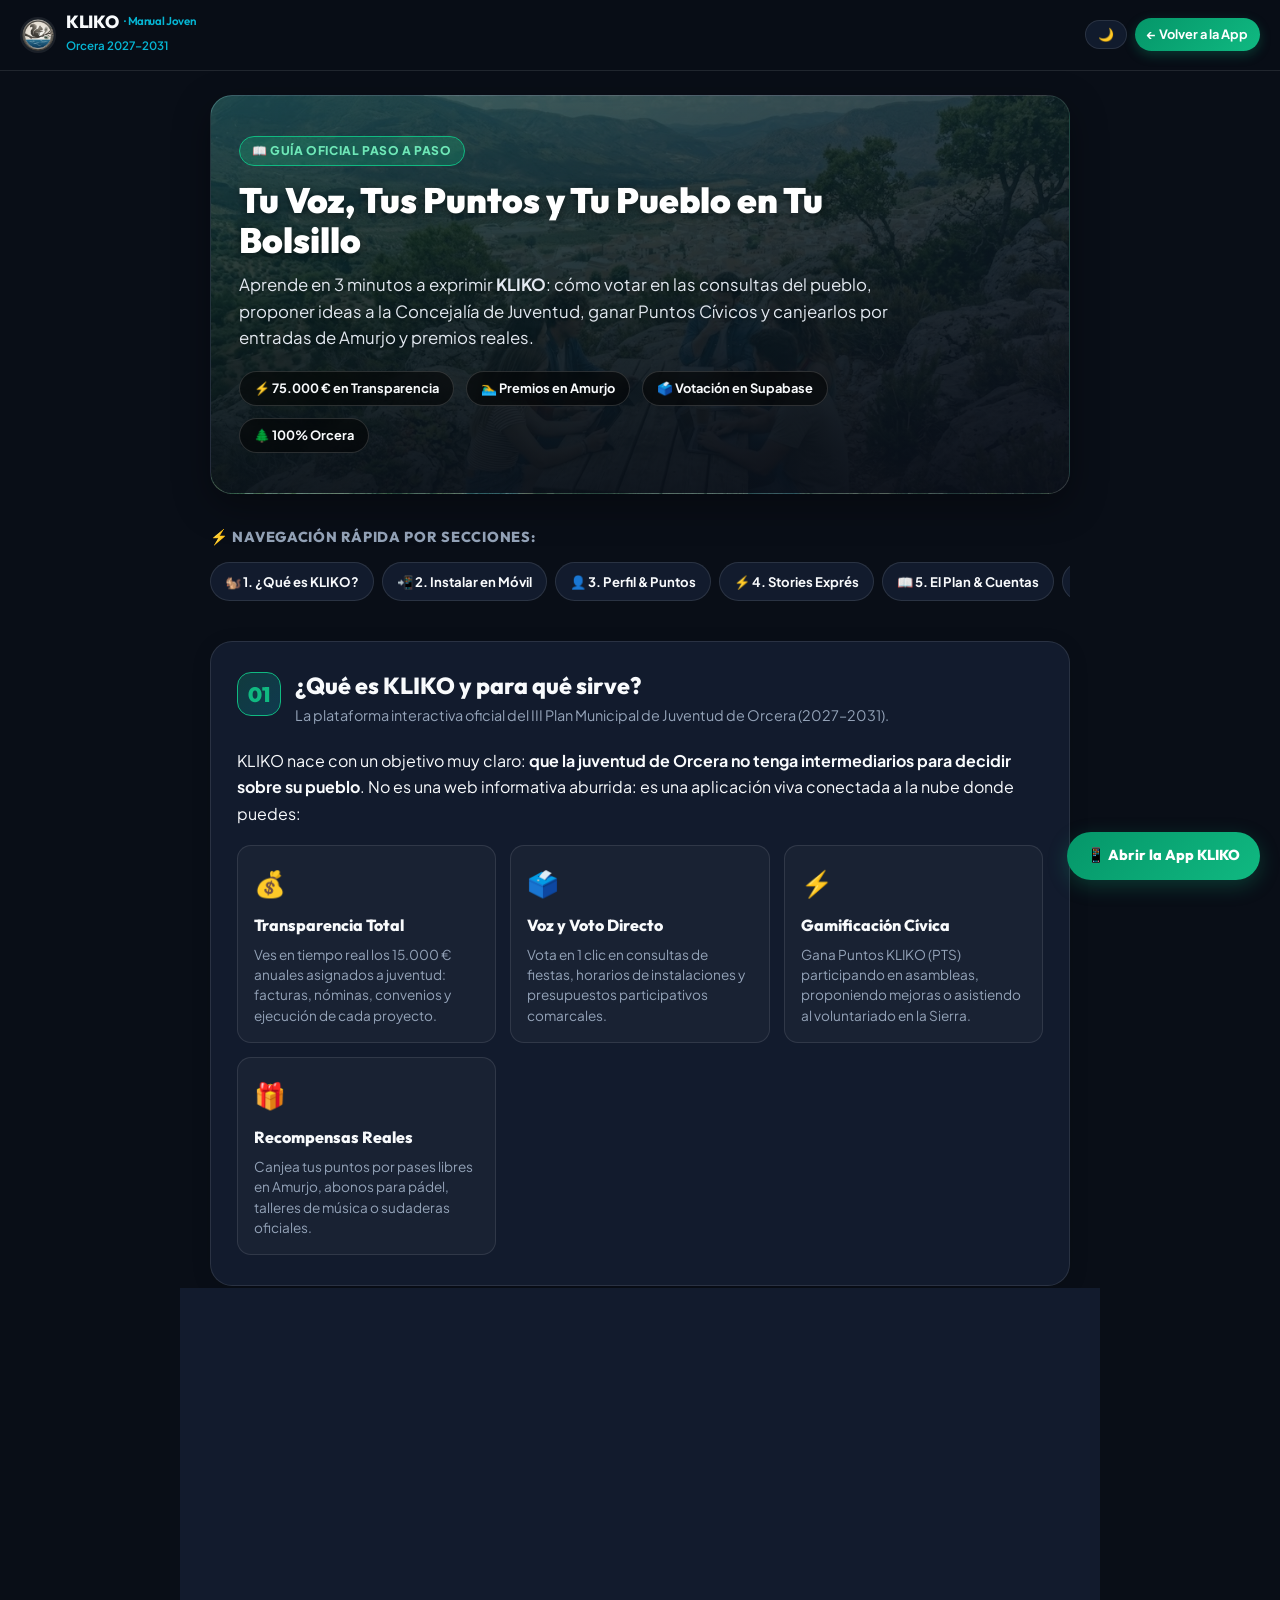
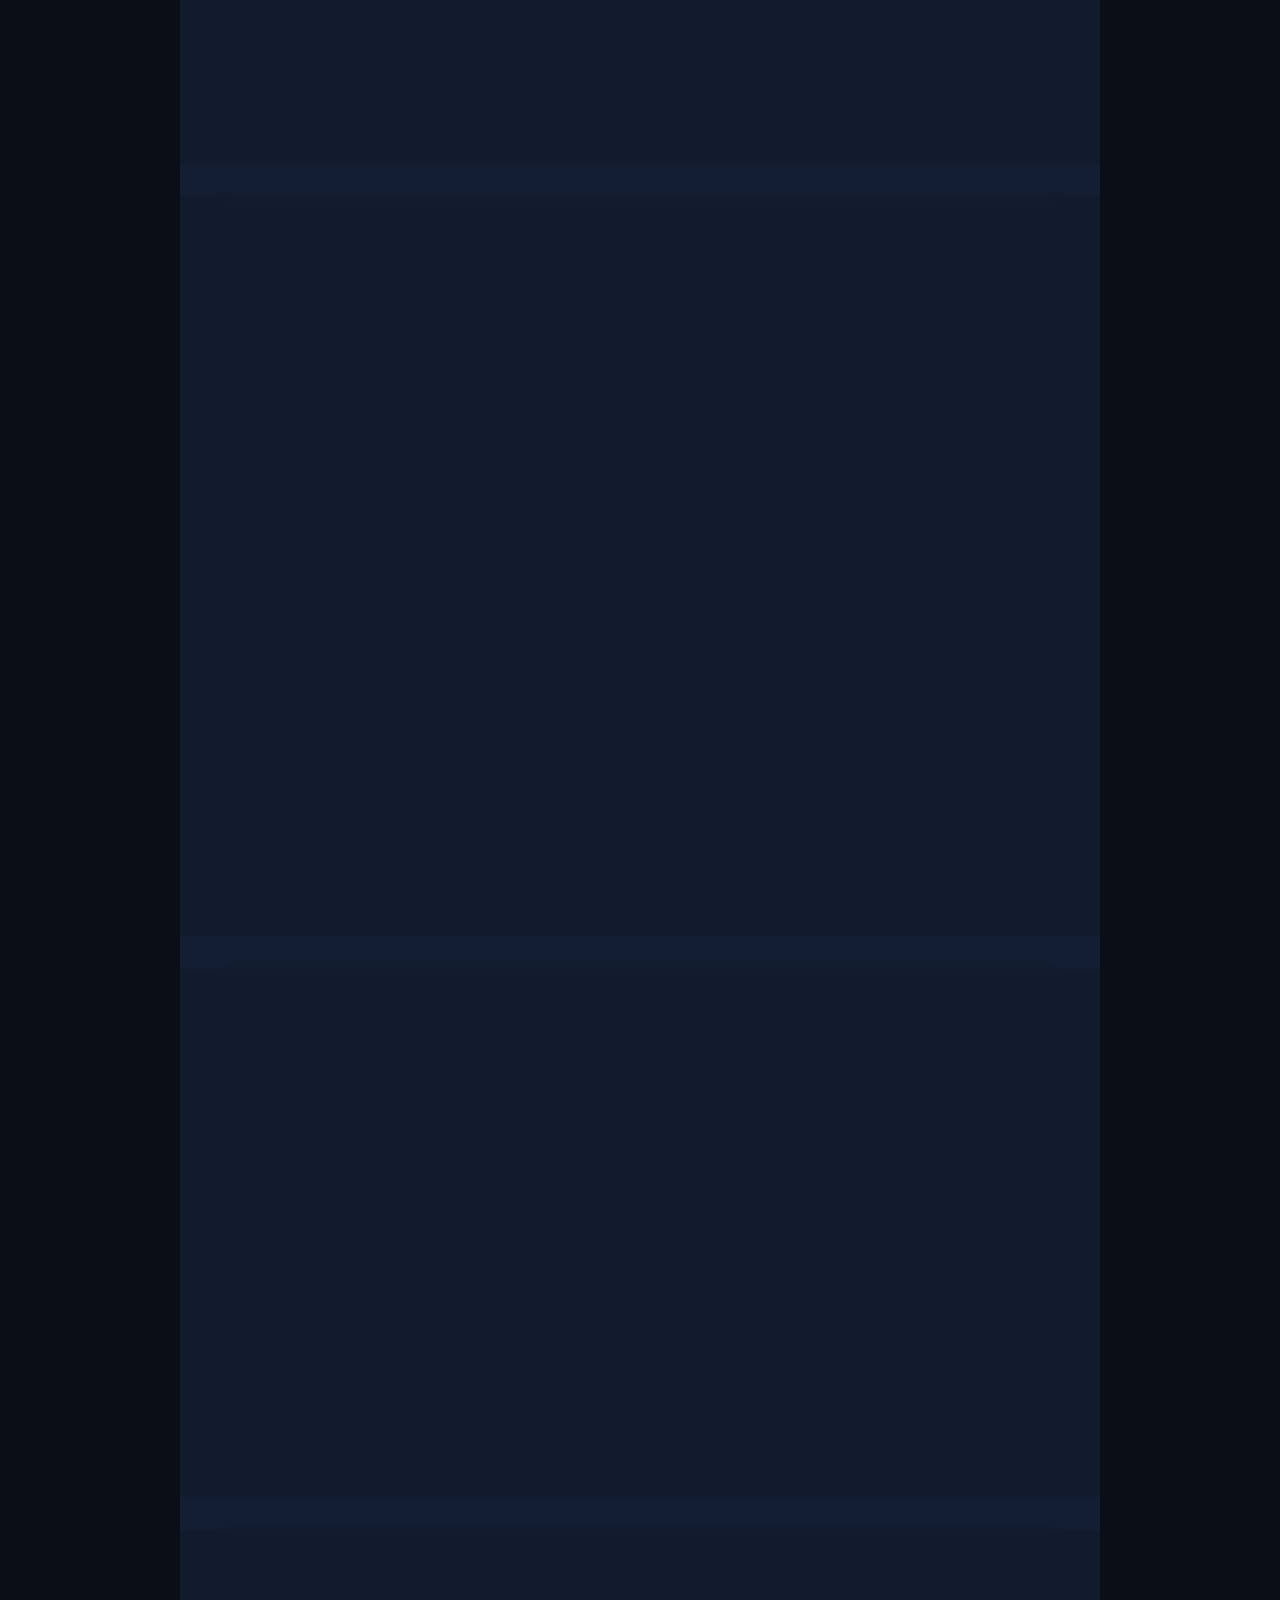
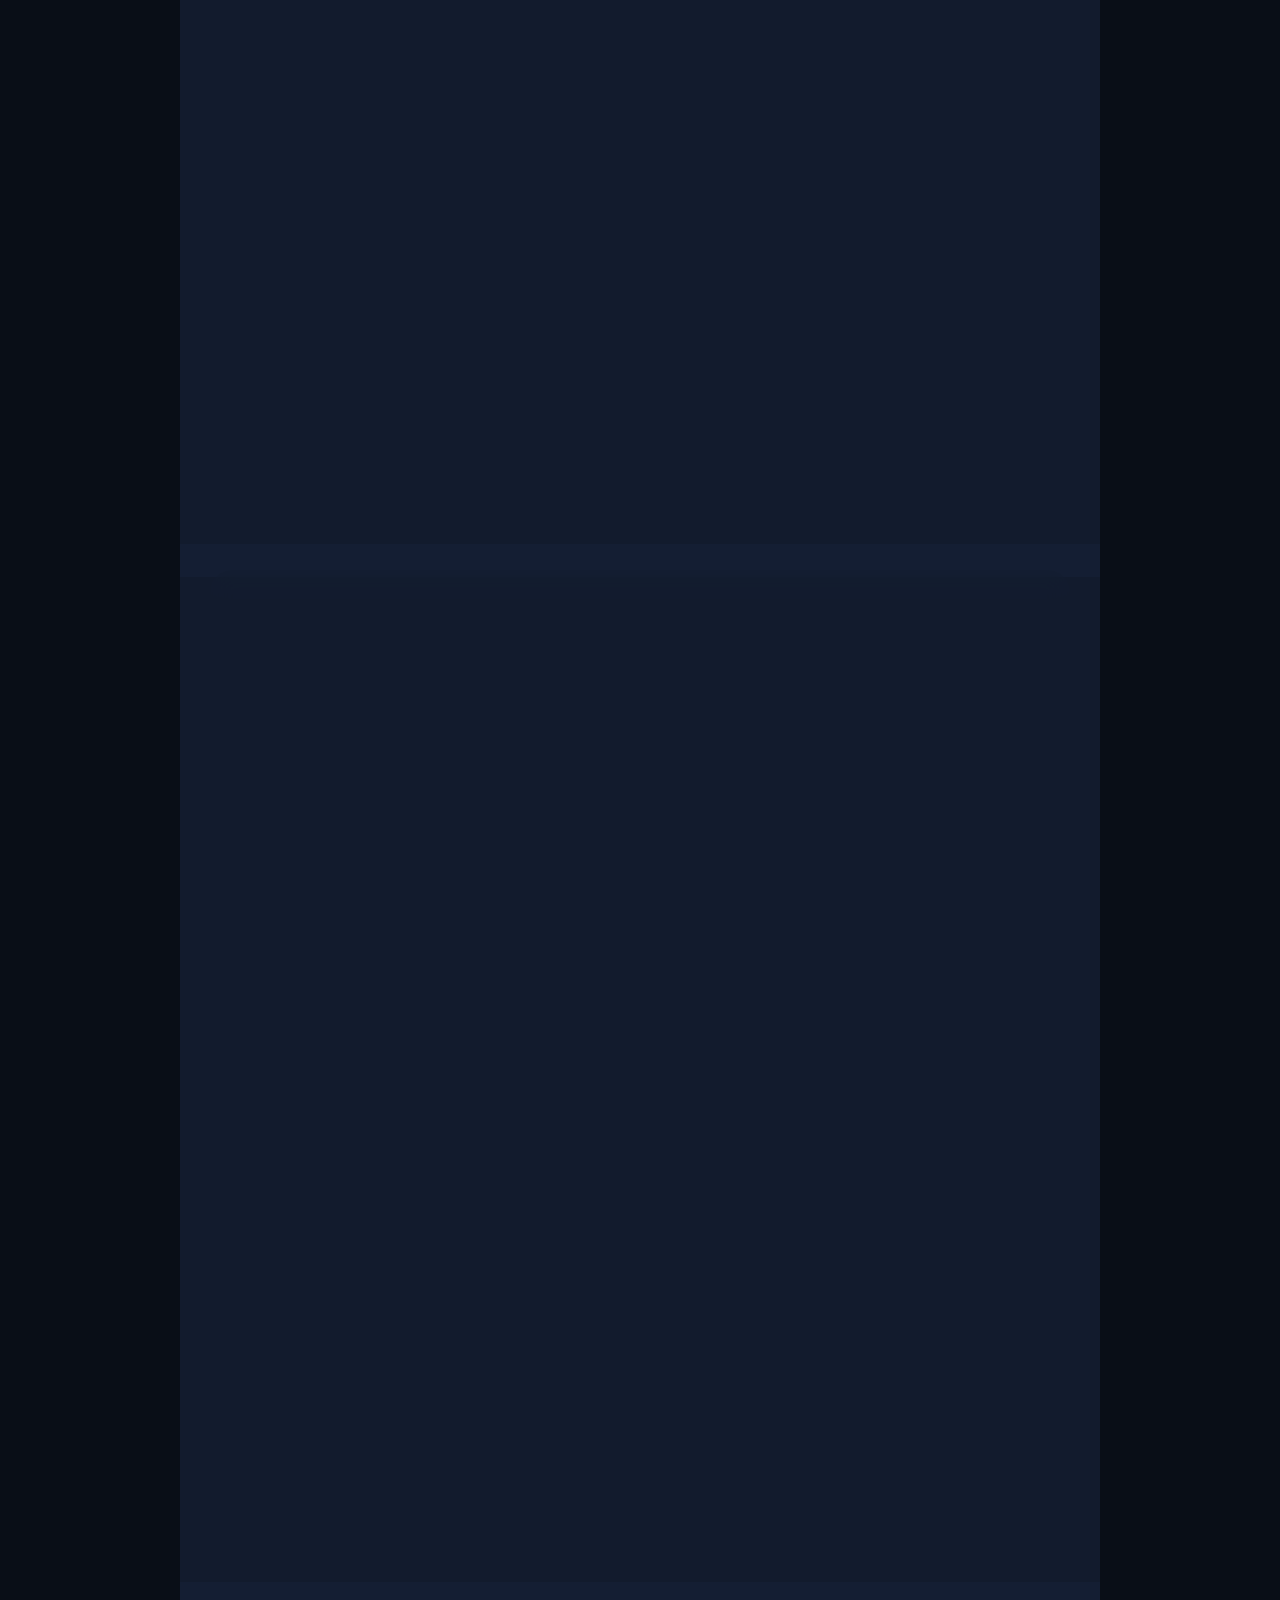
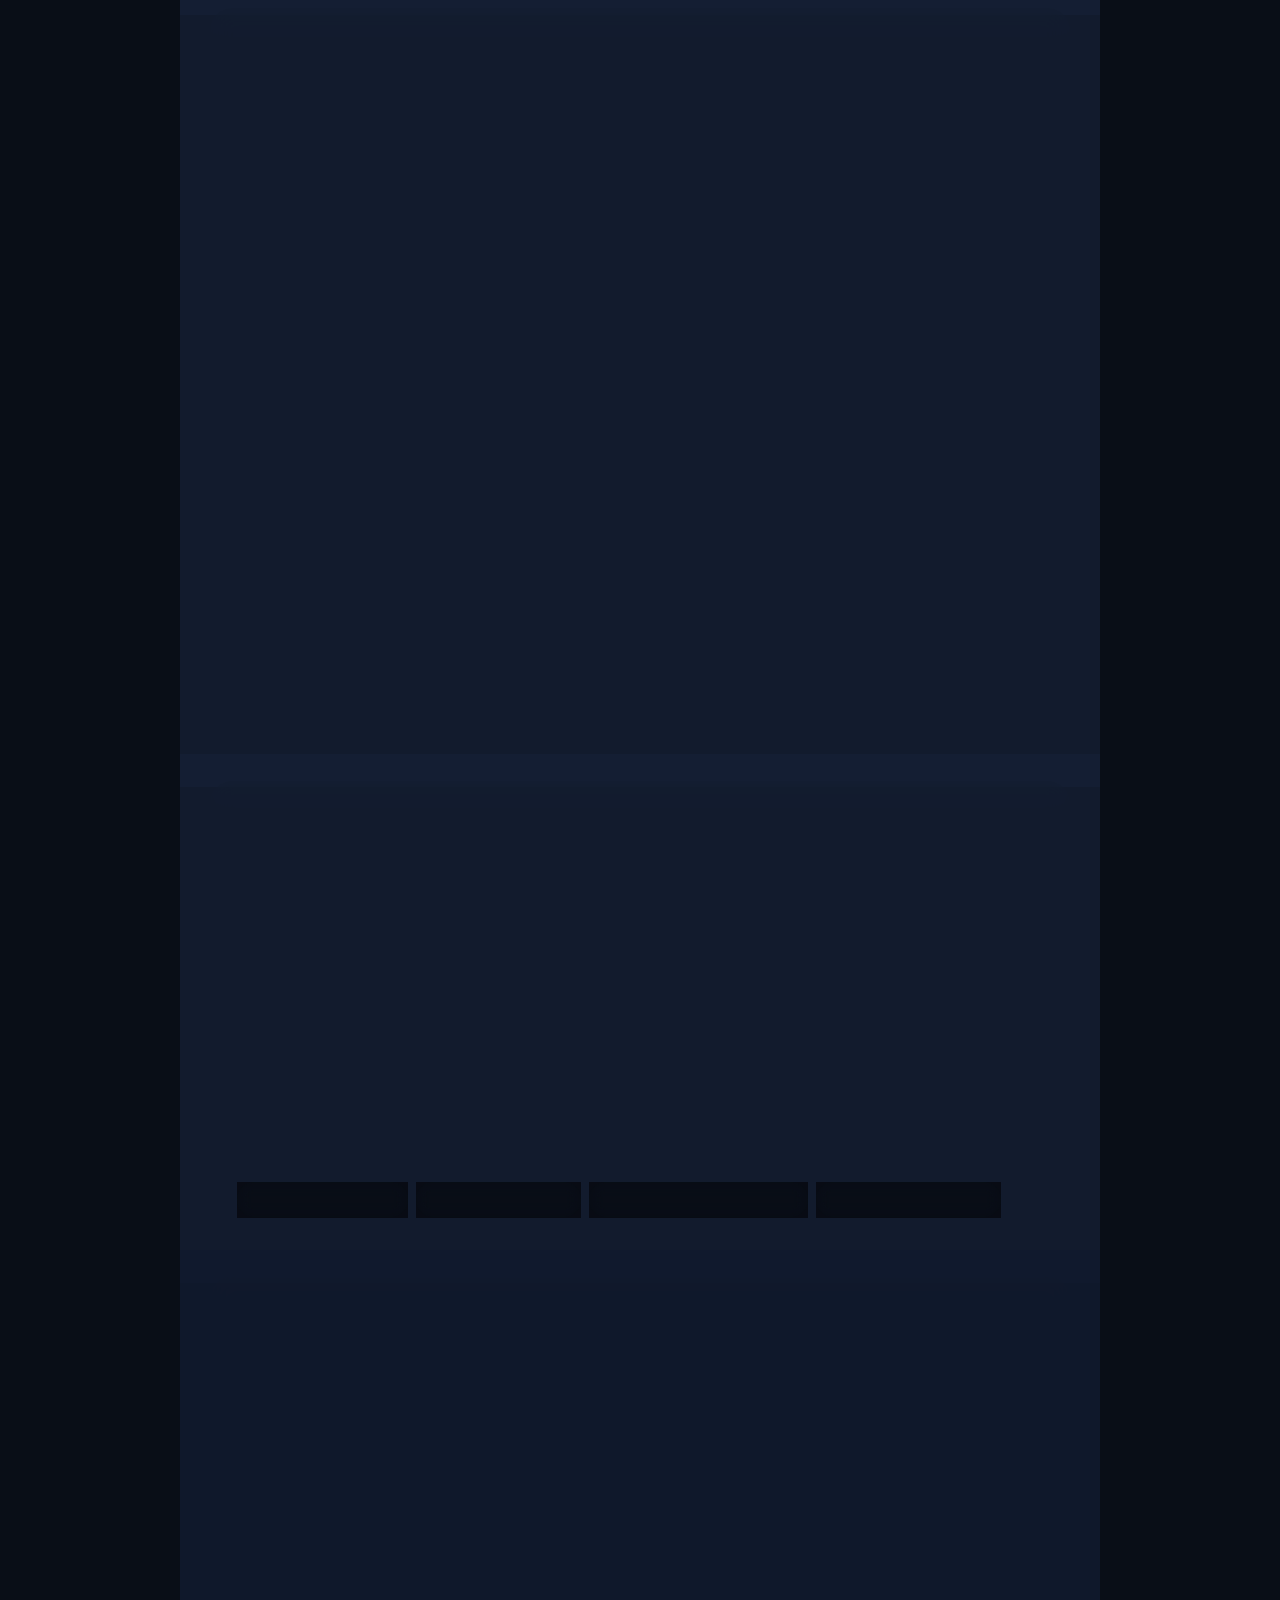
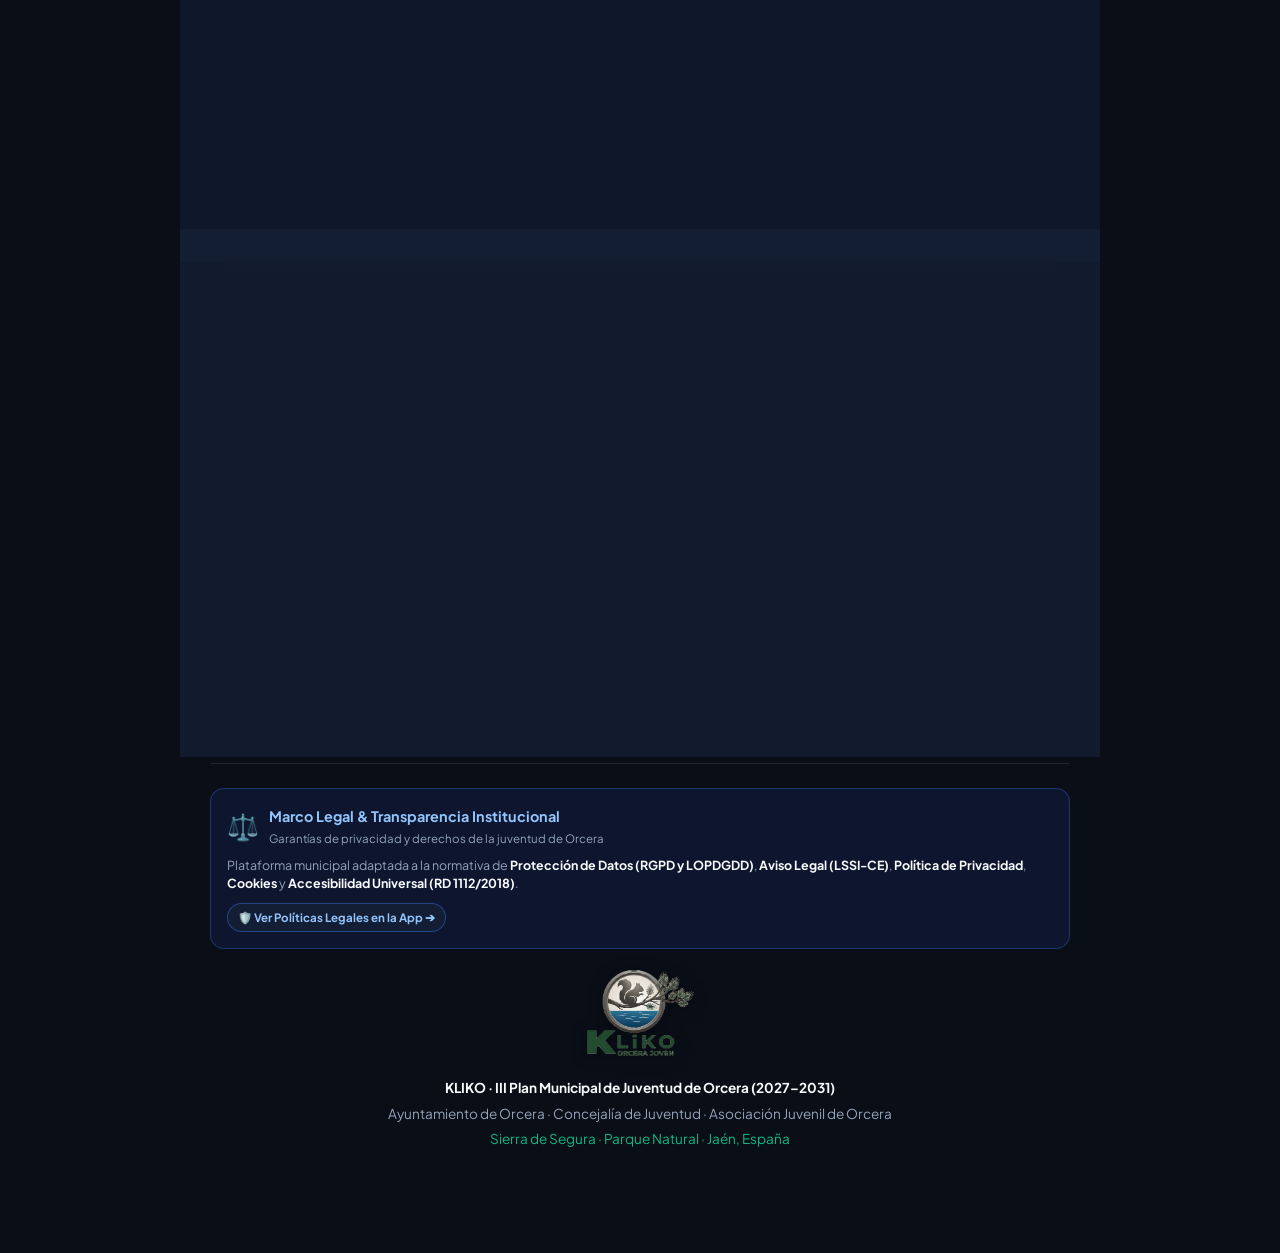
<file: manual.html>
<!DOCTYPE html>
<html lang="es" data-theme="dark">
<head>
  <meta charset="UTF-8">
  <meta name="viewport" content="width=device-width, initial-scale=1.0, maximum-scale=5.0">
  <title>Manual Oficial de Usuario: KLIKO · Tu Voz Decide en Orcera</title>
  <meta name="description" content="Guía completa paso a paso para jóvenes usuarias y usuarios de KLIKO. Aprende a votar, proponer ideas, acumular puntos y canjear premios en Orcera.">
  
  <link rel="icon" type="image/svg+xml" href="favicon.svg">
  <link rel="icon" type="image/png" sizes="32x32" href="favicon-32x32.png">
  <link rel="apple-touch-icon" sizes="180x180" href="apple-touch-icon.png">
  
  <link rel="preconnect" href="https://fonts.googleapis.com">
  <link rel="preconnect" href="https://fonts.gstatic.com" crossorigin>
  <link href="https://fonts.googleapis.com/css2?family=Outfit:wght@400;500;600;700;800;900&family=Plus+Jakarta+Sans:wght@400;500;600;700;800&display=swap" rel="stylesheet">
  
  <style>
    :root {
      --bg-dark: #090e17;
      --bg-card: rgba(22, 33, 54, 0.75);
      --bg-card-hover: rgba(30, 45, 74, 0.85);
      --surface-border: rgba(255, 255, 255, 0.1);
      --text-main: #f8fafc;
      --text-muted: #94a3b8;
      --pine-green: #064e3b;
      --emerald: #10b981;
      --emerald-glow: rgba(16, 185, 129, 0.25);
      --amurjo-cyan: #06b6d4;
      --amber: #f59e0b;
      --coral: #ef4444;
      --purple: #8b5cf6;
      --radius-sm: 8px;
      --radius-md: 14px;
      --radius-lg: 22px;
      --radius-full: 9999px;
      --font-display: 'Outfit', sans-serif;
      --font-body: 'Plus Jakarta Sans', sans-serif;
    }

    [data-theme="light"] {
      --bg-dark: #f0f4f8;
      --bg-card: rgba(255, 255, 255, 0.85);
      --bg-card-hover: rgba(255, 255, 255, 0.95);
      --surface-border: rgba(0, 0, 0, 0.08);
      --text-main: #0f172a;
      --text-muted: #475569;
      --emerald-glow: rgba(16, 185, 129, 0.15);
    }

    * {
      box-sizing: border-box;
      margin: 0;
      padding: 0;
    }

    body {
      font-family: var(--font-body);
      background: var(--bg-dark);
      color: var(--text-main);
      line-height: 1.65;
      padding-bottom: 80px;
      transition: background 0.3s ease, color 0.3s ease;
      overflow-x: hidden;
    }

    /* BARRA SUPERIOR FIJA */
    .manual-nav {
      position: sticky;
      top: 0;
      z-index: 1000;
      background: rgba(9, 14, 23, 0.88);
      backdrop-filter: blur(16px);
      border-bottom: 1px solid var(--surface-border);
      padding: 12px 20px;
      display: flex;
      align-items: center;
      justify-content: space-between;
      gap: 12px;
    }
    [data-theme="light"] .manual-nav {
      background: rgba(240, 244, 248, 0.88);
    }

    .nav-brand {
      display: flex;
      align-items: center;
      gap: 10px;
      text-decoration: none;
      color: inherit;
    }
    .nav-brand-logo {
      width: 36px;
      height: 36px;
      border-radius: var(--radius-full);
      object-fit: contain;
      background: rgba(255, 255, 255, 0.08);
      padding: 2px;
    }
    .nav-brand-text h1 {
      font-family: var(--font-display);
      font-size: 1.1rem;
      font-weight: 800;
      letter-spacing: -0.02em;
      line-height: 1.1;
      display: flex;
      align-items: center;
      gap: 6px;
    }
    .nav-brand-text span {
      font-size: 0.72rem;
      color: var(--amurjo-cyan);
      font-weight: 600;
    }

    .nav-actions {
      display: flex;
      align-items: center;
      gap: 8px;
    }
    .btn-nav-action {
      background: var(--bg-card);
      border: 1px solid var(--surface-border);
      color: var(--text-main);
      padding: 6px 12px;
      border-radius: var(--radius-full);
      font-size: 0.8rem;
      font-weight: 700;
      cursor: pointer;
      display: inline-flex;
      align-items: center;
      gap: 6px;
      text-decoration: none;
      transition: all 0.2s ease;
    }
    .btn-nav-action:hover {
      border-color: var(--emerald);
      transform: translateY(-1px);
    }
    .btn-back-app {
      background: linear-gradient(135deg, #059669, #10b981);
      color: #fff;
      border: none;
      box-shadow: 0 4px 12px var(--emerald-glow);
    }
    .btn-back-app:hover {
      transform: translateY(-1px) scale(1.02);
      box-shadow: 0 6px 16px var(--emerald-glow);
    }

    /* CONTENEDOR CENTRAL */
    .manual-container {
      max-width: 900px;
      margin: 0 auto;
      padding: 24px 20px;
    }

    /* HERO DEL MANUAL */
    .manual-hero {
      background: linear-gradient(145deg, rgba(6, 78, 59, 0.6) 0%, rgba(15, 23, 42, 0.8) 100%), url('img/hero-orcera-youth.jpg') center/cover no-repeat;
      border: 1px solid var(--surface-border);
      border-radius: var(--radius-lg);
      padding: 40px 28px;
      position: relative;
      overflow: hidden;
      margin-bottom: 32px;
      box-shadow: 0 12px 36px rgba(0, 0, 0, 0.35);
    }
    .manual-hero-overlay {
      position: absolute;
      inset: 0;
      background: linear-gradient(180deg, rgba(9, 14, 23, 0.3) 0%, rgba(9, 14, 23, 0.85) 100%);
      z-index: 1;
    }
    .manual-hero-content {
      position: relative;
      z-index: 2;
      max-width: 650px;
    }
    .hero-badge {
      display: inline-flex;
      align-items: center;
      gap: 6px;
      background: rgba(16, 185, 129, 0.25);
      border: 1px solid var(--emerald);
      color: #6ee7b7;
      padding: 4px 12px;
      border-radius: var(--radius-full);
      font-size: 0.75rem;
      font-weight: 800;
      text-transform: uppercase;
      letter-spacing: 0.05em;
      margin-bottom: 14px;
    }
    .manual-hero h2 {
      font-family: var(--font-display);
      font-size: 2.2rem;
      font-weight: 900;
      line-height: 1.15;
      color: #ffffff;
      margin-bottom: 12px;
      text-shadow: 0 2px 10px rgba(0,0,0,0.5);
    }
    .manual-hero p {
      font-size: 1.05rem;
      color: #e2e8f0;
      line-height: 1.55;
      margin-bottom: 20px;
      text-shadow: 0 1px 4px rgba(0,0,0,0.4);
    }
    .hero-quick-stats {
      display: flex;
      flex-wrap: wrap;
      gap: 12px;
    }
    .stat-pill {
      background: rgba(0, 0, 0, 0.55);
      backdrop-filter: blur(8px);
      border: 1px solid rgba(255, 255, 255, 0.15);
      padding: 6px 14px;
      border-radius: var(--radius-full);
      font-size: 0.8rem;
      font-weight: 700;
      color: #f8fafc;
      display: flex;
      align-items: center;
      gap: 6px;
    }

    /* ÍNDICE RÁPIDO (STICKY PILLS) */
    .quick-toc-wrapper {
      margin-bottom: 32px;
    }
    .quick-toc-title {
      font-family: var(--font-display);
      font-size: 0.9rem;
      font-weight: 800;
      text-transform: uppercase;
      letter-spacing: 0.05em;
      color: var(--text-muted);
      margin-bottom: 12px;
      display: flex;
      align-items: center;
      gap: 6px;
    }
    .quick-toc {
      display: flex;
      gap: 8px;
      overflow-x: auto;
      padding-bottom: 8px;
      scrollbar-width: thin;
    }
    .quick-toc a {
      white-space: nowrap;
      background: var(--bg-card);
      border: 1px solid var(--surface-border);
      color: var(--text-main);
      padding: 8px 14px;
      border-radius: var(--radius-full);
      font-size: 0.82rem;
      font-weight: 700;
      text-decoration: none;
      transition: all 0.2s ease;
      display: inline-flex;
      align-items: center;
      gap: 6px;
    }
    .quick-toc a:hover {
      background: var(--emerald-glow);
      border-color: var(--emerald);
      color: var(--emerald);
    }

    /* SECCIONES Y TARJETAS */
    .guide-section {
      background: var(--bg-card);
      border: 1px solid var(--surface-border);
      border-radius: var(--radius-lg);
      padding: 30px 26px;
      margin-bottom: 28px;
      backdrop-filter: blur(12px);
      box-shadow: 0 4px 20px rgba(0, 0, 0, 0.12);
      transition: border-color 0.2s ease;
    }
    .guide-section:hover {
      border-color: rgba(16, 185, 129, 0.4);
    }

    .section-header {
      display: flex;
      align-items: flex-start;
      gap: 14px;
      margin-bottom: 20px;
    }
    .section-step-num {
      width: 44px;
      height: 44px;
      border-radius: var(--radius-md);
      background: linear-gradient(135deg, rgba(16, 185, 129, 0.2), rgba(6, 182, 212, 0.2));
      border: 1px solid var(--emerald);
      color: var(--emerald);
      font-family: var(--font-display);
      font-size: 1.3rem;
      font-weight: 900;
      display: flex;
      align-items: center;
      justify-content: center;
      flex-shrink: 0;
    }
    .section-title-wrap h3 {
      font-family: var(--font-display);
      font-size: 1.45rem;
      font-weight: 800;
      line-height: 1.2;
      color: var(--text-main);
    }
    .section-title-wrap p {
      font-size: 0.9rem;
      color: var(--text-muted);
      margin-top: 4px;
    }

    /* GRID DE CARACTERÍSTICAS / PASOS */
    .steps-grid {
      display: grid;
      grid-template-columns: repeat(auto-fit, minmax(240px, 1fr));
      gap: 14px;
      margin-top: 18px;
    }
    .step-card {
      background: rgba(255, 255, 255, 0.03);
      border: 1px solid var(--surface-border);
      border-radius: var(--radius-md);
      padding: 16px;
      transition: transform 0.2s ease;
    }
    .step-card:hover {
      transform: translateY(-2px);
      background: rgba(255, 255, 255, 0.05);
    }
    .step-card-icon {
      font-size: 1.6rem;
      margin-bottom: 8px;
      display: inline-block;
    }
    .step-card h4 {
      font-family: var(--font-display);
      font-size: 1rem;
      font-weight: 800;
      margin-bottom: 6px;
      color: var(--text-main);
    }
    .step-card p {
      font-size: 0.85rem;
      color: var(--text-muted);
      line-height: 1.5;
    }

    /* PESTAÑAS INTERACTIVAS ANDROID / IOS */
    .platform-tabs {
      display: flex;
      gap: 8px;
      margin-bottom: 16px;
      background: rgba(0, 0, 0, 0.2);
      padding: 4px;
      border-radius: var(--radius-full);
      width: fit-content;
      border: 1px solid var(--surface-border);
    }
    .platform-tab-btn {
      background: transparent;
      border: none;
      color: var(--text-muted);
      padding: 6px 16px;
      border-radius: var(--radius-full);
      font-size: 0.85rem;
      font-weight: 700;
      cursor: pointer;
      transition: all 0.2s ease;
    }
    .platform-tab-btn.active {
      background: var(--emerald);
      color: #fff;
    }
    .platform-content {
      display: none;
      animation: fadeIn 0.3s ease;
    }
    .platform-content.active {
      display: block;
    }

    /* PUNTOS Y RECOMPENSAS */
    .points-table {
      width: 100%;
      border-collapse: collapse;
      margin-top: 14px;
      font-size: 0.9rem;
    }
    .points-table th, .points-table td {
      padding: 10px 14px;
      text-align: left;
      border-bottom: 1px solid var(--surface-border);
    }
    .points-table th {
      font-family: var(--font-display);
      font-weight: 800;
      color: var(--amurjo-cyan);
      background: rgba(255, 255, 255, 0.02);
    }
    .points-tag {
      display: inline-block;
      background: rgba(16, 185, 129, 0.18);
      color: #34d399;
      font-weight: 800;
      padding: 2px 8px;
      border-radius: var(--radius-full);
      font-size: 0.82rem;
    }

    /* CAJA DESTACADA / CALLOUT */
    .guide-callout {
      background: linear-gradient(135deg, rgba(6, 182, 212, 0.12), rgba(16, 185, 129, 0.12));
      border: 1px solid var(--amurjo-cyan);
      border-radius: var(--radius-md);
      padding: 18px 20px;
      margin: 18px 0;
      display: flex;
      gap: 14px;
      align-items: flex-start;
    }
    .guide-callout-icon {
      font-size: 1.8rem;
      flex-shrink: 0;
    }
    .guide-callout-body h4 {
      font-family: var(--font-display);
      font-size: 1rem;
      font-weight: 800;
      color: var(--amurjo-cyan);
      margin-bottom: 4px;
    }
    .guide-callout-body p {
      font-size: 0.88rem;
      color: var(--text-main);
      line-height: 1.5;
    }

    /* SIMULADOR INTERACTIVO DE PUNTOS */
    .points-calc-box {
      background: rgba(15, 23, 42, 0.6);
      border: 1px solid rgba(255, 255, 255, 0.12);
      border-radius: var(--radius-md);
      padding: 20px;
      margin-top: 18px;
    }
    .calc-checklist {
      display: grid;
      grid-template-columns: repeat(auto-fit, minmax(220px, 1fr));
      gap: 10px;
      margin: 14px 0;
    }
    .calc-check-item {
      display: flex;
      align-items: center;
      gap: 10px;
      background: rgba(255, 255, 255, 0.04);
      padding: 10px 14px;
      border-radius: var(--radius-sm);
      cursor: pointer;
      user-select: none;
      border: 1px solid transparent;
      transition: all 0.2s ease;
    }
    .calc-check-item:hover {
      background: rgba(255, 255, 255, 0.08);
      border-color: var(--surface-border);
    }
    .calc-check-item input[type="checkbox"] {
      width: 18px;
      height: 18px;
      accent-color: var(--emerald);
      cursor: pointer;
    }
    .calc-result-row {
      display: flex;
      align-items: center;
      justify-content: space-between;
      border-top: 1px solid var(--surface-border);
      padding-top: 14px;
      margin-top: 14px;
      flex-wrap: wrap;
      gap: 10px;
    }
    .calc-total-pill {
      font-family: var(--font-display);
      font-size: 1.3rem;
      font-weight: 900;
      color: var(--emerald);
    }
    .calc-reward-status {
      font-size: 0.88rem;
      font-weight: 700;
      color: var(--amurjo-cyan);
    }

    /* ACORDEÓN FAQ */
    .faq-item {
      border: 1px solid var(--surface-border);
      border-radius: var(--radius-md);
      margin-bottom: 10px;
      overflow: hidden;
      background: rgba(255, 255, 255, 0.02);
    }
    .faq-question {
      padding: 14px 18px;
      font-family: var(--font-display);
      font-weight: 700;
      font-size: 0.98rem;
      cursor: pointer;
      display: flex;
      align-items: center;
      justify-content: space-between;
      user-select: none;
    }
    .faq-question:hover {
      background: rgba(255, 255, 255, 0.04);
    }
    .faq-answer {
      padding: 0 18px 16px;
      font-size: 0.88rem;
      color: var(--text-muted);
      line-height: 1.6;
      display: none;
    }
    .faq-item.open .faq-answer {
      display: block;
    }
    .faq-item.open .faq-icon {
      transform: rotate(180deg);
    }
    .faq-icon {
      transition: transform 0.2s ease;
    }

    /* FOOTER */
    .manual-footer {
      text-align: center;
      margin-top: 40px;
      padding-top: 24px;
      border-top: 1px solid var(--surface-border);
      color: var(--text-muted);
      font-size: 0.85rem;
    }
    .manual-footer strong {
      color: var(--text-main);
    }

    /* BOTÓN VOLVER FLOTANTE EN MÓVIL */
    .floating-back-btn {
      position: fixed;
      bottom: 20px;
      right: 20px;
      background: linear-gradient(135deg, #059669, #10b981);
      color: #fff;
      padding: 12px 20px;
      border-radius: var(--radius-full);
      font-family: var(--font-display);
      font-weight: 800;
      font-size: 0.9rem;
      text-decoration: none;
      box-shadow: 0 6px 20px var(--emerald-glow);
      display: flex;
      align-items: center;
      gap: 8px;
      z-index: 999;
      transition: transform 0.2s ease;
    }
    .floating-back-btn:hover {
      transform: translateY(-3px) scale(1.03);
    }

    @keyframes fadeIn {
      from { opacity: 0; transform: translateY(6px); }
      to { opacity: 1; transform: translateY(0); }
    }

    @media (max-width: 600px) {
      .manual-hero {
        padding: 28px 18px;
      }
      .manual-hero h2 {
        font-size: 1.7rem;
      }
      .section-header {
        flex-direction: column;
        gap: 10px;
      }
      .manual-nav {
        padding: 10px 14px;
      }
      .nav-brand-text h1 span.subtitle-hide {
        display: none;
      }
    }
  </style>
</head>
<body>

  <!-- BARRA DE NAVEGACIÓN SUPERIOR -->
  <nav class="manual-nav">
    <a href="index.html" class="nav-brand">
      <img src="img/kliko_emblem.png" alt="KLIKO" class="nav-brand-logo">
      <div class="nav-brand-text">
        <h1>KLIKO <span class="subtitle-hide">· Manual Joven</span></h1>
        <span>Orcera 2027–2031</span>
      </div>
    </a>

    <div class="nav-actions">
      <button id="manual-theme-btn" class="btn-nav-action" title="Cambiar Tema Día/Noche">
        <span id="manual-theme-icon">🌙</span>
      </button>
      <a href="index.html" class="btn-nav-action btn-back-app">
        <span>← Volver a la App</span>
      </a>
    </div>
  </nav>

  <!-- CONTENEDOR PRINCIPAL -->
  <main class="manual-container">

    <!-- HERO DE BIENVENIDA -->
    <header class="manual-hero">
      <div class="manual-hero-overlay"></div>
      <div class="manual-hero-content">
        <span class="hero-badge">📖 Guía Oficial Paso a Paso</span>
        <h2>Tu Voz, Tus Puntos y Tu Pueblo en Tu Bolsillo</h2>
        <p>Aprende en 3 minutos a exprimir <strong>KLIKO</strong>: cómo votar en las consultas del pueblo, proponer ideas a la Concejalía de Juventud, ganar Puntos Cívicos y canjearlos por entradas de Amurjo y premios reales.</p>
        <div class="hero-quick-stats">
          <div class="stat-pill">⚡ 75.000 € en Transparencia</div>
          <div class="stat-pill">🏊‍♂️ Premios en Amurjo</div>
          <div class="stat-pill">🗳️ Votación en Supabase</div>
          <div class="stat-pill">🌲 100% Orcera</div>
        </div>
      </div>
    </header>

    <!-- ÍNDICE DE SALTO RÁPIDO -->
    <div class="quick-toc-wrapper">
      <div class="quick-toc-title">⚡ Navegación Rápida por Secciones:</div>
      <div class="quick-toc">
        <a href="#que-es-kliko">🐿️ 1. ¿Qué es KLIKO?</a>
        <a href="#instalacion-pwa">📲 2. Instalar en Móvil</a>
        <a href="#perfil-puntos">👤 3. Perfil & Puntos</a>
        <a href="#stories-expres">⚡ 4. Stories Exprés</a>
        <a href="#el-plan">📖 5. El Plan & Cuentas</a>
        <a href="#los-7-ejes">🎯 6. Los 7 Ejes</a>
        <a href="#premios-amurjo">🎁 7. Premios Amurjo</a>
        <a href="#buzon-joven">💡 8. Buzón Joven</a>
        <a href="#simulador">🧮 9. Simulador PTS</a>
        <a href="#faq">❓ 10. Preguntas Frecuentes</a>
      </div>
    </div>

    <!-- SECCIÓN 1: ¿QUÉ ES KLIKO? -->
    <section id="que-es-kliko" class="guide-section">
      <div class="section-header">
        <div class="section-step-num">01</div>
        <div class="section-title-wrap">
          <h3>¿Qué es KLIKO y para qué sirve?</h3>
          <p>La plataforma interactiva oficial del III Plan Municipal de Juventud de Orcera (2027–2031).</p>
        </div>
      </div>

      <p>KLIKO nace con un objetivo muy claro: <strong>que la juventud de Orcera no tenga intermediarios para decidir sobre su pueblo</strong>. No es una web informativa aburrida: es una aplicación viva conectada a la nube donde puedes:</p>

      <div class="steps-grid">
        <div class="step-card">
          <span class="step-card-icon">💰</span>
          <h4>Transparencia Total</h4>
          <p>Ves en tiempo real los 15.000 € anuales asignados a juventud: facturas, nóminas, convenios y ejecución de cada proyecto.</p>
        </div>
        <div class="step-card">
          <span class="step-card-icon">🗳️</span>
          <h4>Voz y Voto Directo</h4>
          <p>Vota en 1 clic en consultas de fiestas, horarios de instalaciones y presupuestos participativos comarcales.</p>
        </div>
        <div class="step-card">
          <span class="step-card-icon">⚡</span>
          <h4>Gamificación Cívica</h4>
          <p>Gana Puntos KLIKO (PTS) participando en asambleas, proponiendo mejoras o asistiendo al voluntariado en la Sierra.</p>
        </div>
        <div class="step-card">
          <span class="step-card-icon">🎁</span>
          <h4>Recompensas Reales</h4>
          <p>Canjea tus puntos por pases libres en Amurjo, abonos para pádel, talleres de música o sudaderas oficiales.</p>
        </div>
      </div>
    </section>

    <!-- SECCIÓN 2: INSTALACIÓN EN MÓVIL (PWA) -->
    <section id="instalacion-pwa" class="guide-section">
      <div class="section-header">
        <div class="section-step-num">02</div>
        <div class="section-title-wrap">
          <h3>Paso 0: Cómo instalar KLIKO en tu móvil en 5 segundos</h3>
          <p>Sin descargas de 100 MB ni tiendas de apps. Cero espacio ocupado.</p>
        </div>
      </div>

      <div class="platform-tabs">
        <button class="platform-tab-btn active" onclick="switchPlatform('android')">🤖 Android (Chrome)</button>
        <button class="platform-tab-btn" onclick="switchPlatform('ios')">🍎 iPhone (Safari)</button>
      </div>

      <div id="platform-android" class="platform-content active">
        <ol style="margin-left: 20px; line-height: 1.8; font-size: 0.95rem;">
          <li>Abre <strong>kliko-wheat.vercel.app</strong> en Google Chrome.</li>
          <li>Toca los <strong>tres puntos verticales (⋮)</strong> en la esquina superior derecha.</li>
          <li>Selecciona <strong>"Añadir a pantalla de inicio"</strong> o <strong>"Instalar aplicación"</strong>.</li>
          <li>¡Hecho! Aparecerá el icono de la ardilla de KLIKO en tu menú como cualquier app nativa.</li>
        </ol>
      </div>

      <div id="platform-ios" class="platform-content">
        <ol style="margin-left: 20px; line-height: 1.8; font-size: 0.95rem;">
          <li>Abre <strong>kliko-wheat.vercel.app</strong> en Safari.</li>
          <li>Toca el botón <strong>"Compartir"</strong> (el icono del cuadrado con una flecha hacia arriba ⎋ en la barra inferior).</li>
          <li>Baja por las opciones y pulsa <strong>"Añadir a la pantalla de inicio" (+)</strong>.</li>
          <li>Pulsa "Añadir" arriba a la derecha. ¡Ya tienes KLIKO a pantalla completa sin marco de navegador!</li>
        </ol>
      </div>

      <div class="guide-callout">
        <div class="guide-callout-icon">🌲</div>
        <div class="guide-callout-body">
          <h4>Funciona sin cobertura en la Sierra</h4>
          <p>KLIKO almacena los datos clave en el almacenamiento local de tu teléfono. Aunque te quedes sin cobertura en mitad de una ruta del Parque Natural, podrás consultar las acciones y tus códigos de canje.</p>
        </div>
      </div>
    </section>

    <!-- SECCIÓN 3: PERFIL Y PUNTOS CÍVICOS -->
    <section id="perfil-puntos" class="guide-section">
      <div class="section-header">
        <div class="section-step-num">03</div>
        <div class="section-title-wrap">
          <h3>Paso 1: Tu Perfil Joven y los Puntos Cívicos (⚡ PTS)</h3>
          <p>Conoce tu nivel cívico y cómo funciona el sistema de puntuación.</p>
        </div>
      </div>

      <p>En la cabecera verás siempre tu <strong>avatar</strong>, tu <strong>nivel</strong> y tu <strong>saldo de puntos</strong>:</p>

      <div class="steps-grid" style="margin-bottom: 20px;">
        <div class="step-card">
          <span class="step-card-icon">🥉</span>
          <h4>Nivel 1: Explorador/a</h4>
          <p>De 0 a 100 PTS. Empiezas conociendo el Plan y votando tus primeras consultas exprés.</p>
        </div>
        <div class="step-card">
          <span class="step-card-icon">🥈</span>
          <h4>Nivel 2: Activista</h4>
          <p>De 101 a 300 PTS. Ya propones iniciativas, debates y participas en actividades juveniles.</p>
        </div>
        <div class="step-card">
          <span class="step-card-icon">🥇</span>
          <h4>Nivel 3: Líder de Orcera</h4>
          <p>+300 PTS. Tienes voz prioritaria en el Pleno Joven y acceso a las recompensas premium de Amurjo.</p>
        </div>
      </div>

      <h4 style="font-family: var(--font-display); margin-top: 16px; margin-bottom: 8px;">Tabla de puntos oficiales:</h4>
      <table class="points-table">
        <thead>
          <tr>
            <th>Acción Participativa</th>
            <th>Puntos Ganados</th>
            <th>Frecuencia</th>
          </tr>
        </thead>
        <tbody>
          <tr>
            <td>🆕 Registro y bienvenida a la app</td>
            <td><span class="points-tag">+50 PTS</span></td>
            <td>Una vez</td>
          </tr>
          <tr>
            <td>🗳️ Votar en una Story / Consulta Exprés</td>
            <td><span class="points-tag">+20 PTS</span></td>
            <td>Por cada consulta</td>
          </tr>
          <tr>
            <td>💡 Publicar una nueva propuesta en el Buzón</td>
            <td><span class="points-tag">+30 PTS</span></td>
            <td>Por propuesta</td>
          </tr>
          <tr>
            <td>⭐ Calificar y valorar una acción del Plan</td>
            <td><span class="points-tag">+15 PTS</span></td>
            <td>Por cada valoración</td>
          </tr>
          <tr>
            <td>👥 Invitar a un colega a la app</td>
            <td><span class="points-tag">+25 PTS</span></td>
            <td>Por amigo registrado</td>
          </tr>
          <tr>
            <td>🌲 Asistir a voluntariado ambiental en la Sierra</td>
            <td><span class="points-tag">+40 PTS</span></td>
            <td>Por jornada</td>
          </tr>
        </tbody>
      </table>
    </section>

    <!-- SECCIÓN 4: STORIES EXPRÉS -->
    <section id="stories-expres" class="guide-section">
      <div class="section-header">
        <div class="section-step-num">04</div>
        <div class="section-title-wrap">
          <h3>Paso 2: Consultas Exprés (Stories en 1 Clic)</h3>
          <p>El formato más rápido de opinar sobre lo que pasa cada semana en el pueblo.</p>
        </div>
      </div>

      <p>Debajo de tu perfil verás una fila horizontal de <strong>historias interactivas circulares</strong> con un anillo iluminado, exactamente igual que en Instagram o TikTok:</p>

      <div class="steps-grid">
        <div class="step-card">
          <span class="step-card-icon">🏊‍♂️</span>
          <h4>Fiesta Amurjo</h4>
          <p>Elige qué estilo musical o temática prefieres para las aperturas nocturnas de verano.</p>
        </div>
        <div class="step-card">
          <span class="step-card-icon">🎧</span>
          <h4>Cursos DJ & Sonido</h4>
          <p>Vota el horario y temáticas de los nuevos talleres del Espacio Joven.</p>
        </div>
        <div class="step-card">
          <span class="step-card-icon">🗳️</span>
          <h4>Vota 1.000 €</h4>
          <p>Micro-presupuesto exprés: tú decides qué material deportivo o tecnológico se compra este mes.</p>
        </div>
      </div>

      <div class="guide-callout" style="margin-top: 18px;">
        <div class="guide-callout-icon">⚡</div>
        <div class="guide-callout-body">
          <h4>Voto instantáneo con recompensa</h4>
          <p>Al pulsar una historia se abre la consulta. Tocas tu respuesta preferida y al instante ves el % de votos del pueblo y tu cuenta suma <strong>+20 Puntos Cívicos</strong> de forma automática.</p>
        </div>
      </div>
    </section>

    <!-- SECCIÓN 5: PESTAÑA EL PLAN -->
    <section id="el-plan" class="guide-section">
      <div class="section-header">
        <div class="section-step-num">05</div>
        <div class="section-title-wrap">
          <h3>Paso 3: Pestaña "El Plan" (Transparencia y Finanzas)</h3>
          <p>Conoce las cuentas del Ayuntamiento sin filtros ni letra pequeña.</p>
        </div>
      </div>

      <p>En la primera pestaña de la barra inferior (<strong>📖 El Plan</strong>), tienes el cuadro de mando general del III Plan Quinquenal:</p>

      <div class="steps-grid">
        <div class="step-card">
          <span class="step-card-icon">📊</span>
          <h4>75.000 € Quinquenales</h4>
          <p>El presupuesto total blindado para los 5 años (2027–2031), distribuido en 15.000 € por ejercicio.</p>
        </div>
        <div class="step-card">
          <span class="step-card-icon">📈</span>
          <h4>Ejecución en Directo</h4>
          <p>La barra te muestra en qué porcentaje se ha gastado el dinero del año actual (ej. 10.260 € invertidos de 15.000 €).</p>
        </div>
        <div class="step-card">
          <span class="step-card-icon">🎯</span>
          <h4>63 Acciones Oficiales</h4>
          <p>El catálogo íntegro de proyectos planificados con fecha de inicio, duración y concejalía responsable.</p>
        </div>
        <div class="step-card">
          <span class="step-card-icon">⭐</span>
          <h4>Satisfacción Juvenil</h4>
          <p>La nota media ponderada de las opiniones emitidas por los jóvenes usuarios sobre el impacto de las medidas.</p>
        </div>
      </div>
    </section>

    <!-- SECCIÓN 6: LOS 7 EJES -->
    <section id="los-7-ejes" class="guide-section">
      <div class="section-header">
        <div class="section-step-num">06</div>
        <div class="section-title-wrap">
          <h3>Paso 4: Pestaña "7 Ejes en Acción"</h3>
          <p>La estructura completa de las áreas de trabajo de Orcera.</p>
        </div>
      </div>

      <p>Pulsa en la pestaña <strong>🎯 7 Ejes</strong> para navegar por las diferentes temáticas del Plan Municipal:</p>

      <div class="steps-grid">
        <div class="step-card">
          <span class="step-card-icon">🌲</span>
          <h4>1. Entorno Sostenible & Digital</h4>
          <p>Protección del Parque Natural, voluntariado verde, senderismo y conectividad rural de alta velocidad.</p>
        </div>
        <div class="step-card">
          <span class="step-card-icon">🎭</span>
          <h4>2. Ocio, Cultura & Deporte</h4>
          <p>Piscina de Amurjo, torneos deportivos nocturnos, conciertos, festivales y talleres culturales.</p>
        </div>
        <div class="step-card">
          <span class="step-card-icon">🚀</span>
          <h4>3. Empleo, Formación & Vivienda</h4>
          <p>Incentivos al emprendimiento rural, bolsas de vivienda joven, teletrabajo y formación profesional.</p>
        </div>
        <div class="step-card">
          <span class="step-card-icon">🗳️</span>
          <h4>4. Participación & Voluntariado</h4>
          <p>Pleno Joven municipal, dinamización de la Asociación Juvenil y presupuestos participativos.</p>
        </div>
        <div class="step-card">
          <span class="step-card-icon">❤️</span>
          <h4>5. Salud, Bienestar & Apoyo</h4>
          <p>Bienestar emocional, prevención de adicciones, salud mental comunitaria y espacios de escucha.</p>
        </div>
        <div class="step-card">
          <span class="step-card-icon">🌈</span>
          <h4>6. Igualdad & Convivencia</h4>
          <p>Puntos violeta en fiestas, sensibilización LGTBIQ+, tolerancia cero a la discriminación y respeto.</p>
        </div>
        <div class="step-card">
          <span class="step-card-icon">⚖️</span>
          <h4>7. Gobernanza & Transparencia</h4>
          <p>Evaluación pública de cada euro invertido y rendición de cuentas directa con la juventud.</p>
        </div>
      </div>

      <div class="guide-callout" style="margin-top: 18px;">
        <div class="guide-callout-icon">⭐</div>
        <div class="guide-callout-body">
          <h4>¡Valora las acciones con estrellas!</h4>
          <p>Al abrir la ficha de cualquier acción puedes calificarla de 1 a 5 estrellas y escribir tu opinión sincera. Con cada reseña válida ganas <strong>+15 PTS</strong> y los técnicos reciben tu feedback.</p>
        </div>
      </div>
    </section>

    <!-- SECCIÓN 7: PREMIOS AMURJO -->
    <section id="premios-amurjo" class="guide-section">
      <div class="section-header">
        <div class="section-step-num">07</div>
        <div class="section-title-wrap">
          <h3>Paso 5: Pestaña "Premios Amurjo" (Canjes de Recompensas)</h3>
          <p>Tu implicación cívica se premia con ocio, cultura y deporte real.</p>
        </div>
      </div>

      <p>Entra en la pestaña <strong>🎁 Premios Amurjo</strong> para consultar el catálogo de ventajas activas:</p>

      <div class="steps-grid">
        <div class="step-card" style="border-color: rgba(16, 185, 129, 0.4);">
          <span class="step-card-icon">🎁</span>
          <h4>Alta en Asociación Juvenil</h4>
          <p><strong>0 PTS (Gratis por registro)</strong>. Carnet digital de socio/a con voz y voto oficial en asambleas.</p>
        </div>
        <div class="step-card" style="border-color: rgba(6, 182, 212, 0.4);">
          <span class="step-card-icon">🏊‍♂️</span>
          <h4>Pase 1 Día para Amurjo</h4>
          <p><strong>200 PTS</strong>. Entrada gratuita a la mayor piscina natural de Europa en plena Sierra.</p>
        </div>
        <div class="step-card">
          <span class="step-card-icon">🎾</span>
          <h4>Abono Pádel / Gimnasio</h4>
          <p><strong>450 PTS</strong>. 1 mes de acceso a pistas deportivas y gimnasio municipal de Orcera.</p>
        </div>
        <div class="step-card">
          <span class="step-card-icon">🎧</span>
          <h4>Plaza Curso DJ</h4>
          <p><strong>350 PTS</strong>. Plaza preferente y reserva de mesa de mezclas en el Espacio Joven.</p>
        </div>
        <div class="step-card">
          <span class="step-card-icon">👕</span>
          <h4>Pack Merchandising KLIKO</h4>
          <p><strong>300 PTS</strong>. Sudadera oficial de algodón orgánico con el logo KLIKO + botella térmica.</p>
        </div>
      </div>

      <div class="guide-callout" style="margin-top: 20px;">
        <div class="guide-callout-icon">🎟️</div>
        <div class="guide-callout-body">
          <h4>¿Cómo se canjea en la vida real?</h4>
          <p>1. Pulsa en <strong>"Canjear Premio"</strong> en la recompensa que quieras.<br>
          2. La app genera tu <strong>Código Único</strong> (ejemplo: <code>AMURJO-7X9Q</code>) guardado en Supabase.<br>
          3. Enseña ese código desde tu móvil en la <strong>taquilla de Amurjo</strong> o en el <strong>Ayuntamiento</strong> para que te entreguen tu entrada o abono.</p>
        </div>
      </div>
    </section>

    <!-- SECCIÓN 8: BUZÓN JOVEN -->
    <section id="buzon-joven" class="guide-section">
      <div class="section-header">
        <div class="section-step-num">08</div>
        <div class="section-title-wrap">
          <h3>Paso 6: Pestaña "Buzón Joven" (Tus Propuestas a la Nube)</h3>
          <p>Construye el futuro de Orcera proponiendo ideas y votando las de tus amigos.</p>
        </div>
      </div>

      <p>En la pestaña <strong>💡 Buzón Joven</strong> puedes presentar cualquier propuesta de mejora para el pueblo:</p>

      <div class="steps-grid">
        <div class="step-card">
          <span class="step-card-icon">✍️</span>
          <h4>1. Envía tu Idea</h4>
          <p>Escribe un título atractivo, la descripción de tu propuesta, el eje temático y la ubicación en Orcera (+30 PTS).</p>
        </div>
        <div class="step-card">
          <span class="step-card-icon">👍</span>
          <h4>2. Votación Comunitaria</h4>
          <p>Lee las ideas de otros jóvenes y pulsa <strong>"Apoyar Idea"</strong>. Los votos se sincronizan al segundo vía Supabase.</p>
        </div>
        <div class="step-card">
          <span class="step-card-icon">🏛️</span>
          <h4>3. Al Pleno Joven</h4>
          <p>Las propuestas con mayor apoyo pasan a estudio técnico de viabilidad y se someten a votación en el Pleno.</p>
        </div>
      </div>

      <h4 style="font-family: var(--font-display); margin-top: 18px; margin-bottom: 8px;">El viaje de tu propuesta:</h4>
      <div style="display: flex; gap: 8px; flex-wrap: wrap; margin-top: 8px;">
        <span class="stat-pill" style="border-color: #f59e0b; color: #fbbf24;">🟡 En Votación Popular</span>
        <span class="stat-pill" style="border-color: #3b82f6; color: #60a5fa;">🔵 En Estudio Técnico</span>
        <span class="stat-pill" style="border-color: #10b981; color: #34d399;">🟢 Aprobada en Presupuestos</span>
        <span class="stat-pill" style="border-color: #8b5cf6; color: #c084fc;">🏆 ¡Ejecutada en Orcera!</span>
      </div>
    </section>

    <!-- SECCIÓN 9: SIMULADOR INTERACTIVO DE PUNTOS -->
    <section id="simulador" class="guide-section">
      <div class="section-header">
        <div class="section-step-num">09</div>
        <div class="section-title-wrap">
          <h3>Simulador Interactivo de Puntos KLIKO</h3>
          <p>Calcula cuántos puntos puedes ganar hoy y qué premios podrás desbloquear.</p>
        </div>
      </div>

      <div class="points-calc-box">
        <p style="font-size: 0.9rem; color: var(--text-muted);">Marca las cosas que te gustaría hacer en la app:</p>
        <div class="calc-checklist">
          <label class="calc-check-item">
            <input type="checkbox" value="50" onchange="updateCalc()" checked>
            <span>Darme de alta en la App (+50)</span>
          </label>
          <label class="calc-check-item">
            <input type="checkbox" value="20" onchange="updateCalc()" checked>
            <span>Votar en la Story de Amurjo (+20)</span>
          </label>
          <label class="calc-check-item">
            <input type="checkbox" value="20" onchange="updateCalc()" checked>
            <span>Votar en la Story de Cursos DJ (+20)</span>
          </label>
          <label class="calc-check-item">
            <input type="checkbox" value="30" onchange="updateCalc()" checked>
            <span>Enviar una propuesta al Buzón (+30)</span>
          </label>
          <label class="calc-check-item">
            <input type="checkbox" value="25" onchange="updateCalc()">
            <span>Invitar a 2 colegas (+50)</span>
          </label>
          <label class="calc-check-item">
            <input type="checkbox" value="45" onchange="updateCalc()">
            <span>Valorar 3 acciones con estrellas (+45)</span>
          </label>
          <label class="calc-check-item">
            <input type="checkbox" value="40" onchange="updateCalc()">
            <span>Participar en voluntariado (+40)</span>
          </label>
        </div>

        <div class="calc-result-row">
          <div>
            <span style="font-size: 0.85rem; color: var(--text-muted);">Total de Puntos Estimados:</span>
            <div class="calc-total-pill" id="calc-pts-display">120 PTS</div>
          </div>
          <div class="calc-reward-status" id="calc-reward-desc">
            🎉 ¡Ya tienes el Alta Oficial Gratis en la Asociación!
          </div>
        </div>
      </div>
    </section>

    <!-- SECCIÓN 10: FAQ PREGUNTAS FRECUENTES -->
    <section id="faq" class="guide-section">
      <div class="section-header">
        <div class="section-step-num">10</div>
        <div class="section-title-wrap">
          <h3>Preguntas Frecuentes de la Juventud (FAQ)</h3>
          <p>Resolvemos las dudas más habituales.</p>
        </div>
      </div>

      <div class="faq-item">
        <div class="faq-question" onclick="toggleFaq(this)">
          <span>¿Tengo que pagar algo por usar KLIKO o canjear los premios?</span>
          <span class="faq-icon">▼</span>
        </div>
        <div class="faq-answer">
          No, en absoluto. KLIKO es una iniciativa 100% pública y gratuita impulsada por el Ayuntamiento de Orcera dentro del III Plan Municipal de Juventud. Todas las recompensas están financiadas por las partidas municipales asignadas.
        </div>
      </div>

      <div class="faq-item">
        <div class="faq-question" onclick="toggleFaq(this)">
          <span>¿Qué edades comprende el Plan Joven de Orcera?</span>
          <span class="faq-icon">▼</span>
        </div>
        <div class="faq-answer">
          Principalmente personas de entre 12 y 30 años (y simpatizantes o familias vinculadas a la vida juvenil y deportiva de Orcera).
        </div>
      </div>

      <div class="faq-item">
        <div class="faq-question" onclick="toggleFaq(this)">
          <span>¿Se pierden mis puntos si borro las cookies de mi teléfono?</span>
          <span class="faq-icon">▼</span>
        </div>
        <div class="faq-answer">
          No. Tu cuenta y tus puntos están sincronizados con la base de datos de Supabase en la nube. Si tienes dudas, puedes consultar en el Espacio Joven o en la Concejalía indicando tu nombre de usuario.
        </div>
      </div>

      <div class="faq-item">
        <div class="faq-question" onclick="toggleFaq(this)">
          <span>¿Quién revisa las propuestas del Buzón?</span>
          <span class="faq-icon">▼</span>
        </div>
        <div class="faq-answer">
          Las propuestas ciudadanas son moderadas por el equipo técnico de juventud y evaluadas por la Concejalía de Juventud. Periódicamente se presentan en el Pleno Joven para acordar su ejecución presupuestaria.
        </div>
      </div>

      <div class="faq-item">
        <div class="faq-question" onclick="toggleFaq(this)">
          <span>¿Cómo contacto si tengo una incidencia o sugerencia urgente?</span>
          <span class="faq-icon">▼</span>
        </div>
        <div class="faq-answer">
          Puedes enviar tu mensaje a través del formulario del Buzón Joven seleccionando "Incidencia / Sugerencia" o acudir en persona al Espacio Joven y Telecentro Municipal de Orcera.
        </div>
      </div>
    </section>

    <!-- PIE DE PÁGINA Y MARCO DE POLÍTICAS DE LA UNIÓN EUROPEA -->
    <footer class="manual-footer">
      <div style="background: rgba(30, 58, 138, 0.2); border: 1px solid rgba(59, 130, 246, 0.3); border-radius: var(--radius-md); padding: 16px; margin-bottom: 20px; text-align: left;">
        <div style="display: flex; align-items: center; gap: 10px; margin-bottom: 8px;">
          <span style="font-size: 1.6rem;">⚖️</span>
          <div>
            <strong style="color: #93c5fd; font-size: 0.9rem;">Marco Legal & Transparencia Institucional</strong>
            <div style="font-size: 0.72rem; color: var(--text-muted);">Garantías de privacidad y derechos de la juventud de Orcera</div>
          </div>
        </div>
        <p style="font-size: 0.78rem; color: var(--text-muted); line-height: 1.5; margin-bottom: 10px;">
          Plataforma municipal adaptada a la normativa de <strong>Protección de Datos (RGPD y LOPDGDD)</strong>, <strong>Aviso Legal (LSSI-CE)</strong>, <strong>Política de Privacidad</strong>, <strong>Cookies</strong> y <strong>Accesibilidad Universal (RD 1112/2018)</strong>.
        </p>
        <div style="display: flex; flex-wrap: wrap; gap: 6px;">
          <a href="index.html" class="btn-nav-action" style="font-size: 0.72rem; padding: 4px 10px; border-color: rgba(59, 130, 246, 0.4); color: #93c5fd;">🛡️ Ver Políticas Legales en la App ➔</a>
        </div>
      </div>

      <img src="img/kliko_logo_clean.png" alt="KLIKO" style="width: 110px; margin-bottom: 12px; filter: drop-shadow(0 2px 8px rgba(0,0,0,0.3));">
      <p><strong>KLIKO · III Plan Municipal de Juventud de Orcera (2027–2031)</strong></p>
      <p style="margin-top: 4px;">Ayuntamiento de Orcera · Concejalía de Juventud · Asociación Juvenil de Orcera</p>
      <p style="margin-top: 2px; color: var(--emerald);">Sierra de Segura · Parque Natural · Jaén, España</p>
    </footer>

  </main>

  <!-- BOTÓN FLOTANTE INFERIOR -->
  <a href="index.html" class="floating-back-btn">
    <span>📱 Abrir la App KLIKO</span>
  </a>

  <script>
    // Conmutador de tema Día / Noche
    const themeBtn = document.getElementById('manual-theme-btn');
    const themeIcon = document.getElementById('manual-theme-icon');
    const htmlElem = document.documentElement;

    // Detectar tema actual desde localStorage
    const savedTheme = localStorage.getItem('kliko_theme') || 'dark';
    htmlElem.setAttribute('data-theme', savedTheme);
    themeIcon.textContent = savedTheme === 'dark' ? '🌙' : '☀️';

    themeBtn.addEventListener('click', () => {
      const current = htmlElem.getAttribute('data-theme');
      const next = current === 'dark' ? 'light' : 'dark';
      htmlElem.setAttribute('data-theme', next);
      localStorage.setItem('kliko_theme', next);
      themeIcon.textContent = next === 'dark' ? '🌙' : '☀️';
    });

    // Pestañas de plataforma Android / iOS
    function switchPlatform(plat) {
      document.querySelectorAll('.platform-tab-btn').forEach(b => b.classList.remove('active'));
      document.querySelectorAll('.platform-content').forEach(c => c.classList.remove('active'));
      if (plat === 'android') {
        document.querySelectorAll('.platform-tab-btn')[0].classList.add('active');
        document.getElementById('platform-android').classList.add('active');
      } else {
        document.querySelectorAll('.platform-tab-btn')[1].classList.add('active');
        document.getElementById('platform-ios').classList.add('active');
      }
    }

    // Acordeón FAQ
    function toggleFaq(btn) {
      const item = btn.parentElement;
      item.classList.toggle('open');
    }

    // Simulador interactivo de puntos
    function updateCalc() {
      const checks = document.querySelectorAll('.calc-check-item input[type="checkbox"]');
      let total = 0;
      checks.forEach(c => {
        if (c.checked) {
          total += parseInt(c.value, 10);
        }
      });
      const display = document.getElementById('calc-pts-display');
      const rewardDesc = document.getElementById('calc-reward-desc');
      display.textContent = total + ' PTS';

      if (total >= 450) {
        rewardDesc.textContent = '🏆 ¡Desbloqueas el Abono Completo de Pádel y Gimnasio!';
      } else if (total >= 350) {
        rewardDesc.textContent = '🎧 ¡Desbloqueas la Plaza Preferente en Cursos DJ!';
      } else if (total >= 300) {
        rewardDesc.textContent = '👕 ¡Desbloqueas la Sudadera y Botella Oficial KLIKO!';
      } else if (total >= 200) {
        rewardDesc.textContent = '🏊‍♂️ ¡Desbloqueas un Pase Gratis para la Piscina de Amurjo!';
      } else if (total >= 50) {
        rewardDesc.textContent = '🎁 ¡Desbloqueas el Alta Gratuita en la Asociación Juvenil!';
      } else {
        rewardDesc.textContent = '⚡ Sigue participando para desbloquear premios';
      }
    }

    // Ejecutar cálculo inicial
    updateCalc();
  </script>
</body>
</html>
</file>
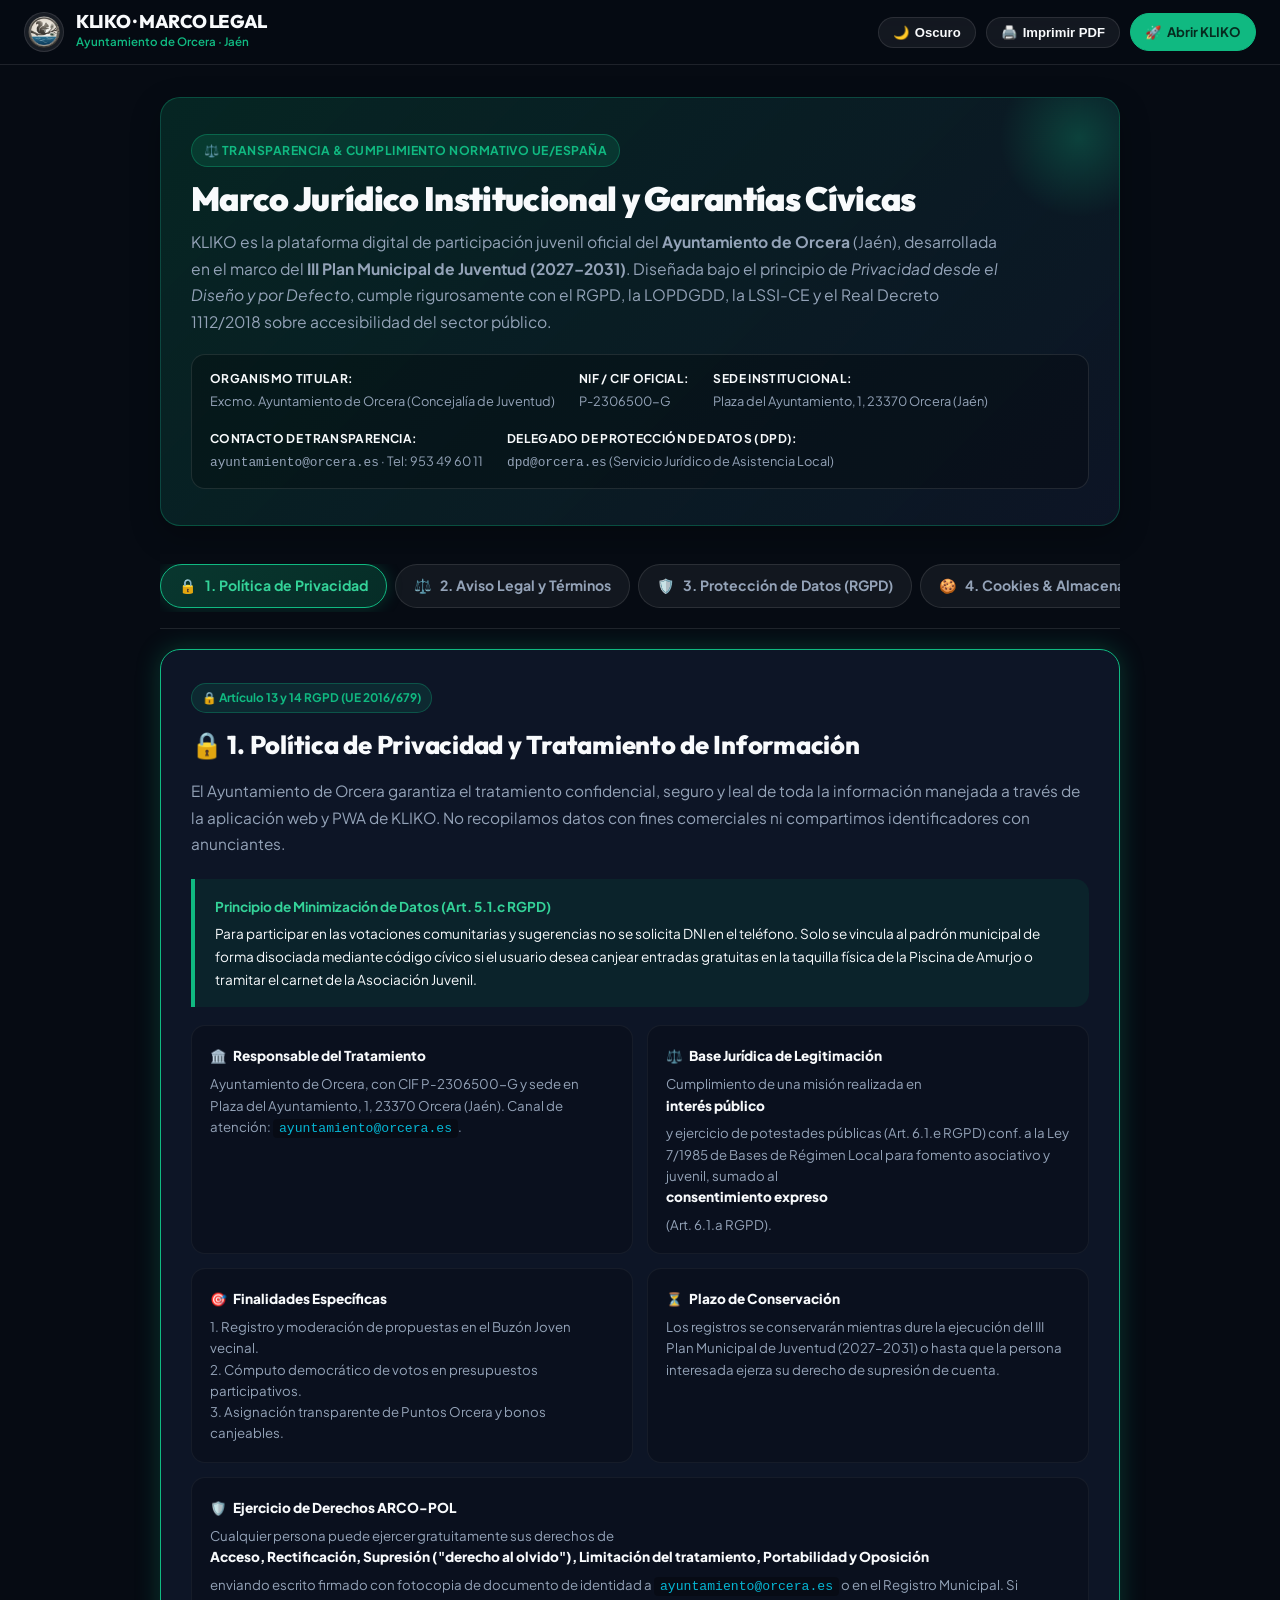
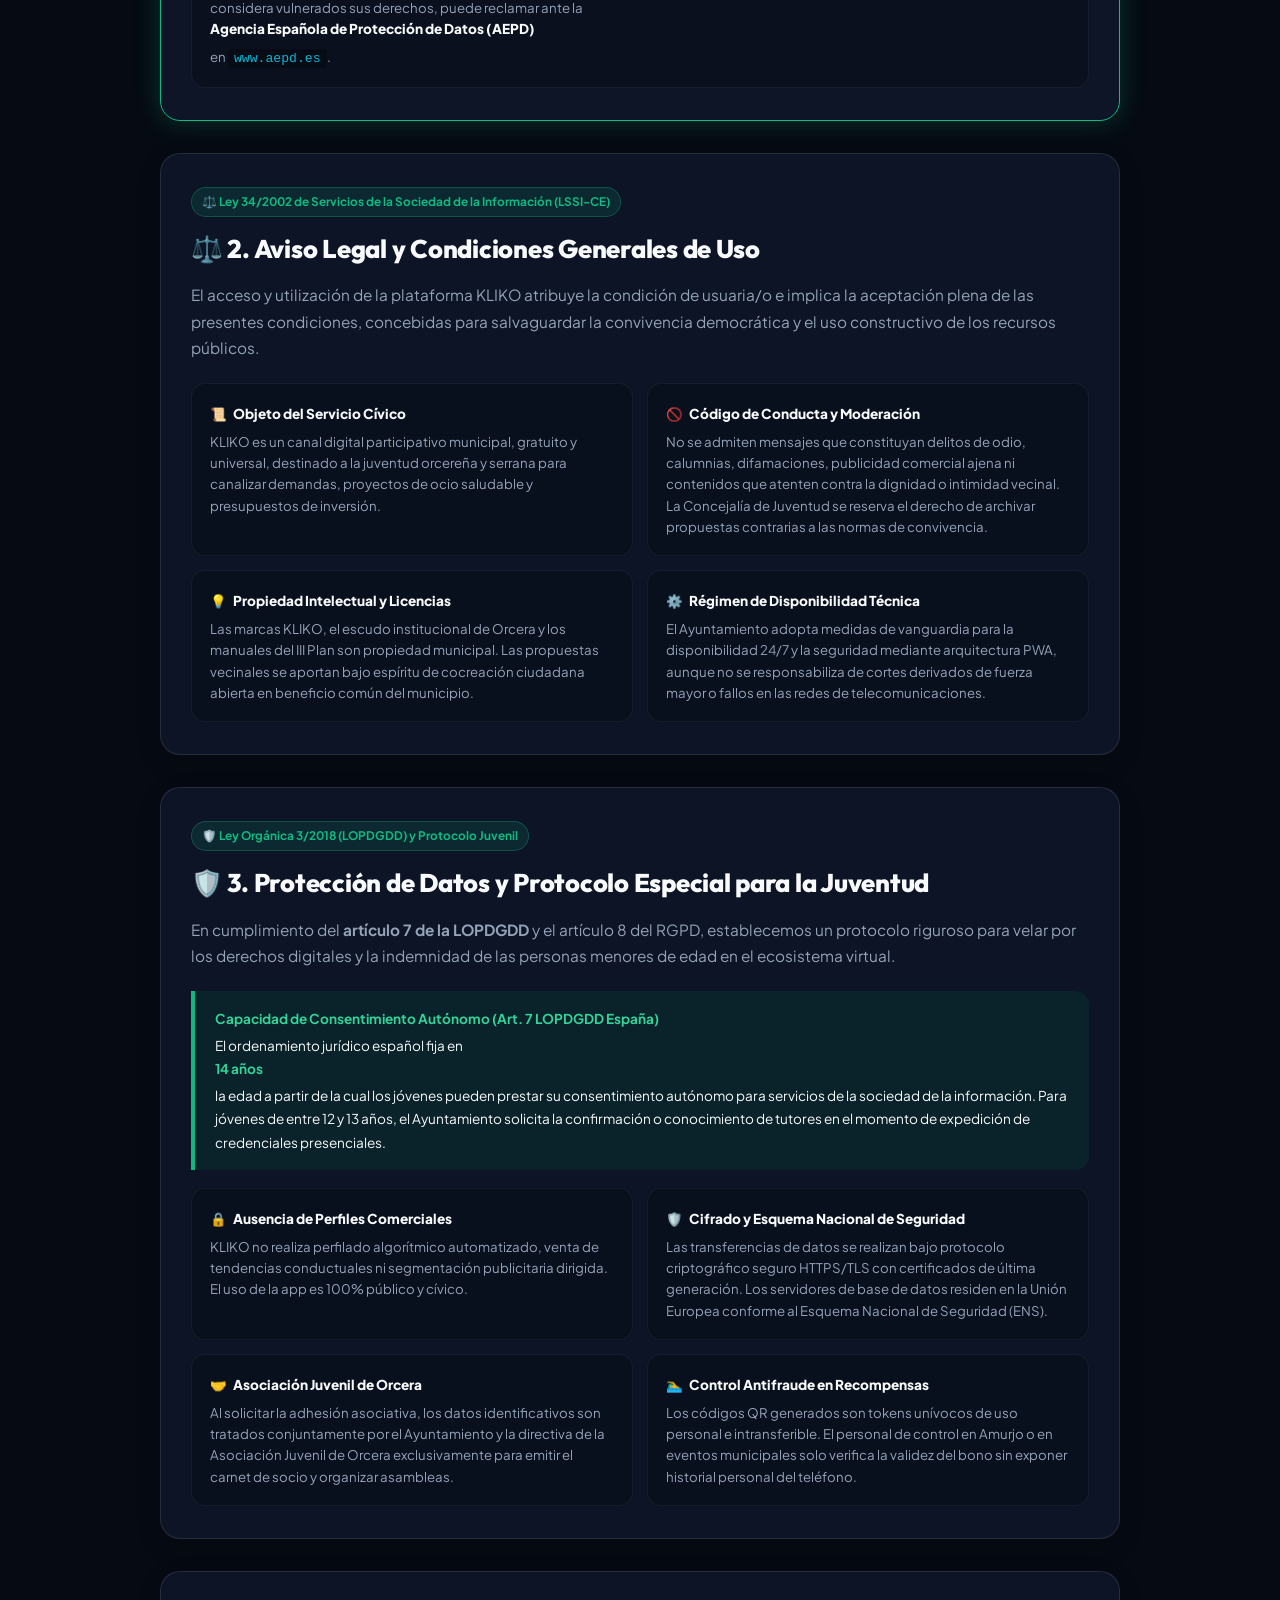
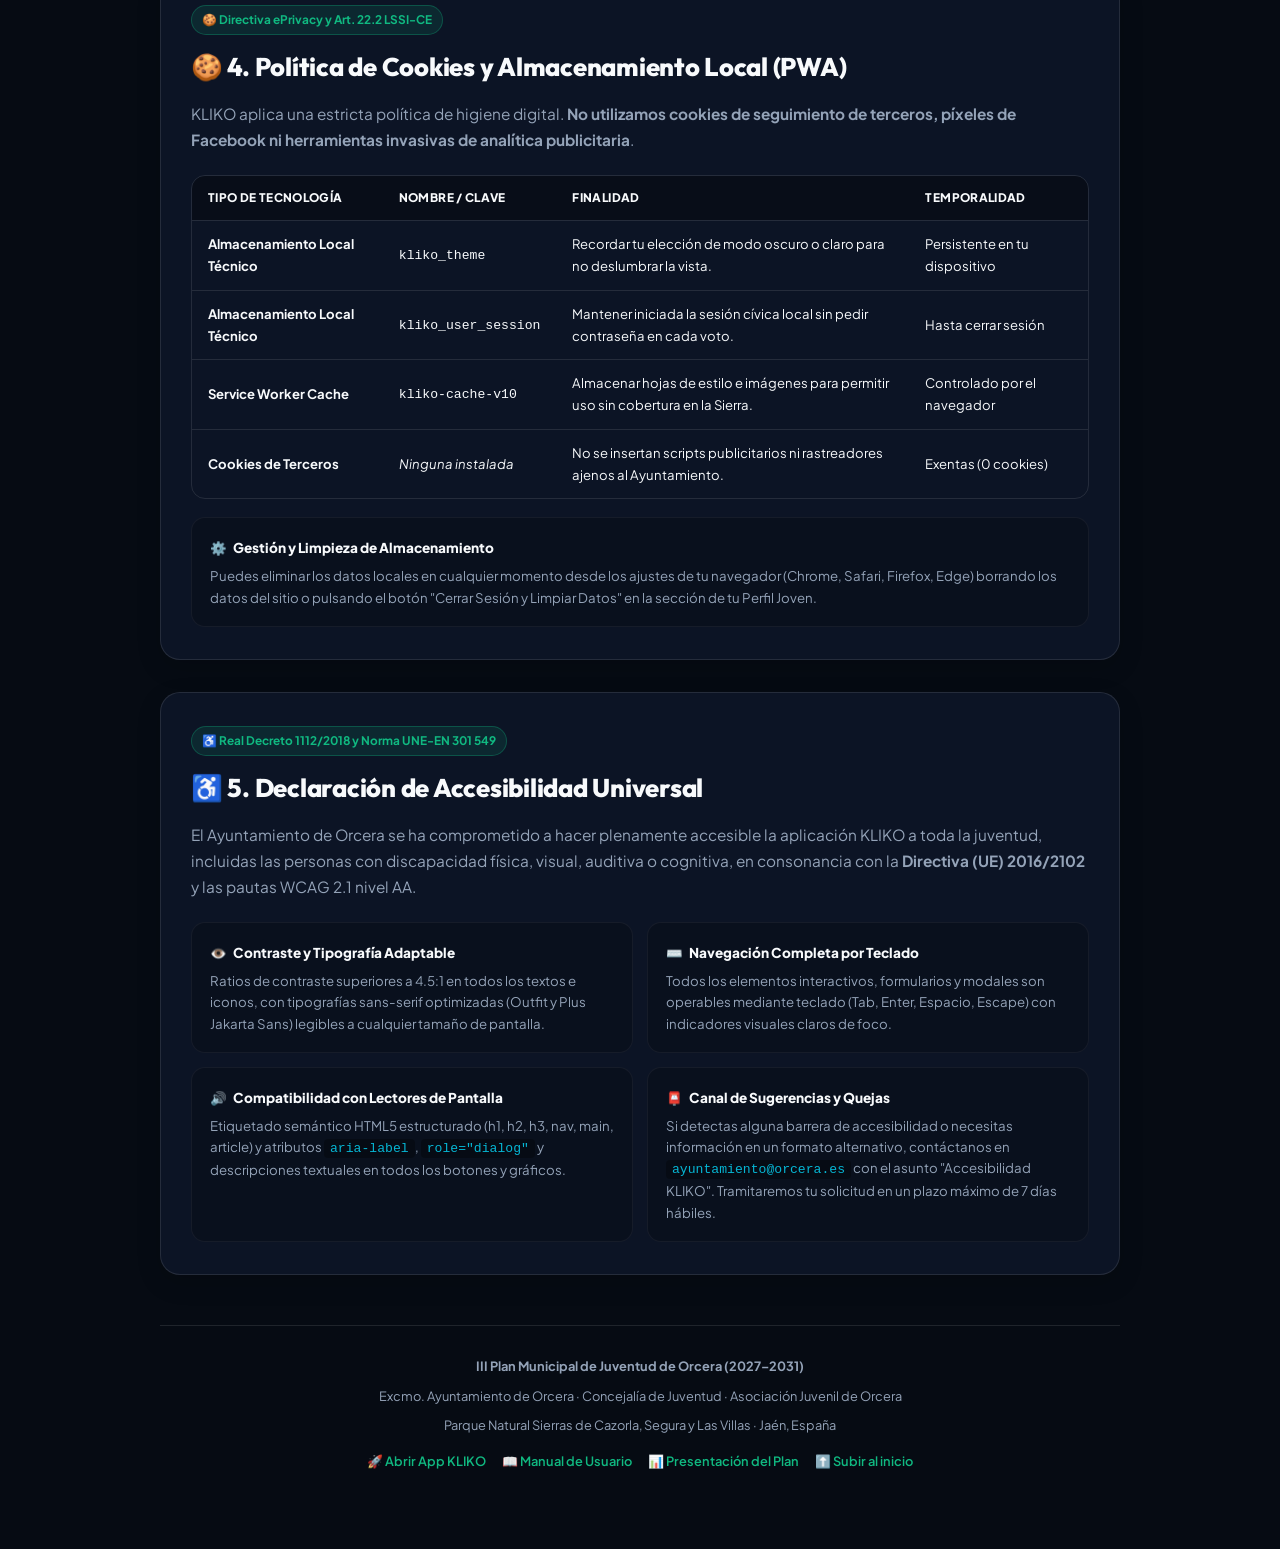
<file: politicas.html>
<!DOCTYPE html>
<html lang="es" data-theme="dark">
<head>
  <meta charset="UTF-8">
  <meta name="viewport" content="width=device-width, initial-scale=1.0, maximum-scale=5.0">
  <title>Marco Legal y Políticas Públicas · KLIKO · Ayuntamiento de Orcera</title>
  <meta name="description" content="Marco regulatorio, Política de Privacidad, Protección de Datos (RGPD), Aviso Legal, Cookies y Accesibilidad del III Plan Municipal de Juventud de Orcera (2027-2031).">
  
  <link rel="icon" type="image/svg+xml" href="favicon.svg">
  <link rel="icon" type="image/png" sizes="32x32" href="favicon-32x32.png">
  <link rel="apple-touch-icon" sizes="180x180" href="apple-touch-icon.png">
  
  <link rel="preconnect" href="https://fonts.googleapis.com">
  <link rel="preconnect" href="https://fonts.gstatic.com" crossorigin>
  <link href="https://fonts.googleapis.com/css2?family=Outfit:wght@400;500;600;700;800;900&family=Plus+Jakarta+Sans:wght@400;500;600;700;800&display=swap" rel="stylesheet">
  
  <style>
    :root {
      --bg-dark: #060b13;
      --bg-card: rgba(15, 23, 42, 0.85);
      --bg-card-elevated: rgba(22, 33, 54, 0.95);
      --surface-border: rgba(255, 255, 255, 0.1);
      --surface-border-subtle: rgba(255, 255, 255, 0.05);
      --text-main: #f8fafc;
      --text-muted: #94a3b8;
      --pine-green: #064e3b;
      --emerald: #10b981;
      --emerald-dark: #059669;
      --emerald-glow: rgba(16, 185, 129, 0.25);
      --amurjo-cyan: #06b6d4;
      --amber: #f59e0b;
      --radius-sm: 8px;
      --radius-md: 14px;
      --radius-lg: 20px;
      --radius-full: 9999px;
      --font-display: 'Outfit', -apple-system, BlinkMacSystemFont, sans-serif;
      --font-body: 'Plus Jakarta Sans', -apple-system, BlinkMacSystemFont, sans-serif;
    }

    [data-theme="light"] {
      --bg-dark: #f0f4f8;
      --bg-card: rgba(255, 255, 255, 0.92);
      --bg-card-elevated: #ffffff;
      --surface-border: rgba(0, 0, 0, 0.1);
      --surface-border-subtle: rgba(0, 0, 0, 0.05);
      --text-main: #0f172a;
      --text-muted: #475569;
      --emerald-glow: rgba(16, 185, 129, 0.15);
    }

    * {
      box-sizing: border-box;
      margin: 0;
      padding: 0;
    }

    body {
      font-family: var(--font-body);
      background: var(--bg-dark);
      color: var(--text-main);
      line-height: 1.7;
      padding-bottom: 80px;
      transition: background 0.3s ease, color 0.3s ease;
      overflow-x: hidden;
    }

    /* BARRA DE NAVEGACIÓN SUPERIOR */
    .legal-nav {
      position: sticky;
      top: 0;
      z-index: 1000;
      background: rgba(6, 11, 19, 0.9);
      backdrop-filter: blur(16px);
      border-bottom: 1px solid var(--surface-border);
      padding: 12px 24px;
      display: flex;
      align-items: center;
      justify-content: space-between;
      gap: 16px;
    }
    [data-theme="light"] .legal-nav {
      background: rgba(240, 244, 248, 0.92);
    }

    .nav-brand {
      display: flex;
      align-items: center;
      gap: 12px;
      text-decoration: none;
      color: inherit;
    }
    .nav-brand-logo {
      width: 40px;
      height: 40px;
      border-radius: var(--radius-full);
      object-fit: contain;
      background: rgba(255, 255, 255, 0.08);
      padding: 3px;
      border: 1px solid var(--surface-border);
    }
    .nav-brand-text h1 {
      font-family: var(--font-display);
      font-size: 1.15rem;
      font-weight: 800;
      line-height: 1.1;
      letter-spacing: -0.02em;
    }
    .nav-brand-text span {
      font-size: 0.72rem;
      color: var(--emerald);
      font-weight: 600;
      display: block;
    }

    .nav-controls {
      display: flex;
      align-items: center;
      gap: 10px;
    }
    .nav-btn {
      display: inline-flex;
      align-items: center;
      gap: 6px;
      padding: 7px 14px;
      border-radius: var(--radius-full);
      font-size: 0.82rem;
      font-weight: 700;
      text-decoration: none;
      border: 1px solid var(--surface-border);
      background: rgba(255, 255, 255, 0.06);
      color: var(--text-main);
      cursor: pointer;
      transition: all 0.2s ease;
    }
    .nav-btn:hover {
      background: var(--emerald);
      color: #062b1f;
      border-color: var(--emerald);
      transform: translateY(-1px);
    }
    .nav-btn-primary {
      background: var(--emerald);
      color: #062b1f;
      border-color: var(--emerald);
    }
    .nav-btn-primary:hover {
      background: #34d399;
    }

    /* CONTENEDOR PRINCIPAL */
    .legal-container {
      max-width: 1000px;
      margin: 0 auto;
      padding: 32px 20px 0;
    }

    /* CABECERA DEL PORTAL */
    .legal-hero {
      background: linear-gradient(135deg, rgba(6, 78, 59, 0.4) 0%, rgba(15, 23, 42, 0.8) 100%);
      border: 1px solid rgba(16, 185, 129, 0.3);
      border-radius: var(--radius-lg);
      padding: 36px 30px;
      margin-bottom: 28px;
      box-shadow: 0 10px 30px rgba(0,0,0,0.25);
      position: relative;
      overflow: hidden;
    }
    .legal-hero::before {
      content: "";
      position: absolute;
      top: -40px;
      right: -40px;
      width: 160px;
      height: 160px;
      background: radial-gradient(circle, var(--emerald-glow) 0%, transparent 70%);
      pointer-events: none;
    }
    .legal-hero-badge {
      display: inline-flex;
      align-items: center;
      gap: 6px;
      background: rgba(16, 185, 129, 0.15);
      border: 1px solid rgba(16, 185, 129, 0.35);
      color: var(--emerald);
      padding: 5px 12px;
      border-radius: var(--radius-full);
      font-size: 0.76rem;
      font-weight: 700;
      text-transform: uppercase;
      letter-spacing: 0.04em;
      margin-bottom: 12px;
    }
    .legal-hero h2 {
      font-family: var(--font-display);
      font-size: 2.1rem;
      font-weight: 900;
      letter-spacing: -0.02em;
      margin-bottom: 10px;
      line-height: 1.2;
    }
    .legal-hero p {
      font-size: 0.98rem;
      color: var(--text-muted);
      max-width: 820px;
      margin-bottom: 18px;
    }
    .legal-entity-box {
      background: rgba(0, 0, 0, 0.25);
      border: 1px solid var(--surface-border);
      border-radius: var(--radius-md);
      padding: 14px 18px;
      display: flex;
      flex-wrap: wrap;
      gap: 16px 24px;
      font-size: 0.8rem;
    }
    .legal-entity-item strong {
      color: var(--text-main);
      display: block;
      font-size: 0.75rem;
      text-transform: uppercase;
      letter-spacing: 0.03em;
      margin-bottom: 2px;
    }
    .legal-entity-item span {
      color: var(--text-muted);
    }

    /* PESTAÑAS DE NAVEGACIÓN ENTRE POLÍTICAS */
    .legal-tabs-wrapper {
      position: sticky;
      top: 65px;
      z-index: 900;
      background: var(--bg-dark);
      padding: 10px 0 16px;
      margin-bottom: 20px;
      border-bottom: 1px solid var(--surface-border);
    }
    .legal-tabs {
      display: flex;
      gap: 8px;
      overflow-x: auto;
      scrollbar-width: thin;
      padding-bottom: 4px;
    }
    .tab-link {
      display: inline-flex;
      align-items: center;
      gap: 8px;
      padding: 9px 18px;
      border-radius: var(--radius-full);
      font-size: 0.88rem;
      font-weight: 700;
      text-decoration: none;
      color: var(--text-muted);
      background: rgba(255, 255, 255, 0.05);
      border: 1px solid var(--surface-border);
      white-space: nowrap;
      transition: all 0.2s ease;
      cursor: pointer;
    }
    .tab-link:hover {
      background: rgba(16, 185, 129, 0.15);
      color: var(--text-main);
      border-color: var(--emerald);
    }
    .tab-link.active {
      background: linear-gradient(135deg, rgba(16, 185, 129, 0.25) 0%, rgba(6, 78, 59, 0.5) 100%);
      color: #34d399;
      border-color: var(--emerald);
      box-shadow: 0 0 16px var(--emerald-glow);
    }

    /* TARJETAS DE CONTENIDO LEGAL */
    .policy-section {
      background: var(--bg-card);
      border: 1px solid var(--surface-border);
      border-radius: var(--radius-lg);
      padding: 32px 30px;
      margin-bottom: 32px;
      box-shadow: 0 8px 24px rgba(0,0,0,0.15);
      scroll-margin-top: 130px;
    }
    .policy-section.highlighted {
      border-color: var(--emerald);
      box-shadow: 0 0 25px var(--emerald-glow);
    }

    .policy-badge {
      display: inline-flex;
      align-items: center;
      gap: 6px;
      background: rgba(16, 185, 129, 0.12);
      border: 1px solid rgba(16, 185, 129, 0.3);
      color: var(--emerald);
      padding: 4px 10px;
      border-radius: var(--radius-full);
      font-size: 0.74rem;
      font-weight: 700;
      margin-bottom: 10px;
    }

    .policy-section h3 {
      font-family: var(--font-display);
      font-size: 1.6rem;
      font-weight: 800;
      letter-spacing: -0.01em;
      margin-bottom: 12px;
      display: flex;
      align-items: center;
      gap: 10px;
    }

    .policy-intro {
      font-size: 0.96rem;
      color: var(--text-muted);
      margin-bottom: 22px;
      line-height: 1.7;
    }

    /* CUADRÍCULA DE ESPECIFICACIONES LEGALES */
    .spec-grid {
      display: grid;
      grid-template-columns: 1fr;
      gap: 14px;
      margin-top: 18px;
    }
    @media (min-width: 768px) {
      .spec-grid {
        grid-template-columns: repeat(2, 1fr);
      }
    }

    .spec-card {
      background: rgba(0, 0, 0, 0.2);
      border: 1px solid var(--surface-border-subtle);
      border-radius: var(--radius-md);
      padding: 18px;
      transition: transform 0.2s ease, border-color 0.2s ease;
    }
    [data-theme="light"] .spec-card {
      background: rgba(255, 255, 255, 0.7);
      border-color: rgba(0, 0, 0, 0.08);
    }
    .spec-card:hover {
      border-color: rgba(16, 185, 129, 0.4);
      transform: translateY(-2px);
    }
    .spec-card-full {
      grid-column: 1 / -1;
    }
    .spec-card strong {
      display: block;
      font-size: 0.85rem;
      font-weight: 800;
      color: var(--text-main);
      margin-bottom: 6px;
      display: flex;
      align-items: center;
      gap: 6px;
    }
    .spec-card strong span {
      color: var(--emerald);
    }
    .spec-card p, .spec-card span {
      font-size: 0.83rem;
      color: var(--text-muted);
      line-height: 1.6;
    }
    .spec-card code {
      background: rgba(0, 0, 0, 0.3);
      padding: 2px 6px;
      border-radius: 4px;
      font-family: monospace;
      color: var(--amurjo-cyan);
      font-size: 0.82rem;
    }

    /* TABLA RESUMEN / MATRIZ */
    .legal-table-wrapper {
      overflow-x: auto;
      margin: 18px 0;
      border-radius: var(--radius-md);
      border: 1px solid var(--surface-border);
    }
    .legal-table {
      width: 100%;
      border-collapse: collapse;
      font-size: 0.82rem;
      text-align: left;
    }
    .legal-table th, .legal-table td {
      padding: 12px 16px;
      border-bottom: 1px solid var(--surface-border);
    }
    .legal-table th {
      background: rgba(0, 0, 0, 0.35);
      font-weight: 800;
      color: var(--text-main);
      text-transform: uppercase;
      letter-spacing: 0.03em;
      font-size: 0.74rem;
    }
    [data-theme="light"] .legal-table th {
      background: rgba(0, 0, 0, 0.05);
    }
    .legal-table tr:last-child td {
      border-bottom: none;
    }

    /* ALERTA O CALLOUT DESTACADO */
    .callout-box {
      background: rgba(6, 78, 59, 0.25);
      border-left: 4px solid var(--emerald);
      border-radius: 0 var(--radius-md) var(--radius-md) 0;
      padding: 16px 20px;
      margin: 18px 0;
      font-size: 0.85rem;
      color: var(--text-main);
    }
    .callout-box strong {
      color: #34d399;
      display: block;
      margin-bottom: 4px;
    }

    /* FOOTER INSTITUCIONAL */
    .legal-footer {
      border-top: 1px solid var(--surface-border);
      padding-top: 30px;
      margin-top: 50px;
      text-align: center;
      font-size: 0.8rem;
      color: var(--text-muted);
    }
    .legal-footer p {
      margin-bottom: 8px;
    }
    .legal-footer-links {
      display: flex;
      justify-content: center;
      gap: 16px;
      margin-top: 14px;
      flex-wrap: wrap;
    }
    .legal-footer-links a {
      color: var(--emerald);
      text-decoration: none;
      font-weight: 600;
    }
    .legal-footer-links a:hover {
      text-decoration: underline;
    }

    @media print {
      .legal-nav, .legal-tabs-wrapper, .nav-controls, .nav-btn {
        display: none !important;
      }
      body {
        background: #fff !important;
        color: #000 !important;
      }
      .policy-section {
        border: 1px solid #ccc !important;
        box-shadow: none !important;
        page-break-inside: avoid;
        margin-bottom: 20px;
      }
      .spec-card {
        background: #f9f9f9 !important;
        border: 1px solid #eee !important;
      }
    }
  </style>
</head>
<body>

  <!-- NAVEGACIÓN SUPERIOR -->
  <nav class="legal-nav" aria-label="Navegación Institucional">
    <a href="index.html" class="nav-brand" title="Volver a la App Principal de KLIKO">
      <img src="img/kliko_emblem.png" alt="KLIKO" class="nav-brand-logo">
      <div class="nav-brand-text">
        <h1>KLIKO · MARCO LEGAL</h1>
        <span>Ayuntamiento de Orcera · Jaén</span>
      </div>
    </a>
    <div class="nav-controls">
      <button type="button" class="nav-btn" id="theme-toggle" title="Cambiar tema">
        <span id="theme-icon">🌙</span> <span id="theme-text">Oscuro</span>
      </button>
      <button type="button" class="nav-btn" onclick="window.print()" title="Imprimir o guardar PDF">
        🖨️ <span class="hide-mobile">Imprimir PDF</span>
      </button>
      <a href="index.html" class="nav-btn nav-btn-primary" title="Abrir la App KLIKO">
        🚀 <span>Abrir KLIKO</span>
      </a>
    </div>
  </nav>

  <div class="legal-container">

    <!-- HERO PRINCIPAL DE TRANSPARENCIA -->
    <header class="legal-hero">
      <div class="legal-hero-badge">
        <span>⚖️ Transparencia & Cumplimiento Normativo UE/España</span>
      </div>
      <h2>Marco Jurídico Institucional y Garantías Cívicas</h2>
      <p>
        KLIKO es la plataforma digital de participación juvenil oficial del <strong>Ayuntamiento de Orcera</strong> (Jaén), desarrollada en el marco del <strong>III Plan Municipal de Juventud (2027–2031)</strong>. Diseñada bajo el principio de <em>Privacidad desde el Diseño y por Defecto</em>, cumple rigurosamente con el RGPD, la LOPDGDD, la LSSI-CE y el Real Decreto 1112/2018 sobre accesibilidad del sector público.
      </p>

      <div class="legal-entity-box">
        <div class="legal-entity-item">
          <strong>Organismo Titular:</strong>
          <span>Excmo. Ayuntamiento de Orcera (Concejalía de Juventud)</span>
        </div>
        <div class="legal-entity-item">
          <strong>NIF / CIF Oficial:</strong>
          <span>P-2306500-G</span>
        </div>
        <div class="legal-entity-item">
          <strong>Sede Institucional:</strong>
          <span>Plaza del Ayuntamiento, 1, 23370 Orcera (Jaén)</span>
        </div>
        <div class="legal-entity-item">
          <strong>Contacto de Transparencia:</strong>
          <span><code>ayuntamiento@orcera.es</code> · Tel: 953 49 60 11</span>
        </div>
        <div class="legal-entity-item">
          <strong>Delegado de Protección de Datos (DPD):</strong>
          <span><code>dpd@orcera.es</code> (Servicio Jurídico de Asistencia Local)</span>
        </div>
      </div>
    </header>

    <!-- PESTAÑAS DE NAVEGACIÓN DIRECTA -->
    <div class="legal-tabs-wrapper">
      <nav class="legal-tabs" aria-label="Secciones Legales">
        <a href="#privacidad" class="tab-link active" data-target="privacidad">
          <span>🔒</span> 1. Política de Privacidad
        </a>
        <a href="#legal" class="tab-link" data-target="legal">
          <span>⚖️</span> 2. Aviso Legal y Términos
        </a>
        <a href="#proteccion-datos" class="tab-link" data-target="proteccion-datos">
          <span>🛡️</span> 3. Protección de Datos (RGPD)
        </a>
        <a href="#cookies" class="tab-link" data-target="cookies">
          <span>🍪</span> 4. Cookies & Almacenamiento
        </a>
        <a href="#accesibilidad" class="tab-link" data-target="accesibilidad">
          <span>♿</span> 5. Declaración Accesibilidad
        </a>
      </nav>
    </div>

    <!-- 1. POLÍTICA DE PRIVACIDAD -->
    <section id="privacidad" class="policy-section">
      <div class="policy-badge">
        <span>🔒 Artículo 13 y 14 RGPD (UE 2016/679)</span>
      </div>
      <h3>🔒 1. Política de Privacidad y Tratamiento de Información</h3>
      <p class="policy-intro">
        El Ayuntamiento de Orcera garantiza el tratamiento confidencial, seguro y leal de toda la información manejada a través de la aplicación web y PWA de KLIKO. No recopilamos datos con fines comerciales ni compartimos identificadores con anunciantes.
      </p>

      <div class="callout-box">
        <strong>Principio de Minimización de Datos (Art. 5.1.c RGPD)</strong>
        Para participar en las votaciones comunitarias y sugerencias no se solicita DNI en el teléfono. Solo se vincula al padrón municipal de forma disociada mediante código cívico si el usuario desea canjear entradas gratuitas en la taquilla física de la Piscina de Amurjo o tramitar el carnet de la Asociación Juvenil.
      </div>

      <div class="spec-grid">
        <div class="spec-card">
          <strong><span>🏛️</span> Responsable del Tratamiento</strong>
          <p>
            Ayuntamiento de Orcera, con CIF P-2306500-G y sede en Plaza del Ayuntamiento, 1, 23370 Orcera (Jaén). Canal de atención: <code>ayuntamiento@orcera.es</code>.
          </p>
        </div>

        <div class="spec-card">
          <strong><span>⚖️</span> Base Jurídica de Legitimación</strong>
          <p>
            Cumplimiento de una misión realizada en <strong>interés público</strong> y ejercicio de potestades públicas (Art. 6.1.e RGPD) conf. a la Ley 7/1985 de Bases de Régimen Local para fomento asociativo y juvenil, sumado al <strong>consentimiento expreso</strong> (Art. 6.1.a RGPD).
          </p>
        </div>

        <div class="spec-card">
          <strong><span>🎯</span> Finalidades Específicas</strong>
          <p>
            1. Registro y moderación de propuestas en el Buzón Joven vecinal.<br>
            2. Cómputo democrático de votos en presupuestos participativos.<br>
            3. Asignación transparente de Puntos Orcera y bonos canjeables.
          </p>
        </div>

        <div class="spec-card">
          <strong><span>⏳</span> Plazo de Conservación</strong>
          <p>
            Los registros se conservarán mientras dure la ejecución del III Plan Municipal de Juventud (2027–2031) o hasta que la persona interesada ejerza su derecho de supresión de cuenta.
          </p>
        </div>

        <div class="spec-card spec-card-full">
          <strong><span>🛡️</span> Ejercicio de Derechos ARCO-POL</strong>
          <p>
            Cualquier persona puede ejercer gratuitamente sus derechos de <strong>Acceso, Rectificación, Supresión ("derecho al olvido"), Limitación del tratamiento, Portabilidad y Oposición</strong> enviando escrito firmado con fotocopia de documento de identidad a <code>ayuntamiento@orcera.es</code> o en el Registro Municipal. Si considera vulnerados sus derechos, puede reclamar ante la <strong>Agencia Española de Protección de Datos (AEPD)</strong> en <code>www.aepd.es</code>.
          </p>
        </div>
      </div>
    </section>

    <!-- 2. AVISO LEGAL Y CONDICIONES DE USO -->
    <section id="legal" class="policy-section">
      <div class="policy-badge">
        <span>⚖️ Ley 34/2002 de Servicios de la Sociedad de la Información (LSSI-CE)</span>
      </div>
      <h3>⚖️ 2. Aviso Legal y Condiciones Generales de Uso</h3>
      <p class="policy-intro">
        El acceso y utilización de la plataforma KLIKO atribuye la condición de usuaria/o e implica la aceptación plena de las presentes condiciones, concebidas para salvaguardar la convivencia democrática y el uso constructivo de los recursos públicos.
      </p>

      <div class="spec-grid">
        <div class="spec-card">
          <strong><span>📜</span> Objeto del Servicio Cívico</strong>
          <p>
            KLIKO es un canal digital participativo municipal, gratuito y universal, destinado a la juventud orcereña y serrana para canalizar demandas, proyectos de ocio saludable y presupuestos de inversión.
          </p>
        </div>

        <div class="spec-card">
          <strong><span>🚫</span> Código de Conducta y Moderación</strong>
          <p>
            No se admiten mensajes que constituyan delitos de odio, calumnias, difamaciones, publicidad comercial ajena ni contenidos que atenten contra la dignidad o intimidad vecinal. La Concejalía de Juventud se reserva el derecho de archivar propuestas contrarias a las normas de convivencia.
          </p>
        </div>

        <div class="spec-card">
          <strong><span>💡</span> Propiedad Intelectual y Licencias</strong>
          <p>
            Las marcas KLIKO, el escudo institucional de Orcera y los manuales del III Plan son propiedad municipal. Las propuestas vecinales se aportan bajo espíritu de cocreación ciudadana abierta en beneficio común del municipio.
          </p>
        </div>

        <div class="spec-card">
          <strong><span>⚙️</span> Régimen de Disponibilidad Técnica</strong>
          <p>
            El Ayuntamiento adopta medidas de vanguardia para la disponibilidad 24/7 y la seguridad mediante arquitectura PWA, aunque no se responsabiliza de cortes derivados de fuerza mayor o fallos en las redes de telecomunicaciones.
          </p>
        </div>
      </div>
    </section>

    <!-- 3. PROTECCIÓN DE DATOS Y GARANTÍAS A MENORES -->
    <section id="proteccion-datos" class="policy-section">
      <div class="policy-badge">
        <span>🛡️ Ley Orgánica 3/2018 (LOPDGDD) y Protocolo Juvenil</span>
      </div>
      <h3>🛡️ 3. Protección de Datos y Protocolo Especial para la Juventud</h3>
      <p class="policy-intro">
        En cumplimiento del <strong>artículo 7 de la LOPDGDD</strong> y el artículo 8 del RGPD, establecemos un protocolo riguroso para velar por los derechos digitales y la indemnidad de las personas menores de edad en el ecosistema virtual.
      </p>

      <div class="callout-box">
        <strong>Capacidad de Consentimiento Autónomo (Art. 7 LOPDGDD España)</strong>
        El ordenamiento jurídico español fija en <strong>14 años</strong> la edad a partir de la cual los jóvenes pueden prestar su consentimiento autónomo para servicios de la sociedad de la información. Para jóvenes de entre 12 y 13 años, el Ayuntamiento solicita la confirmación o conocimiento de tutores en el momento de expedición de credenciales presenciales.
      </div>

      <div class="spec-grid">
        <div class="spec-card">
          <strong><span>🔒</span> Ausencia de Perfiles Comerciales</strong>
          <p>
            KLIKO no realiza perfilado algorítmico automatizado, venta de tendencias conductuales ni segmentación publicitaria dirigida. El uso de la app es 100% público y cívico.
          </p>
        </div>

        <div class="spec-card">
          <strong><span>🛡️</span> Cifrado y Esquema Nacional de Seguridad</strong>
          <p>
            Las transferencias de datos se realizan bajo protocolo criptográfico seguro HTTPS/TLS con certificados de última generación. Los servidores de base de datos residen en la Unión Europea conforme al Esquema Nacional de Seguridad (ENS).
          </p>
        </div>

        <div class="spec-card">
          <strong><span>🤝</span> Asociación Juvenil de Orcera</strong>
          <p>
            Al solicitar la adhesión asociativa, los datos identificativos son tratados conjuntamente por el Ayuntamiento y la directiva de la Asociación Juvenil de Orcera exclusivamente para emitir el carnet de socio y organizar asambleas.
          </p>
        </div>

        <div class="spec-card">
          <strong><span>🏊‍♂️</span> Control Antifraude en Recompensas</strong>
          <p>
            Los códigos QR generados son tokens unívocos de uso personal e intransferible. El personal de control en Amurjo o en eventos municipales solo verifica la validez del bono sin exponer historial personal del teléfono.
          </p>
        </div>
      </div>
    </section>

    <!-- 4. COOKIES Y ALMACENAMIENTO TÉCNICO -->
    <section id="cookies" class="policy-section">
      <div class="policy-badge">
        <span>🍪 Directiva ePrivacy y Art. 22.2 LSSI-CE</span>
      </div>
      <h3>🍪 4. Política de Cookies y Almacenamiento Local (PWA)</h3>
      <p class="policy-intro">
        KLIKO aplica una estricta política de higiene digital. <strong>No utilizamos cookies de seguimiento de terceros, píxeles de Facebook ni herramientas invasivas de analítica publicitaria</strong>.
      </p>

      <div class="legal-table-wrapper">
        <table class="legal-table">
          <thead>
            <tr>
              <th>Tipo de Tecnología</th>
              <th>Nombre / Clave</th>
              <th>Finalidad</th>
              <th>Temporalidad</th>
            </tr>
          </thead>
          <tbody>
            <tr>
              <td><strong>Almacenamiento Local Técnico</strong></td>
              <td><code>kliko_theme</code></td>
              <td>Recordar tu elección de modo oscuro o claro para no deslumbrar la vista.</td>
              <td>Persistente en tu dispositivo</td>
            </tr>
            <tr>
              <td><strong>Almacenamiento Local Técnico</strong></td>
              <td><code>kliko_user_session</code></td>
              <td>Mantener iniciada la sesión cívica local sin pedir contraseña en cada voto.</td>
              <td>Hasta cerrar sesión</td>
            </tr>
            <tr>
              <td><strong>Service Worker Cache</strong></td>
              <td><code>kliko-cache-v10</code></td>
              <td>Almacenar hojas de estilo e imágenes para permitir uso sin cobertura en la Sierra.</td>
              <td>Controlado por el navegador</td>
            </tr>
            <tr>
              <td><strong>Cookies de Terceros</strong></td>
              <td><em>Ninguna instalada</em></td>
              <td>No se insertan scripts publicitarios ni rastreadores ajenos al Ayuntamiento.</td>
              <td>Exentas (0 cookies)</td>
            </tr>
          </tbody>
        </table>
      </div>

      <div class="spec-card spec-card-full">
        <strong><span>⚙️</span> Gestión y Limpieza de Almacenamiento</strong>
        <p>
          Puedes eliminar los datos locales en cualquier momento desde los ajustes de tu navegador (Chrome, Safari, Firefox, Edge) borrando los datos del sitio o pulsando el botón "Cerrar Sesión y Limpiar Datos" en la sección de tu Perfil Joven.
        </p>
      </div>
    </section>

    <!-- 5. DECLARACIÓN DE ACCESIBILIDAD UNIVERSAL -->
    <section id="accesibilidad" class="policy-section">
      <div class="policy-badge">
        <span>♿ Real Decreto 1112/2018 y Norma UNE-EN 301 549</span>
      </div>
      <h3>♿ 5. Declaración de Accesibilidad Universal</h3>
      <p class="policy-intro">
        El Ayuntamiento de Orcera se ha comprometido a hacer plenamente accesible la aplicación KLIKO a toda la juventud, incluidas las personas con discapacidad física, visual, auditiva o cognitiva, en consonancia con la <strong>Directiva (UE) 2016/2102</strong> y las pautas WCAG 2.1 nivel AA.
      </p>

      <div class="spec-grid">
        <div class="spec-card">
          <strong><span>👁️</span> Contraste y Tipografía Adaptable</strong>
          <p>
            Ratios de contraste superiores a 4.5:1 en todos los textos e iconos, con tipografías sans-serif optimizadas (Outfit y Plus Jakarta Sans) legibles a cualquier tamaño de pantalla.
          </p>
        </div>

        <div class="spec-card">
          <strong><span>⌨️</span> Navegación Completa por Teclado</strong>
          <p>
            Todos los elementos interactivos, formularios y modales son operables mediante teclado (Tab, Enter, Espacio, Escape) con indicadores visuales claros de foco.
          </p>
        </div>

        <div class="spec-card">
          <strong><span>🔊</span> Compatibilidad con Lectores de Pantalla</strong>
          <p>
            Etiquetado semántico HTML5 estructurado (h1, h2, h3, nav, main, article) y atributos <code>aria-label</code>, <code>role="dialog"</code> y descripciones textuales en todos los botones y gráficos.
          </p>
        </div>

        <div class="spec-card">
          <strong><span>📮</span> Canal de Sugerencias y Quejas</strong>
          <p>
            Si detectas alguna barrera de accesibilidad o necesitas información en un formato alternativo, contáctanos en <code>ayuntamiento@orcera.es</code> con el asunto "Accesibilidad KLIKO". Tramitaremos tu solicitud en un plazo máximo de 7 días hábiles.
          </p>
        </div>
      </div>
    </section>

    <!-- PIE INSTITUCIONAL -->
    <footer class="legal-footer">
      <p><strong>III Plan Municipal de Juventud de Orcera (2027–2031)</strong></p>
      <p>Excmo. Ayuntamiento de Orcera · Concejalía de Juventud · Asociación Juvenil de Orcera</p>
      <p>Parque Natural Sierras de Cazorla, Segura y Las Villas · Jaén, España</p>

      <div class="legal-footer-links">
        <a href="index.html">🚀 Abrir App KLIKO</a>
        <a href="manual.html">📖 Manual de Usuario</a>
        <a href="presentacion.html">📊 Presentación del Plan</a>
        <a href="javascript:window.scrollTo({top:0, behavior:'smooth'})">⬆️ Subir al inicio</a>
      </div>
    </footer>

  </div>

  <script>
    // Gestión de modo oscuro / claro sincronizado
    const themeToggleBtn = document.getElementById("theme-toggle");
    const themeIcon = document.getElementById("theme-icon");
    const themeText = document.getElementById("theme-text");

    function applyTheme(theme) {
      document.documentElement.setAttribute("data-theme", theme);
      localStorage.setItem("kliko_theme", theme);
      if (theme === "light") {
        themeIcon.textContent = "☀️";
        themeText.textContent = "Claro";
      } else {
        themeIcon.textContent = "🌙";
        themeText.textContent = "Oscuro";
      }
    }

    const savedTheme = localStorage.getItem("kliko_theme") || "dark";
    applyTheme(savedTheme);

    if (themeToggleBtn) {
      themeToggleBtn.addEventListener("click", () => {
        const current = document.documentElement.getAttribute("data-theme") || "dark";
        applyTheme(current === "dark" ? "light" : "dark");
      });
    }

    // Navegación por pestañas y lectura de parámetros URL / Hash
    const tabs = document.querySelectorAll(".tab-link");
    const sections = document.querySelectorAll(".policy-section");

    function activateSection(targetId) {
      if (!targetId) targetId = "privacidad";
      
      // Normalizar alias
      if (targetId === "rgpd") targetId = "proteccion-datos";
      if (targetId === "eprivacy") targetId = "cookies";
      if (targetId === "dsa") targetId = "legal";

      tabs.forEach(t => {
        const isMatch = t.getAttribute("data-target") === targetId;
        t.classList.toggle("active", isMatch);
      });

      sections.forEach(sec => {
        const isMatch = sec.id === targetId;
        sec.classList.toggle("highlighted", isMatch);
      });

      const targetEl = document.getElementById(targetId);
      if (targetEl) {
        targetEl.scrollIntoView({ behavior: "smooth", block: "start" });
      }
    }

    // Escuchar clics en las pestañas
    tabs.forEach(tab => {
      tab.addEventListener("click", (e) => {
        e.preventDefault();
        const target = tab.getAttribute("data-target");
        activateSection(target);
        history.replaceState(null, null, "#" + target);
      });
    });

    // Detectar hash o query param en la carga inicial
    window.addEventListener("DOMContentLoaded", () => {
      const urlParams = new URLSearchParams(window.location.search);
      const tabParam = urlParams.get("tab");
      const hash = window.location.hash.replace("#", "");
      
      const initialTarget = tabParam || hash || "privacidad";
      activateSection(initialTarget);
    });

    window.addEventListener("hashchange", () => {
      const hash = window.location.hash.replace("#", "");
      if (hash) activateSection(hash);
    });
  </script>
</body>
</html>
</file>
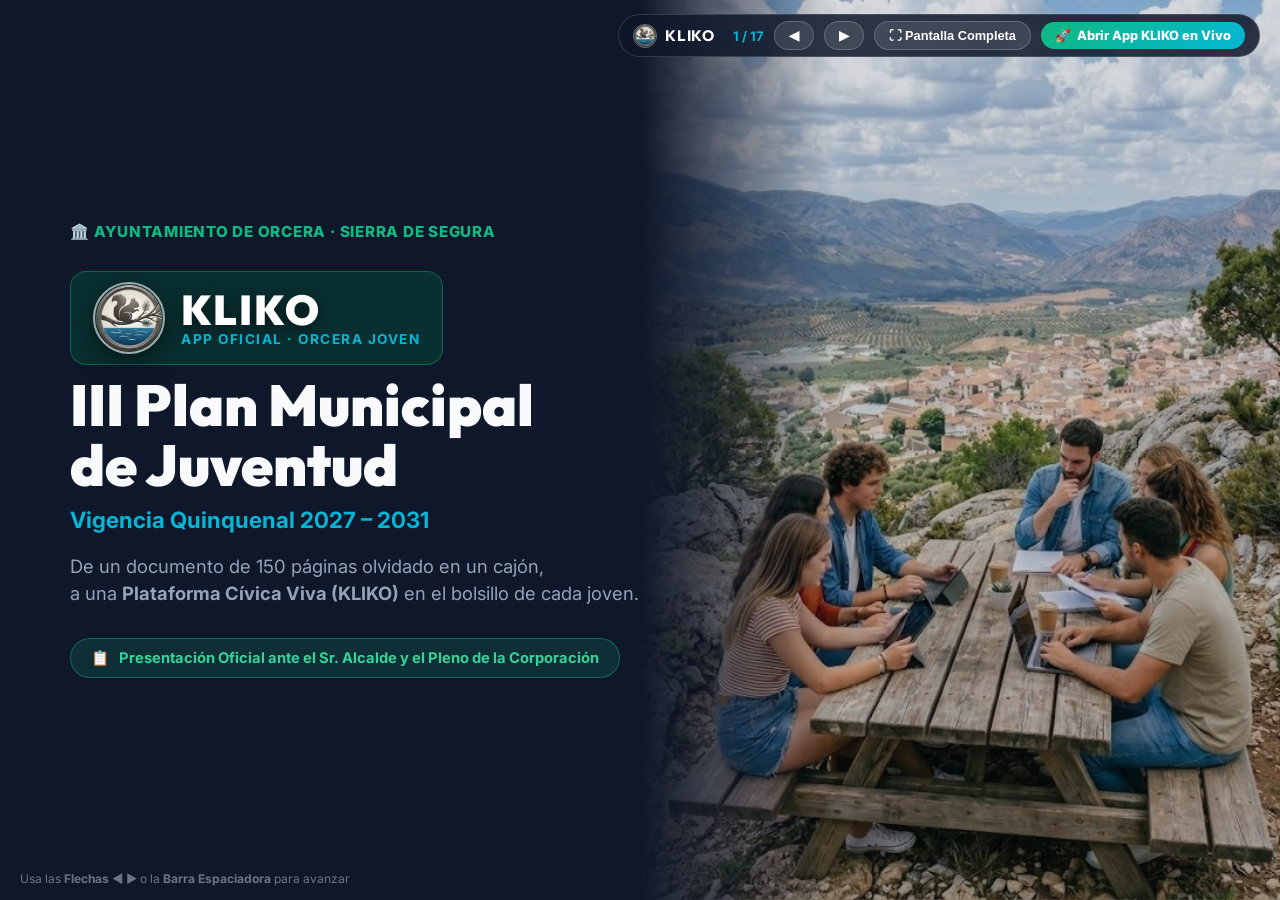
<file: presentacion.html>
<!DOCTYPE html>
<html lang="es">
<head>
  <meta charset="UTF-8">
  <meta name="viewport" content="width=device-width, initial-scale=1.0">
  <title>Presentación Oficial: KLIKO · III Plan Municipal de Juventud de Orcera (2027-2031)</title>
  <link rel="icon" type="image/svg+xml" href="favicon.svg">
  <link rel="icon" type="image/png" sizes="32x32" href="favicon-32x32.png">
  <link rel="apple-touch-icon" sizes="180x180" href="apple-touch-icon.png">
  <link rel="preconnect" href="https://fonts.googleapis.com">
  <link rel="preconnect" href="https://fonts.gstatic.com" crossorigin>
  <link href="https://fonts.googleapis.com/css2?family=Inter:wght@400;500;600;700;800;900&family=Outfit:wght@600;700;800;900&display=swap" rel="stylesheet">
  <style>
    :root {
      --bg-dark: #0f172a;
      --pine-green: #064e3b;
      --emerald: #10b981;
      --amurjo-cyan: #06b6d4;
      --coral: #ff5722;
      --card-bg: #1e293b;
      --text-white: #f8fafc;
      --text-muted: #94a3b8;
    }
    * {
      box-sizing: border-box;
      margin: 0;
      padding: 0;
    }
    body {
      font-family: 'Inter', sans-serif;
      background: var(--bg-dark);
      color: var(--text-white);
      overflow: hidden;
      height: 100vh;
      width: 100vw;
      user-select: none;
    }
    /* Toolbar superior flotante */
    .slide-toolbar {
      position: fixed;
      top: 14px;
      right: 20px;
      display: flex;
      align-items: center;
      gap: 10px;
      z-index: 100;
      background: rgba(15, 23, 42, 0.85);
      backdrop-filter: blur(8px);
      padding: 6px 14px;
      border-radius: 9999px;
      border: 1px solid rgba(255, 255, 255, 0.15);
    }
    .slide-counter {
      font-size: 0.82rem;
      font-weight: 700;
      color: var(--amurjo-cyan);
    }
    .btn-slide-nav {
      background: rgba(255, 255, 255, 0.1);
      color: #fff;
      border: 1px solid rgba(255, 255, 255, 0.2);
      border-radius: 9999px;
      padding: 6px 14px;
      font-size: 0.8rem;
      font-weight: 700;
      cursor: pointer;
      transition: all 0.2s;
    }
    .btn-slide-nav:hover {
      background: var(--amurjo-cyan);
      color: #0f172a;
    }
    .btn-launch-app {
      background: linear-gradient(135deg, #10b981, #06b6d4);
      color: #fff;
      border: none;
      border-radius: 9999px;
      padding: 6px 14px;
      font-size: 0.8rem;
      font-weight: 800;
      cursor: pointer;
      text-decoration: none;
      display: inline-flex;
      align-items: center;
      gap: 6px;
    }
    /* Contenedor de diapositivas */
    .slides-container {
      width: 100vw;
      height: 100vh;
      position: relative;
    }
    .slide {
      position: absolute;
      inset: 0;
      padding: 50px 70px;
      display: none;
      flex-direction: column;
      justify-content: center;
      background: var(--bg-dark);
      opacity: 0;
      transform: translateX(30px);
      transition: opacity 0.35s ease, transform 0.35s ease;
    }
    .slide.active {
      display: flex;
      opacity: 1;
      transform: translateX(0);
    }
    /* Estilos de diapositivas */
    .slide-tag {
      font-size: 0.82rem;
      font-weight: 800;
      color: var(--amurjo-cyan);
      text-transform: uppercase;
      letter-spacing: 0.08em;
      margin-bottom: 6px;
    }
    .slide-title {
      font-family: 'Outfit', sans-serif;
      font-size: 2.2rem;
      font-weight: 800;
      line-height: 1.15;
      margin-bottom: 20px;
    }
    .slide-grid-2 {
      display: grid;
      grid-template-columns: 1.2fr 0.8fr;
      gap: 30px;
      flex: 1;
      max-height: 72vh;
      align-items: center;
    }
    .slide-grid-equal {
      display: grid;
      grid-template-columns: 1fr 1fr;
      gap: 30px;
      flex: 1;
      max-height: 72vh;
    }
    .slide-card {
      background: var(--card-bg);
      border: 1px solid rgba(255, 255, 255, 0.1);
      border-radius: 16px;
      padding: 24px;
      display: flex;
      flex-direction: column;
      justify-content: flex-start;
    }
    .slide-card h3 {
      font-family: 'Outfit', sans-serif;
      font-size: 1.2rem;
      margin-bottom: 12px;
      color: #fff;
    }
    .slide-card p, .slide-card li {
      font-size: 0.9rem;
      color: var(--text-muted);
      line-height: 1.5;
    }
    .slide-card ul {
      list-style: none;
      display: flex;
      flex-direction: column;
      gap: 10px;
    }
    .slide-card li strong {
      color: #fff;
    }
    /* Diapositiva de Portada */
    .slide-hero-cover {
      position: absolute;
      top: 0;
      right: 0;
      width: 50vw;
      height: 100vh;
      object-fit: cover;
      opacity: 0.85;
      mask-image: linear-gradient(to right, transparent, black 30%);
      -webkit-mask-image: linear-gradient(to right, transparent, black 30%);
    }
    .hero-content {
      position: relative;
      z-index: 2;
      max-width: 55vw;
    }
    .hero-pretitle {
      font-size: 0.95rem;
      font-weight: 800;
      color: var(--emerald);
      letter-spacing: 0.05em;
      margin-bottom: 14px;
    }
    .hero-main-title {
      font-family: 'Outfit', sans-serif;
      font-size: 3.6rem;
      font-weight: 900;
      line-height: 1.05;
      margin-bottom: 10px;
    }
    .hero-subtitle {
      font-size: 1.4rem;
      font-weight: 700;
      color: var(--amurjo-cyan);
      margin-bottom: 20px;
    }
    .hero-desc {
      font-size: 1.15rem;
      color: var(--text-muted);
      line-height: 1.5;
      margin-bottom: 30px;
      max-width: 600px;
    }
    .hero-footer-badge {
      display: inline-flex;
      align-items: center;
      gap: 10px;
      background: rgba(16, 185, 129, 0.15);
      border: 1px solid rgba(16, 185, 129, 0.4);
      padding: 10px 20px;
      border-radius: 9999px;
      font-size: 0.92rem;
      font-weight: 700;
      color: #34d399;
    }

    /* Galería de Pantallazos Móviles */
    .mobile-mockups-grid {
      display: grid;
      grid-template-columns: repeat(4, 1fr);
      gap: 20px;
      flex: 1;
      max-height: 74vh;
      align-items: stretch;
    }
    .mobile-mockup-card {
      background: var(--card-bg);
      border: 1px solid rgba(6, 182, 212, 0.35);
      border-radius: 16px;
      padding: 12px;
      display: flex;
      flex-direction: column;
      align-items: center;
      transition: transform 0.25s ease, border-color 0.25s ease, box-shadow 0.25s ease;
    }
    .mobile-mockup-card:hover {
      transform: translateY(-6px);
      border-color: var(--amurjo-cyan);
      box-shadow: 0 12px 30px rgba(6, 182, 212, 0.25);
    }
    .mobile-mockup-img-wrap {
      flex: 1;
      width: 100%;
      display: flex;
      justify-content: center;
      align-items: center;
      overflow: hidden;
      border-radius: 12px;
      background: #0b1120;
      margin-bottom: 10px;
    }
    .mobile-mockup-img {
      max-width: 100%;
      max-height: 48vh;
      object-fit: contain;
      display: block;
      transition: transform 0.3s ease;
    }
    .mobile-mockup-card:hover .mobile-mockup-img {
      transform: scale(1.03);
    }
    .mobile-mockup-info {
      text-align: center;
      width: 100%;
    }
    .mobile-mockup-info h4 {
      font-size: 0.88rem;
      font-weight: 800;
      color: var(--emerald);
      margin-bottom: 3px;
    }
    .mobile-mockup-info p {
      font-size: 0.72rem;
      color: var(--text-muted);
      line-height: 1.35;
    }

    /* Imagen móvil lateral en diapositivas individuales */
    .slide-mobile-side {
      display: flex;
      justify-content: center;
      align-items: center;
      max-height: 70vh;
    }
    .slide-mobile-side img {
      max-height: 65vh;
      max-width: 100%;
      object-fit: contain;
      border-radius: 20px;
      box-shadow: 0 16px 40px rgba(0, 0, 0, 0.7);
      border: 2px solid rgba(255, 255, 255, 0.1);
    }

    /* Teclas de ayuda inferior */
    .keyboard-hint {
      position: fixed;
      bottom: 14px;
      left: 20px;
      font-size: 0.75rem;
      color: rgba(255, 255, 255, 0.4);
      z-index: 100;
    }
  </style>
</head>
<body>

  <!-- BARRA DE CONTROL SUPERIOR PARA EL PRESENTADOR -->
  <div class="slide-toolbar">
    <div style="display:inline-flex; align-items:center; gap:8px; margin-right:8px;">
      <img src="img/kliko_emblem.png" alt="KLIKO" style="width:24px; height:24px; border-radius:50%; object-fit:cover; border:1px solid rgba(255,255,255,0.4);">
      <strong style="font-family:'Outfit', sans-serif; font-size:0.95rem; color:#fff; letter-spacing:0.04em;">KLIKO</strong>
    </div>
    <span class="slide-counter" id="slide-num">1 / 17</span>
    <button class="btn-slide-nav" id="btn-prev" title="Anterior (Flecha Izquierda)">◀</button>
    <button class="btn-slide-nav" id="btn-next" title="Siguiente (Flecha Derecha / Espacio)">▶</button>
    <button class="btn-slide-nav" id="btn-fs" title="Pantalla Completa (F11)">⛶ Pantalla Completa</button>
    <a href="index.html" target="_blank" class="btn-launch-app" title="Abrir la App en Vivo en otra pestaña">
      <span>🚀</span>
      <span>Abrir App KLIKO en Vivo</span>
    </a>
  </div>

  <div class="keyboard-hint">
    Usa las <strong>Flechas ◀ ▶</strong> o la <strong>Barra Espaciadora</strong> para avanzar
  </div>

  <div class="slides-container">

    <!-- SLIDE 1: PORTADA INSTITUCIONAL CON LOGO KLIKO -->
    <div class="slide active" id="slide-1">
      <img src="img/hero-orcera-youth.jpg" alt="Jóvenes de Orcera" class="slide-hero-cover">
      <div class="hero-content">
        <div class="hero-pretitle">🏛️ AYUNTAMIENTO DE ORCERA · SIERRA DE SEGURA</div>
        
        <div style="display:inline-flex; align-items:center; gap:16px; margin: 16px 0 10px; background:rgba(6,78,59,0.45); padding:10px 22px; border-radius:16px; border:1px solid rgba(16,185,129,0.4); backdrop-filter:blur(10px);">
          <img src="img/kliko_emblem.png" alt="KLIKO Emblema" style="width: 72px; height: 72px; border-radius: 50%; border: 2.5px solid rgba(255,255,255,0.6); box-shadow: 0 8px 24px rgba(0,0,0,0.5); object-fit: cover;">
          <div>
            <div style="font-family:'Outfit', sans-serif; font-size: 2.6rem; font-weight: 900; letter-spacing: 2px; color: #fff; line-height: 1; text-shadow: 0 4px 16px rgba(0,0,0,0.6);">KLIKO</div>
            <div style="font-size: 0.85rem; font-weight: 700; color: var(--amurjo-cyan); letter-spacing: 1.5px; text-transform:uppercase;">App Oficial · Orcera Joven</div>
          </div>
        </div>

        <h1 class="hero-main-title">III Plan Municipal<br>de Juventud</h1>
        <div class="hero-subtitle">Vigencia Quinquenal 2027 – 2031</div>
        <p class="hero-desc">
          De un documento de 150 páginas olvidado en un cajón,<br>
          a una <strong>Plataforma Cívica Viva (KLIKO)</strong> en el bolsillo de cada joven.
        </p>
        <div class="hero-footer-badge">
          <span>📋</span>
          <span>Presentación Oficial ante el Sr. Alcalde y el Pleno de la Corporación</span>
        </div>
      </div>
    </div>

    <!-- SLIDE 2: DIAGNÓSTICO -->
    <div class="slide" id="slide-2">
      <div class="slide-tag">1. Diagnóstico de Partida</div>
      <h2 class="slide-title">El Desafío: Conectar con la Juventud y Frenar la Despoblación</h2>
      <div class="slide-grid-equal">
        <div class="slide-card" style="border-color: #ef4444; background: rgba(239, 68, 68, 0.08);">
          <h3 style="color: #f87171;">❌ El Problema Tradicional</h3>
          <ul>
            <li><strong>PDF de 150 páginas en un cajón:</strong> Planes costosos que nadie lee y que no generan participación real.</li>
            <li><strong>Desconexión y desafección:</strong> Los jóvenes sienten que el Ayuntamiento decide «para» ellos, pero «sin» ellos.</li>
            <li><strong>Riesgo de fuga de talento:</strong> La despoblación y el desánimo aumentan si no perciben futuro ni alternativas en el pueblo.</li>
            <li><strong>Falta de transparencia visible:</strong> Desconocimiento absoluto del destino de las partidas presupuestarias.</li>
          </ul>
        </div>
        <div class="slide-card" style="border-color: #10b981; background: rgba(16, 185, 129, 0.08);">
          <h3 style="color: #34d399;">✅ La Solución: App Oficial KLIKO</h3>
          <ul>
            <li><strong>En el canal natural de los jóvenes:</strong> Formato móvil interactivo estilo Instagram Stories con cero barreras de acceso.</li>
            <li><strong>Votación y decisión en 1 clic:</strong> Consultas exprés para decidir carteles de fiestas, talleres y presupuestos participativos.</li>
            <li><strong>Gamificación con premios reales:</strong> Cada voto suma Puntos KLIKO canjeables por pases a la Piscina de Amurjo y pádel.</li>
            <li><strong>Auditoría pública en vivo:</strong> El Ayuntamiento demuestra con orgullo exactamente en qué se invierte cada euro.</li>
          </ul>
        </div>
      </div>
    </div>

    <!-- SLIDE 3: RECORRIDO POR LA INTERFAZ MÓVIL (PANTALLAZOS REALES) -->
    <div class="slide" id="slide-3">
      <div class="slide-tag">2. Experiencia de Usuario</div>
      <h2 class="slide-title">Cómo Ven la App KLIKO los Jóvenes en sus Propios Teléfonos Móviles</h2>
      <div class="mobile-mockups-grid">
        <!-- Pantallazo 1: Inicio -->
        <div class="mobile-mockup-card">
          <div class="mobile-mockup-img-wrap">
            <img src="img/pantallazo_movil_inicio.png" alt="Inicio del Plan en el móvil" class="mobile-mockup-img">
          </div>
          <div class="mobile-mockup-info">
            <h4>1. INICIO & STORIES</h4>
            <p>Voto exprés en 1 clic, foto del pueblo y contador del presupuesto de 75.000 €.</p>
          </div>
        </div>

        <!-- Pantallazo 2: 7 Ejes -->
        <div class="mobile-mockup-card">
          <div class="mobile-mockup-img-wrap">
            <img src="img/pantallazo_movil_ejes.png" alt="7 Ejes en Acción en el móvil" class="mobile-mockup-img">
          </div>
          <div class="mobile-mockup-info">
            <h4>2. LOS 7 EJES EN ACCIÓN</h4>
            <p>Fichas técnicas, presupuesto por taller y valoración ciudadana con estrellas.</p>
          </div>
        </div>

        <!-- Pantallazo 3: Premios Amurjo -->
        <div class="mobile-mockup-card">
          <div class="mobile-mockup-img-wrap">
            <img src="img/pantallazo_movil_gamificacion.png" alt="Premios Amurjo en el móvil" class="mobile-mockup-img">
          </div>
          <div class="mobile-mockup-info">
            <h4>3. PREMIOS AMURJO</h4>
            <p>Carnet cívico personal, 4 rangos de nivel y canje directo de entradas de piscina.</p>
          </div>
        </div>

        <!-- Pantallazo 4: Buzón Joven -->
        <div class="mobile-mockup-card">
          <div class="mobile-mockup-img-wrap">
            <img src="img/pantallazo_movil_buzon.png" alt="Buzón Participativo en el móvil" class="mobile-mockup-img">
          </div>
          <div class="mobile-mockup-info">
            <h4>4. BUZÓN JOVEN</h4>
            <p>Propuestas de jóvenes con 25 apoyos que se trasladan a debate en Pleno.</p>
          </div>
        </div>
      </div>
    </div>

    <!-- SLIDE EJE 1: CRONOGRAMA QUINQUENAL DE ACCIONES -->
    <div class="slide" id="slide-eje-1">
      <div style="display: flex; justify-content: space-between; align-items: flex-end; margin-bottom: 12px;">
        <div>
          <div class="slide-tag" style="color: #10b981;">3.1. Planificación Temporal · Eje 1 de 7</div>
          <h2 class="slide-title" style="margin-bottom: 4px; font-size: 1.85rem;">🌲 Eje 1: Entorno Sostenible, Digital y Conectado</h2>
          <div style="font-size: 0.85rem; color: var(--text-muted);">Naturaleza protegida y futuro digital desde la Sierra de Segura</div>
        </div>
        <div style="display: flex; align-items: center; gap: 10px;">
          <div style="background: #10b98115; border: 1px solid #10b98140; border-radius: 8px; padding: 6px 12px; text-align: right;">
            <div style="font-size: 0.68rem; color: var(--text-muted); text-transform: uppercase; font-weight: 700;">Presupuesto Eje</div>
            <div style="font-size: 0.95rem; font-weight: 800; color: #10b981;">12.500 € (2.500 €/año)</div>
          </div>
          <div style="background: rgba(15, 23, 42, 0.6); border: 1px solid rgba(255,255,255,0.1); border-radius: 8px; padding: 6px 12px; text-align: right;">
            <div style="font-size: 0.68rem; color: var(--text-muted); text-transform: uppercase; font-weight: 700;">Distribución 9 Acciones</div>
            <div style="font-size: 0.85rem; font-weight: 700; color: #fff;">3 Quinquenales · 4 Plurianuales · 2 Anual</div>
          </div>
        </div>
      </div>

      <div class="slide-card" style="padding: 14px 18px; border-color: #10b98155; background: rgba(15, 23, 42, 0.78); box-shadow: 0 10px 25px rgba(0,0,0,0.35);">
        <div style="display:flex; justify-content:space-between; align-items:center; margin-bottom: 10px; padding-bottom: 8px; border-bottom: 1px solid rgba(255,255,255,0.08);">
          <div style="display:flex; align-items:center; gap:8px;">
            <span style="font-size: 0.92rem; font-weight: 700; color: #fff;">Cronograma Quinquenal de Ejecución (2027–2031)</span>
            <span style="font-size: 0.75rem; color: var(--text-muted);">(Vista simultánea de todas las medidas del Eje y su vigencia)</span>
          </div>
          <div style="display:flex; gap: 14px; font-size: 0.74rem;">
            <span style="display:flex; align-items:center; gap:5px;"><span style="display:inline-block; width:12px; height:8px; border-radius:2px; background:linear-gradient(90deg, #10b981, #06b6d4);"></span> Acción en Ejecución</span>
            <span style="display:flex; align-items:center; gap:5px;"><span style="display:inline-block; width:12px; height:8px; border-radius:2px; background:rgba(255,255,255,0.08); border:1px dashed rgba(255,255,255,0.2);"></span> No Activa</span>
          </div>
        </div>

        <table style="width: 100%; border-collapse: collapse; font-size: 0.82rem;">
          <thead>
            <tr style="background: rgba(6, 78, 59, 0.45); color: #10b981; text-align: center; border-bottom: 2px solid #10b98166;">
              <th style="padding: 7px 10px; text-align: left; width: 44%;">Medida / Proyecto Oficial</th>
              <th style="padding: 7px 4px; width: 9%;">2027 (Año 1)</th>
              <th style="padding: 7px 4px; width: 9%;">2028 (Año 2)</th>
              <th style="padding: 7px 4px; width: 9%;">2029 (Año 3)</th>
              <th style="padding: 7px 4px; width: 9%;">2030 (Año 4)</th>
              <th style="padding: 7px 4px; width: 9%;">2031 (Año 5)</th>
              <th style="padding: 7px 8px; text-align: center; width: 11%;">Duración Total</th>
            </tr>
          </thead>
          <tbody>
            <tr style="border-bottom: 1px solid rgba(255,255,255,0.05); background: rgba(255,255,255,0.02);">
              <td style="padding: 6px 10px; text-align: left;">
                <div style="display: flex; align-items: center; gap: 8px;">
                  <span style="background: #10b98120; color: #10b981; border: 1px solid #10b98150; padding: 1px 6px; border-radius: 4px; font-weight: 800; font-size: 0.7rem; font-family: monospace; white-space: nowrap;">ACC-1.1.1</span>
                  <span style="font-weight: 600; color: #f1f5f9; font-size: 0.8rem; line-height: 1.25;">Sensibilización ambiental anual, jornadas de limpieza y rutas interpretativas</span>
                </div>
              </td>
              <td style="padding: 5px 4px; text-align: center;"><div style="height: 11px; border-radius: 5px; background: linear-gradient(90deg, #10b981, #06b6d4); box-shadow: 0 1px 6px #10b98155; margin: 0 2px;" title="2027: En Ejecución"></div></td><td style="padding: 5px 4px; text-align: center;"><div style="height: 11px; border-radius: 5px; background: linear-gradient(90deg, #10b981, #06b6d4); box-shadow: 0 1px 6px #10b98155; margin: 0 2px;" title="2028: En Ejecución"></div></td><td style="padding: 5px 4px; text-align: center;"><div style="height: 11px; border-radius: 5px; background: linear-gradient(90deg, #10b981, #06b6d4); box-shadow: 0 1px 6px #10b98155; margin: 0 2px;" title="2029: En Ejecución"></div></td><td style="padding: 5px 4px; text-align: center;"><div style="height: 11px; border-radius: 5px; background: linear-gradient(90deg, #10b981, #06b6d4); box-shadow: 0 1px 6px #10b98155; margin: 0 2px;" title="2030: En Ejecución"></div></td><td style="padding: 5px 4px; text-align: center;"><div style="height: 11px; border-radius: 5px; background: linear-gradient(90deg, #10b981, #06b6d4); box-shadow: 0 1px 6px #10b98155; margin: 0 2px;" title="2031: En Ejecución"></div></td>
              <td style="padding: 5px 8px; text-align: center;"><span style="background: rgba(16,185,129,0.2); color: #34d399; border: 1px solid rgba(16,185,129,0.4); padding: 2px 7px; border-radius: 9999px; font-weight: 700; font-size: 0.72rem; white-space: nowrap;">5 Años (100%)</span></td>
            </tr>
            <tr style="border-bottom: 1px solid rgba(255,255,255,0.05); background: transparent;">
              <td style="padding: 6px 10px; text-align: left;">
                <div style="display: flex; align-items: center; gap: 8px;">
                  <span style="background: #10b98120; color: #10b981; border: 1px solid #10b98150; padding: 1px 6px; border-radius: 4px; font-weight: 800; font-size: 0.7rem; font-family: monospace; white-space: nowrap;">ACC-1.1.2</span>
                  <span style="font-weight: 600; color: #f1f5f9; font-size: 0.8rem; line-height: 1.25;">Iniciativas juveniles para la conservación y puesta en valor del patrimonio natural</span>
                </div>
              </td>
              <td style="padding: 5px 4px; text-align: center;"><div style="height: 11px; border-radius: 5px; background: linear-gradient(90deg, #10b981, #06b6d4); box-shadow: 0 1px 6px #10b98155; margin: 0 2px;" title="2027: En Ejecución"></div></td><td style="padding: 5px 4px; text-align: center;"><div style="height: 11px; border-radius: 5px; background: linear-gradient(90deg, #10b981, #06b6d4); box-shadow: 0 1px 6px #10b98155; margin: 0 2px;" title="2028: En Ejecución"></div></td><td style="padding: 5px 4px; text-align: center;"><div style="height: 7px; border-radius: 3px; background: rgba(255,255,255,0.05); border: 1px dashed rgba(255,255,255,0.12); margin: 2px 4px;" title="Sin actividad"></div></td><td style="padding: 5px 4px; text-align: center;"><div style="height: 7px; border-radius: 3px; background: rgba(255,255,255,0.05); border: 1px dashed rgba(255,255,255,0.12); margin: 2px 4px;" title="Sin actividad"></div></td><td style="padding: 5px 4px; text-align: center;"><div style="height: 7px; border-radius: 3px; background: rgba(255,255,255,0.05); border: 1px dashed rgba(255,255,255,0.12); margin: 2px 4px;" title="Sin actividad"></div></td>
              <td style="padding: 5px 8px; text-align: center;"><span style="background: rgba(168,85,247,0.2); color: #c084fc; border: 1px solid rgba(168,85,247,0.4); padding: 2px 7px; border-radius: 9999px; font-weight: 700; font-size: 0.72rem; white-space: nowrap;">2 Años (40%)</span></td>
            </tr>
            <tr style="border-bottom: 1px solid rgba(255,255,255,0.05); background: rgba(255,255,255,0.02);">
              <td style="padding: 6px 10px; text-align: left;">
                <div style="display: flex; align-items: center; gap: 8px;">
                  <span style="background: #10b98120; color: #10b981; border: 1px solid #10b98150; padding: 1px 6px; border-radius: 4px; font-weight: 800; font-size: 0.7rem; font-family: monospace; white-space: nowrap;">ACC-1.1.3</span>
                  <span style="font-weight: 600; color: #f1f5f9; font-size: 0.8rem; line-height: 1.25;">Campañas de reciclaje, consumo responsable, ahorro energético y cuidado del agua</span>
                </div>
              </td>
              <td style="padding: 5px 4px; text-align: center;"><div style="height: 11px; border-radius: 5px; background: linear-gradient(90deg, #10b981, #06b6d4); box-shadow: 0 1px 6px #10b98155; margin: 0 2px;" title="2027: En Ejecución"></div></td><td style="padding: 5px 4px; text-align: center;"><div style="height: 7px; border-radius: 3px; background: rgba(255,255,255,0.05); border: 1px dashed rgba(255,255,255,0.12); margin: 2px 4px;" title="Sin actividad"></div></td><td style="padding: 5px 4px; text-align: center;"><div style="height: 7px; border-radius: 3px; background: rgba(255,255,255,0.05); border: 1px dashed rgba(255,255,255,0.12); margin: 2px 4px;" title="Sin actividad"></div></td><td style="padding: 5px 4px; text-align: center;"><div style="height: 7px; border-radius: 3px; background: rgba(255,255,255,0.05); border: 1px dashed rgba(255,255,255,0.12); margin: 2px 4px;" title="Sin actividad"></div></td><td style="padding: 5px 4px; text-align: center;"><div style="height: 7px; border-radius: 3px; background: rgba(255,255,255,0.05); border: 1px dashed rgba(255,255,255,0.12); margin: 2px 4px;" title="Sin actividad"></div></td>
              <td style="padding: 5px 8px; text-align: center;"><span style="background: rgba(245,158,11,0.2); color: #fbbf24; border: 1px solid rgba(245,158,11,0.4); padding: 2px 7px; border-radius: 9999px; font-weight: 700; font-size: 0.72rem; white-space: nowrap;">1 Año (2027)</span></td>
            </tr>
            <tr style="border-bottom: 1px solid rgba(255,255,255,0.05); background: transparent;">
              <td style="padding: 6px 10px; text-align: left;">
                <div style="display: flex; align-items: center; gap: 8px;">
                  <span style="background: #10b98120; color: #10b981; border: 1px solid #10b98150; padding: 1px 6px; border-radius: 4px; font-weight: 800; font-size: 0.7rem; font-family: monospace; white-space: nowrap;">ACC-1.2.1</span>
                  <span style="font-weight: 600; color: #f1f5f9; font-size: 0.8rem; line-height: 1.25;">Talleres de competencias digitales aplicadas al empleo y trámites administrativos</span>
                </div>
              </td>
              <td style="padding: 5px 4px; text-align: center;"><div style="height: 11px; border-radius: 5px; background: linear-gradient(90deg, #10b981, #06b6d4); box-shadow: 0 1px 6px #10b98155; margin: 0 2px;" title="2027: En Ejecución"></div></td><td style="padding: 5px 4px; text-align: center;"><div style="height: 11px; border-radius: 5px; background: linear-gradient(90deg, #10b981, #06b6d4); box-shadow: 0 1px 6px #10b98155; margin: 0 2px;" title="2028: En Ejecución"></div></td><td style="padding: 5px 4px; text-align: center;"><div style="height: 11px; border-radius: 5px; background: linear-gradient(90deg, #10b981, #06b6d4); box-shadow: 0 1px 6px #10b98155; margin: 0 2px;" title="2029: En Ejecución"></div></td><td style="padding: 5px 4px; text-align: center;"><div style="height: 11px; border-radius: 5px; background: linear-gradient(90deg, #10b981, #06b6d4); box-shadow: 0 1px 6px #10b98155; margin: 0 2px;" title="2030: En Ejecución"></div></td><td style="padding: 5px 4px; text-align: center;"><div style="height: 11px; border-radius: 5px; background: linear-gradient(90deg, #10b981, #06b6d4); box-shadow: 0 1px 6px #10b98155; margin: 0 2px;" title="2031: En Ejecución"></div></td>
              <td style="padding: 5px 8px; text-align: center;"><span style="background: rgba(16,185,129,0.2); color: #34d399; border: 1px solid rgba(16,185,129,0.4); padding: 2px 7px; border-radius: 9999px; font-weight: 700; font-size: 0.72rem; white-space: nowrap;">5 Años (100%)</span></td>
            </tr>
            <tr style="border-bottom: 1px solid rgba(255,255,255,0.05); background: rgba(255,255,255,0.02);">
              <td style="padding: 6px 10px; text-align: left;">
                <div style="display: flex; align-items: center; gap: 8px;">
                  <span style="background: #10b98120; color: #10b981; border: 1px solid #10b98150; padding: 1px 6px; border-radius: 4px; font-weight: 800; font-size: 0.7rem; font-family: monospace; white-space: nowrap;">ACC-1.2.2</span>
                  <span style="font-weight: 600; color: #f1f5f9; font-size: 0.8rem; line-height: 1.25;">Uso seguro y responsable de internet, ciberseguridad y prevención de desinformación</span>
                </div>
              </td>
              <td style="padding: 5px 4px; text-align: center;"><div style="height: 7px; border-radius: 3px; background: rgba(255,255,255,0.05); border: 1px dashed rgba(255,255,255,0.12); margin: 2px 4px;" title="Sin actividad"></div></td><td style="padding: 5px 4px; text-align: center;"><div style="height: 11px; border-radius: 5px; background: linear-gradient(90deg, #10b981, #06b6d4); box-shadow: 0 1px 6px #10b98155; margin: 0 2px;" title="2028: En Ejecución"></div></td><td style="padding: 5px 4px; text-align: center;"><div style="height: 11px; border-radius: 5px; background: linear-gradient(90deg, #10b981, #06b6d4); box-shadow: 0 1px 6px #10b98155; margin: 0 2px;" title="2029: En Ejecución"></div></td><td style="padding: 5px 4px; text-align: center;"><div style="height: 11px; border-radius: 5px; background: linear-gradient(90deg, #10b981, #06b6d4); box-shadow: 0 1px 6px #10b98155; margin: 0 2px;" title="2030: En Ejecución"></div></td><td style="padding: 5px 4px; text-align: center;"><div style="height: 7px; border-radius: 3px; background: rgba(255,255,255,0.05); border: 1px dashed rgba(255,255,255,0.12); margin: 2px 4px;" title="Sin actividad"></div></td>
              <td style="padding: 5px 8px; text-align: center;"><span style="background: rgba(59,130,246,0.2); color: #60a5fa; border: 1px solid rgba(59,130,246,0.4); padding: 2px 7px; border-radius: 9999px; font-weight: 700; font-size: 0.72rem; white-space: nowrap;">3 Años (60%)</span></td>
            </tr>
            <tr style="border-bottom: 1px solid rgba(255,255,255,0.05); background: transparent;">
              <td style="padding: 6px 10px; text-align: left;">
                <div style="display: flex; align-items: center; gap: 8px;">
                  <span style="background: #10b98120; color: #10b981; border: 1px solid #10b98150; padding: 1px 6px; border-radius: 4px; font-weight: 800; font-size: 0.7rem; font-family: monospace; white-space: nowrap;">ACC-1.2.3</span>
                  <span style="font-weight: 600; color: #f1f5f9; font-size: 0.8rem; line-height: 1.25;">Adecuación y dinamización de puntos de acceso a internet en el Telecentro</span>
                </div>
              </td>
              <td style="padding: 5px 4px; text-align: center;"><div style="height: 7px; border-radius: 3px; background: rgba(255,255,255,0.05); border: 1px dashed rgba(255,255,255,0.12); margin: 2px 4px;" title="Sin actividad"></div></td><td style="padding: 5px 4px; text-align: center;"><div style="height: 7px; border-radius: 3px; background: rgba(255,255,255,0.05); border: 1px dashed rgba(255,255,255,0.12); margin: 2px 4px;" title="Sin actividad"></div></td><td style="padding: 5px 4px; text-align: center;"><div style="height: 11px; border-radius: 5px; background: linear-gradient(90deg, #10b981, #06b6d4); box-shadow: 0 1px 6px #10b98155; margin: 0 2px;" title="2029: En Ejecución"></div></td><td style="padding: 5px 4px; text-align: center;"><div style="height: 11px; border-radius: 5px; background: linear-gradient(90deg, #10b981, #06b6d4); box-shadow: 0 1px 6px #10b98155; margin: 0 2px;" title="2030: En Ejecución"></div></td><td style="padding: 5px 4px; text-align: center;"><div style="height: 7px; border-radius: 3px; background: rgba(255,255,255,0.05); border: 1px dashed rgba(255,255,255,0.12); margin: 2px 4px;" title="Sin actividad"></div></td>
              <td style="padding: 5px 8px; text-align: center;"><span style="background: rgba(168,85,247,0.2); color: #c084fc; border: 1px solid rgba(168,85,247,0.4); padding: 2px 7px; border-radius: 9999px; font-weight: 700; font-size: 0.72rem; white-space: nowrap;">2 Años (40%)</span></td>
            </tr>
            <tr style="border-bottom: 1px solid rgba(255,255,255,0.05); background: rgba(255,255,255,0.02);">
              <td style="padding: 6px 10px; text-align: left;">
                <div style="display: flex; align-items: center; gap: 8px;">
                  <span style="background: #10b98120; color: #10b981; border: 1px solid #10b98150; padding: 1px 6px; border-radius: 4px; font-weight: 800; font-size: 0.7rem; font-family: monospace; white-space: nowrap;">ACC-1.3.1</span>
                  <span style="font-weight: 600; color: #f1f5f9; font-size: 0.8rem; line-height: 1.25;">Talleres de iniciación a programación, robótica y nuevas tecnologías aplicadas</span>
                </div>
              </td>
              <td style="padding: 5px 4px; text-align: center;"><div style="height: 11px; border-radius: 5px; background: linear-gradient(90deg, #10b981, #06b6d4); box-shadow: 0 1px 6px #10b98155; margin: 0 2px;" title="2027: En Ejecución"></div></td><td style="padding: 5px 4px; text-align: center;"><div style="height: 7px; border-radius: 3px; background: rgba(255,255,255,0.05); border: 1px dashed rgba(255,255,255,0.12); margin: 2px 4px;" title="Sin actividad"></div></td><td style="padding: 5px 4px; text-align: center;"><div style="height: 7px; border-radius: 3px; background: rgba(255,255,255,0.05); border: 1px dashed rgba(255,255,255,0.12); margin: 2px 4px;" title="Sin actividad"></div></td><td style="padding: 5px 4px; text-align: center;"><div style="height: 7px; border-radius: 3px; background: rgba(255,255,255,0.05); border: 1px dashed rgba(255,255,255,0.12); margin: 2px 4px;" title="Sin actividad"></div></td><td style="padding: 5px 4px; text-align: center;"><div style="height: 7px; border-radius: 3px; background: rgba(255,255,255,0.05); border: 1px dashed rgba(255,255,255,0.12); margin: 2px 4px;" title="Sin actividad"></div></td>
              <td style="padding: 5px 8px; text-align: center;"><span style="background: rgba(245,158,11,0.2); color: #fbbf24; border: 1px solid rgba(245,158,11,0.4); padding: 2px 7px; border-radius: 9999px; font-weight: 700; font-size: 0.72rem; white-space: nowrap;">1 Año (2027)</span></td>
            </tr>
            <tr style="border-bottom: 1px solid rgba(255,255,255,0.05); background: transparent;">
              <td style="padding: 6px 10px; text-align: left;">
                <div style="display: flex; align-items: center; gap: 8px;">
                  <span style="background: #10b98120; color: #10b981; border: 1px solid #10b98150; padding: 1px 6px; border-radius: 4px; font-weight: 800; font-size: 0.7rem; font-family: monospace; white-space: nowrap;">ACC-1.3.2</span>
                  <span style="font-weight: 600; color: #f1f5f9; font-size: 0.8rem; line-height: 1.25;">Puntos de recarga de dispositivos y mejora de conectividad en espacios juveniles</span>
                </div>
              </td>
              <td style="padding: 5px 4px; text-align: center;"><div style="height: 11px; border-radius: 5px; background: linear-gradient(90deg, #10b981, #06b6d4); box-shadow: 0 1px 6px #10b98155; margin: 0 2px;" title="2027: En Ejecución"></div></td><td style="padding: 5px 4px; text-align: center;"><div style="height: 11px; border-radius: 5px; background: linear-gradient(90deg, #10b981, #06b6d4); box-shadow: 0 1px 6px #10b98155; margin: 0 2px;" title="2028: En Ejecución"></div></td><td style="padding: 5px 4px; text-align: center;"><div style="height: 11px; border-radius: 5px; background: linear-gradient(90deg, #10b981, #06b6d4); box-shadow: 0 1px 6px #10b98155; margin: 0 2px;" title="2029: En Ejecución"></div></td><td style="padding: 5px 4px; text-align: center;"><div style="height: 11px; border-radius: 5px; background: linear-gradient(90deg, #10b981, #06b6d4); box-shadow: 0 1px 6px #10b98155; margin: 0 2px;" title="2030: En Ejecución"></div></td><td style="padding: 5px 4px; text-align: center;"><div style="height: 11px; border-radius: 5px; background: linear-gradient(90deg, #10b981, #06b6d4); box-shadow: 0 1px 6px #10b98155; margin: 0 2px;" title="2031: En Ejecución"></div></td>
              <td style="padding: 5px 8px; text-align: center;"><span style="background: rgba(16,185,129,0.2); color: #34d399; border: 1px solid rgba(16,185,129,0.4); padding: 2px 7px; border-radius: 9999px; font-weight: 700; font-size: 0.72rem; white-space: nowrap;">5 Años (100%)</span></td>
            </tr>
            <tr style="border-bottom: 1px solid rgba(255,255,255,0.05); background: rgba(255,255,255,0.02);">
              <td style="padding: 6px 10px; text-align: left;">
                <div style="display: flex; align-items: center; gap: 8px;">
                  <span style="background: #10b98120; color: #10b981; border: 1px solid #10b98150; padding: 1px 6px; border-radius: 4px; font-weight: 800; font-size: 0.7rem; font-family: monospace; white-space: nowrap;">ACC-1.3.3</span>
                  <span style="font-weight: 600; color: #f1f5f9; font-size: 0.8rem; line-height: 1.25;">Promoción de iniciativas juveniles vinculadas a la innovación y sostenibilidad local</span>
                </div>
              </td>
              <td style="padding: 5px 4px; text-align: center;"><div style="height: 7px; border-radius: 3px; background: rgba(255,255,255,0.05); border: 1px dashed rgba(255,255,255,0.12); margin: 2px 4px;" title="Sin actividad"></div></td><td style="padding: 5px 4px; text-align: center;"><div style="height: 7px; border-radius: 3px; background: rgba(255,255,255,0.05); border: 1px dashed rgba(255,255,255,0.12); margin: 2px 4px;" title="Sin actividad"></div></td><td style="padding: 5px 4px; text-align: center;"><div style="height: 7px; border-radius: 3px; background: rgba(255,255,255,0.05); border: 1px dashed rgba(255,255,255,0.12); margin: 2px 4px;" title="Sin actividad"></div></td><td style="padding: 5px 4px; text-align: center;"><div style="height: 11px; border-radius: 5px; background: linear-gradient(90deg, #10b981, #06b6d4); box-shadow: 0 1px 6px #10b98155; margin: 0 2px;" title="2030: En Ejecución"></div></td><td style="padding: 5px 4px; text-align: center;"><div style="height: 11px; border-radius: 5px; background: linear-gradient(90deg, #10b981, #06b6d4); box-shadow: 0 1px 6px #10b98155; margin: 0 2px;" title="2031: En Ejecución"></div></td>
              <td style="padding: 5px 8px; text-align: center;"><span style="background: rgba(168,85,247,0.2); color: #c084fc; border: 1px solid rgba(168,85,247,0.4); padding: 2px 7px; border-radius: 9999px; font-weight: 700; font-size: 0.72rem; white-space: nowrap;">2 Años (40%)</span></td>
            </tr>
          </tbody>
        </table>
      </div>
    </div>

    <!-- SLIDE EJE 2: CRONOGRAMA QUINQUENAL DE ACCIONES -->
    <div class="slide" id="slide-eje-2">
      <div style="display: flex; justify-content: space-between; align-items: flex-end; margin-bottom: 12px;">
        <div>
          <div class="slide-tag" style="color: #f59e0b;">3.2. Planificación Temporal · Eje 2 de 7</div>
          <h2 class="slide-title" style="margin-bottom: 4px; font-size: 1.85rem;">🎭 Eje 2: Ocio, Cultura, deporte y Vida Saludable</h2>
          <div style="font-size: 0.85rem; color: var(--text-muted);">Cultura viva, deporte, hábitos saludables y creatividad en Orcera</div>
        </div>
        <div style="display: flex; align-items: center; gap: 10px;">
          <div style="background: #f59e0b15; border: 1px solid #f59e0b40; border-radius: 8px; padding: 6px 12px; text-align: right;">
            <div style="font-size: 0.68rem; color: var(--text-muted); text-transform: uppercase; font-weight: 700;">Presupuesto Eje</div>
            <div style="font-size: 0.95rem; font-weight: 800; color: #f59e0b;">13.000 € (2.600 €/año)</div>
          </div>
          <div style="background: rgba(15, 23, 42, 0.6); border: 1px solid rgba(255,255,255,0.1); border-radius: 8px; padding: 6px 12px; text-align: right;">
            <div style="font-size: 0.68rem; color: var(--text-muted); text-transform: uppercase; font-weight: 700;">Distribución 9 Acciones</div>
            <div style="font-size: 0.85rem; font-weight: 700; color: #fff;">3 Quinquenales · 4 Plurianuales · 2 Anual</div>
          </div>
        </div>
      </div>

      <div class="slide-card" style="padding: 14px 18px; border-color: #f59e0b55; background: rgba(15, 23, 42, 0.78); box-shadow: 0 10px 25px rgba(0,0,0,0.35);">
        <div style="display:flex; justify-content:space-between; align-items:center; margin-bottom: 10px; padding-bottom: 8px; border-bottom: 1px solid rgba(255,255,255,0.08);">
          <div style="display:flex; align-items:center; gap:8px;">
            <span style="font-size: 0.92rem; font-weight: 700; color: #fff;">Cronograma Quinquenal de Ejecución (2027–2031)</span>
            <span style="font-size: 0.75rem; color: var(--text-muted);">(Vista simultánea de todas las medidas del Eje y su vigencia)</span>
          </div>
          <div style="display:flex; gap: 14px; font-size: 0.74rem;">
            <span style="display:flex; align-items:center; gap:5px;"><span style="display:inline-block; width:12px; height:8px; border-radius:2px; background:linear-gradient(90deg, #f59e0b, #ef4444);"></span> Acción en Ejecución</span>
            <span style="display:flex; align-items:center; gap:5px;"><span style="display:inline-block; width:12px; height:8px; border-radius:2px; background:rgba(255,255,255,0.08); border:1px dashed rgba(255,255,255,0.2);"></span> No Activa</span>
          </div>
        </div>

        <table style="width: 100%; border-collapse: collapse; font-size: 0.82rem;">
          <thead>
            <tr style="background: rgba(6, 78, 59, 0.45); color: #f59e0b; text-align: center; border-bottom: 2px solid #f59e0b66;">
              <th style="padding: 7px 10px; text-align: left; width: 44%;">Medida / Proyecto Oficial</th>
              <th style="padding: 7px 4px; width: 9%;">2027 (Año 1)</th>
              <th style="padding: 7px 4px; width: 9%;">2028 (Año 2)</th>
              <th style="padding: 7px 4px; width: 9%;">2029 (Año 3)</th>
              <th style="padding: 7px 4px; width: 9%;">2030 (Año 4)</th>
              <th style="padding: 7px 4px; width: 9%;">2031 (Año 5)</th>
              <th style="padding: 7px 8px; text-align: center; width: 11%;">Duración Total</th>
            </tr>
          </thead>
          <tbody>
            <tr style="border-bottom: 1px solid rgba(255,255,255,0.05); background: rgba(255,255,255,0.02);">
              <td style="padding: 6px 10px; text-align: left;">
                <div style="display: flex; align-items: center; gap: 8px;">
                  <span style="background: #f59e0b20; color: #f59e0b; border: 1px solid #f59e0b50; padding: 1px 6px; border-radius: 4px; font-weight: 800; font-size: 0.7rem; font-family: monospace; white-space: nowrap;">ACC-2.1.1</span>
                  <span style="font-weight: 600; color: #f1f5f9; font-size: 0.8rem; line-height: 1.25;">Programación anual de ocio educativo: talleres, jornadas temáticas y convivencias</span>
                </div>
              </td>
              <td style="padding: 5px 4px; text-align: center;"><div style="height: 11px; border-radius: 5px; background: linear-gradient(90deg, #f59e0b, #ef4444); box-shadow: 0 1px 6px #f59e0b55; margin: 0 2px;" title="2027: En Ejecución"></div></td><td style="padding: 5px 4px; text-align: center;"><div style="height: 11px; border-radius: 5px; background: linear-gradient(90deg, #f59e0b, #ef4444); box-shadow: 0 1px 6px #f59e0b55; margin: 0 2px;" title="2028: En Ejecución"></div></td><td style="padding: 5px 4px; text-align: center;"><div style="height: 11px; border-radius: 5px; background: linear-gradient(90deg, #f59e0b, #ef4444); box-shadow: 0 1px 6px #f59e0b55; margin: 0 2px;" title="2029: En Ejecución"></div></td><td style="padding: 5px 4px; text-align: center;"><div style="height: 11px; border-radius: 5px; background: linear-gradient(90deg, #f59e0b, #ef4444); box-shadow: 0 1px 6px #f59e0b55; margin: 0 2px;" title="2030: En Ejecución"></div></td><td style="padding: 5px 4px; text-align: center;"><div style="height: 11px; border-radius: 5px; background: linear-gradient(90deg, #f59e0b, #ef4444); box-shadow: 0 1px 6px #f59e0b55; margin: 0 2px;" title="2031: En Ejecución"></div></td>
              <td style="padding: 5px 8px; text-align: center;"><span style="background: rgba(16,185,129,0.2); color: #34d399; border: 1px solid rgba(16,185,129,0.4); padding: 2px 7px; border-radius: 9999px; font-weight: 700; font-size: 0.72rem; white-space: nowrap;">5 Años (100%)</span></td>
            </tr>
            <tr style="border-bottom: 1px solid rgba(255,255,255,0.05); background: transparent;">
              <td style="padding: 6px 10px; text-align: left;">
                <div style="display: flex; align-items: center; gap: 8px;">
                  <span style="background: #f59e0b20; color: #f59e0b; border: 1px solid #f59e0b50; padding: 1px 6px; border-radius: 4px; font-weight: 800; font-size: 0.7rem; font-family: monospace; white-space: nowrap;">ACC-2.1.2</span>
                  <span style="font-weight: 600; color: #f1f5f9; font-size: 0.8rem; line-height: 1.25;">Actividades de ocio alternativo nocturno y de fin de semana en espacios municipales</span>
                </div>
              </td>
              <td style="padding: 5px 4px; text-align: center;"><div style="height: 11px; border-radius: 5px; background: linear-gradient(90deg, #f59e0b, #ef4444); box-shadow: 0 1px 6px #f59e0b55; margin: 0 2px;" title="2027: En Ejecución"></div></td><td style="padding: 5px 4px; text-align: center;"><div style="height: 11px; border-radius: 5px; background: linear-gradient(90deg, #f59e0b, #ef4444); box-shadow: 0 1px 6px #f59e0b55; margin: 0 2px;" title="2028: En Ejecución"></div></td><td style="padding: 5px 4px; text-align: center;"><div style="height: 7px; border-radius: 3px; background: rgba(255,255,255,0.05); border: 1px dashed rgba(255,255,255,0.12); margin: 2px 4px;" title="Sin actividad"></div></td><td style="padding: 5px 4px; text-align: center;"><div style="height: 7px; border-radius: 3px; background: rgba(255,255,255,0.05); border: 1px dashed rgba(255,255,255,0.12); margin: 2px 4px;" title="Sin actividad"></div></td><td style="padding: 5px 4px; text-align: center;"><div style="height: 7px; border-radius: 3px; background: rgba(255,255,255,0.05); border: 1px dashed rgba(255,255,255,0.12); margin: 2px 4px;" title="Sin actividad"></div></td>
              <td style="padding: 5px 8px; text-align: center;"><span style="background: rgba(168,85,247,0.2); color: #c084fc; border: 1px solid rgba(168,85,247,0.4); padding: 2px 7px; border-radius: 9999px; font-weight: 700; font-size: 0.72rem; white-space: nowrap;">2 Años (40%)</span></td>
            </tr>
            <tr style="border-bottom: 1px solid rgba(255,255,255,0.05); background: rgba(255,255,255,0.02);">
              <td style="padding: 6px 10px; text-align: left;">
                <div style="display: flex; align-items: center; gap: 8px;">
                  <span style="background: #f59e0b20; color: #f59e0b; border: 1px solid #f59e0b50; padding: 1px 6px; border-radius: 4px; font-weight: 800; font-size: 0.7rem; font-family: monospace; white-space: nowrap;">ACC-2.1.3</span>
                  <span style="font-weight: 600; color: #f1f5f9; font-size: 0.8rem; line-height: 1.25;">Participación activa de la juventud en el diseño de las actividades de ocio</span>
                </div>
              </td>
              <td style="padding: 5px 4px; text-align: center;"><div style="height: 11px; border-radius: 5px; background: linear-gradient(90deg, #f59e0b, #ef4444); box-shadow: 0 1px 6px #f59e0b55; margin: 0 2px;" title="2027: En Ejecución"></div></td><td style="padding: 5px 4px; text-align: center;"><div style="height: 7px; border-radius: 3px; background: rgba(255,255,255,0.05); border: 1px dashed rgba(255,255,255,0.12); margin: 2px 4px;" title="Sin actividad"></div></td><td style="padding: 5px 4px; text-align: center;"><div style="height: 7px; border-radius: 3px; background: rgba(255,255,255,0.05); border: 1px dashed rgba(255,255,255,0.12); margin: 2px 4px;" title="Sin actividad"></div></td><td style="padding: 5px 4px; text-align: center;"><div style="height: 7px; border-radius: 3px; background: rgba(255,255,255,0.05); border: 1px dashed rgba(255,255,255,0.12); margin: 2px 4px;" title="Sin actividad"></div></td><td style="padding: 5px 4px; text-align: center;"><div style="height: 7px; border-radius: 3px; background: rgba(255,255,255,0.05); border: 1px dashed rgba(255,255,255,0.12); margin: 2px 4px;" title="Sin actividad"></div></td>
              <td style="padding: 5px 8px; text-align: center;"><span style="background: rgba(245,158,11,0.2); color: #fbbf24; border: 1px solid rgba(245,158,11,0.4); padding: 2px 7px; border-radius: 9999px; font-weight: 700; font-size: 0.72rem; white-space: nowrap;">1 Año (2027)</span></td>
            </tr>
            <tr style="border-bottom: 1px solid rgba(255,255,255,0.05); background: transparent;">
              <td style="padding: 6px 10px; text-align: left;">
                <div style="display: flex; align-items: center; gap: 8px;">
                  <span style="background: #f59e0b20; color: #f59e0b; border: 1px solid #f59e0b50; padding: 1px 6px; border-radius: 4px; font-weight: 800; font-size: 0.7rem; font-family: monospace; white-space: nowrap;">ACC-2.2.1</span>
                  <span style="font-weight: 600; color: #f1f5f9; font-size: 0.8rem; line-height: 1.25;">Talleres culturales, artísticos y creativos: música, artes plásticas y creación digital</span>
                </div>
              </td>
              <td style="padding: 5px 4px; text-align: center;"><div style="height: 11px; border-radius: 5px; background: linear-gradient(90deg, #f59e0b, #ef4444); box-shadow: 0 1px 6px #f59e0b55; margin: 0 2px;" title="2027: En Ejecución"></div></td><td style="padding: 5px 4px; text-align: center;"><div style="height: 11px; border-radius: 5px; background: linear-gradient(90deg, #f59e0b, #ef4444); box-shadow: 0 1px 6px #f59e0b55; margin: 0 2px;" title="2028: En Ejecución"></div></td><td style="padding: 5px 4px; text-align: center;"><div style="height: 11px; border-radius: 5px; background: linear-gradient(90deg, #f59e0b, #ef4444); box-shadow: 0 1px 6px #f59e0b55; margin: 0 2px;" title="2029: En Ejecución"></div></td><td style="padding: 5px 4px; text-align: center;"><div style="height: 11px; border-radius: 5px; background: linear-gradient(90deg, #f59e0b, #ef4444); box-shadow: 0 1px 6px #f59e0b55; margin: 0 2px;" title="2030: En Ejecución"></div></td><td style="padding: 5px 4px; text-align: center;"><div style="height: 11px; border-radius: 5px; background: linear-gradient(90deg, #f59e0b, #ef4444); box-shadow: 0 1px 6px #f59e0b55; margin: 0 2px;" title="2031: En Ejecución"></div></td>
              <td style="padding: 5px 8px; text-align: center;"><span style="background: rgba(16,185,129,0.2); color: #34d399; border: 1px solid rgba(16,185,129,0.4); padding: 2px 7px; border-radius: 9999px; font-weight: 700; font-size: 0.72rem; white-space: nowrap;">5 Años (100%)</span></td>
            </tr>
            <tr style="border-bottom: 1px solid rgba(255,255,255,0.05); background: rgba(255,255,255,0.02);">
              <td style="padding: 6px 10px; text-align: left;">
                <div style="display: flex; align-items: center; gap: 8px;">
                  <span style="background: #f59e0b20; color: #f59e0b; border: 1px solid #f59e0b50; padding: 1px 6px; border-radius: 4px; font-weight: 800; font-size: 0.7rem; font-family: monospace; white-space: nowrap;">ACC-2.2.2</span>
                  <span style="font-weight: 600; color: #f1f5f9; font-size: 0.8rem; line-height: 1.25;">Espacios y certámenes para la exposición y difusión de creaciones artísticas jóvenes</span>
                </div>
              </td>
              <td style="padding: 5px 4px; text-align: center;"><div style="height: 7px; border-radius: 3px; background: rgba(255,255,255,0.05); border: 1px dashed rgba(255,255,255,0.12); margin: 2px 4px;" title="Sin actividad"></div></td><td style="padding: 5px 4px; text-align: center;"><div style="height: 11px; border-radius: 5px; background: linear-gradient(90deg, #f59e0b, #ef4444); box-shadow: 0 1px 6px #f59e0b55; margin: 0 2px;" title="2028: En Ejecución"></div></td><td style="padding: 5px 4px; text-align: center;"><div style="height: 11px; border-radius: 5px; background: linear-gradient(90deg, #f59e0b, #ef4444); box-shadow: 0 1px 6px #f59e0b55; margin: 0 2px;" title="2029: En Ejecución"></div></td><td style="padding: 5px 4px; text-align: center;"><div style="height: 11px; border-radius: 5px; background: linear-gradient(90deg, #f59e0b, #ef4444); box-shadow: 0 1px 6px #f59e0b55; margin: 0 2px;" title="2030: En Ejecución"></div></td><td style="padding: 5px 4px; text-align: center;"><div style="height: 7px; border-radius: 3px; background: rgba(255,255,255,0.05); border: 1px dashed rgba(255,255,255,0.12); margin: 2px 4px;" title="Sin actividad"></div></td>
              <td style="padding: 5px 8px; text-align: center;"><span style="background: rgba(59,130,246,0.2); color: #60a5fa; border: 1px solid rgba(59,130,246,0.4); padding: 2px 7px; border-radius: 9999px; font-weight: 700; font-size: 0.72rem; white-space: nowrap;">3 Años (60%)</span></td>
            </tr>
            <tr style="border-bottom: 1px solid rgba(255,255,255,0.05); background: transparent;">
              <td style="padding: 6px 10px; text-align: left;">
                <div style="display: flex; align-items: center; gap: 8px;">
                  <span style="background: #f59e0b20; color: #f59e0b; border: 1px solid #f59e0b50; padding: 1px 6px; border-radius: 4px; font-weight: 800; font-size: 0.7rem; font-family: monospace; white-space: nowrap;">ACC-2.2.3</span>
                  <span style="font-weight: 600; color: #f1f5f9; font-size: 0.8rem; line-height: 1.25;">Facilitación del acceso juvenil a eventos culturales y tradiciones locales de Orcera</span>
                </div>
              </td>
              <td style="padding: 5px 4px; text-align: center;"><div style="height: 7px; border-radius: 3px; background: rgba(255,255,255,0.05); border: 1px dashed rgba(255,255,255,0.12); margin: 2px 4px;" title="Sin actividad"></div></td><td style="padding: 5px 4px; text-align: center;"><div style="height: 7px; border-radius: 3px; background: rgba(255,255,255,0.05); border: 1px dashed rgba(255,255,255,0.12); margin: 2px 4px;" title="Sin actividad"></div></td><td style="padding: 5px 4px; text-align: center;"><div style="height: 11px; border-radius: 5px; background: linear-gradient(90deg, #f59e0b, #ef4444); box-shadow: 0 1px 6px #f59e0b55; margin: 0 2px;" title="2029: En Ejecución"></div></td><td style="padding: 5px 4px; text-align: center;"><div style="height: 11px; border-radius: 5px; background: linear-gradient(90deg, #f59e0b, #ef4444); box-shadow: 0 1px 6px #f59e0b55; margin: 0 2px;" title="2030: En Ejecución"></div></td><td style="padding: 5px 4px; text-align: center;"><div style="height: 7px; border-radius: 3px; background: rgba(255,255,255,0.05); border: 1px dashed rgba(255,255,255,0.12); margin: 2px 4px;" title="Sin actividad"></div></td>
              <td style="padding: 5px 8px; text-align: center;"><span style="background: rgba(168,85,247,0.2); color: #c084fc; border: 1px solid rgba(168,85,247,0.4); padding: 2px 7px; border-radius: 9999px; font-weight: 700; font-size: 0.72rem; white-space: nowrap;">2 Años (40%)</span></td>
            </tr>
            <tr style="border-bottom: 1px solid rgba(255,255,255,0.05); background: rgba(255,255,255,0.02);">
              <td style="padding: 6px 10px; text-align: left;">
                <div style="display: flex; align-items: center; gap: 8px;">
                  <span style="background: #f59e0b20; color: #f59e0b; border: 1px solid #f59e0b50; padding: 1px 6px; border-radius: 4px; font-weight: 800; font-size: 0.7rem; font-family: monospace; white-space: nowrap;">ACC-2.3.1</span>
                  <span style="font-weight: 600; color: #f1f5f9; font-size: 0.8rem; line-height: 1.25;">Programación deportiva juvenil: ligas locales, torneos de pádel y actividades de montaña</span>
                </div>
              </td>
              <td style="padding: 5px 4px; text-align: center;"><div style="height: 11px; border-radius: 5px; background: linear-gradient(90deg, #f59e0b, #ef4444); box-shadow: 0 1px 6px #f59e0b55; margin: 0 2px;" title="2027: En Ejecución"></div></td><td style="padding: 5px 4px; text-align: center;"><div style="height: 7px; border-radius: 3px; background: rgba(255,255,255,0.05); border: 1px dashed rgba(255,255,255,0.12); margin: 2px 4px;" title="Sin actividad"></div></td><td style="padding: 5px 4px; text-align: center;"><div style="height: 7px; border-radius: 3px; background: rgba(255,255,255,0.05); border: 1px dashed rgba(255,255,255,0.12); margin: 2px 4px;" title="Sin actividad"></div></td><td style="padding: 5px 4px; text-align: center;"><div style="height: 7px; border-radius: 3px; background: rgba(255,255,255,0.05); border: 1px dashed rgba(255,255,255,0.12); margin: 2px 4px;" title="Sin actividad"></div></td><td style="padding: 5px 4px; text-align: center;"><div style="height: 7px; border-radius: 3px; background: rgba(255,255,255,0.05); border: 1px dashed rgba(255,255,255,0.12); margin: 2px 4px;" title="Sin actividad"></div></td>
              <td style="padding: 5px 8px; text-align: center;"><span style="background: rgba(245,158,11,0.2); color: #fbbf24; border: 1px solid rgba(245,158,11,0.4); padding: 2px 7px; border-radius: 9999px; font-weight: 700; font-size: 0.72rem; white-space: nowrap;">1 Año (2027)</span></td>
            </tr>
            <tr style="border-bottom: 1px solid rgba(255,255,255,0.05); background: transparent;">
              <td style="padding: 6px 10px; text-align: left;">
                <div style="display: flex; align-items: center; gap: 8px;">
                  <span style="background: #f59e0b20; color: #f59e0b; border: 1px solid #f59e0b50; padding: 1px 6px; border-radius: 4px; font-weight: 800; font-size: 0.7rem; font-family: monospace; white-space: nowrap;">ACC-2.3.2</span>
                  <span style="font-weight: 600; color: #f1f5f9; font-size: 0.8rem; line-height: 1.25;">Campañas y talleres de hábitos de vida saludables y nutrición equilibrada</span>
                </div>
              </td>
              <td style="padding: 5px 4px; text-align: center;"><div style="height: 11px; border-radius: 5px; background: linear-gradient(90deg, #f59e0b, #ef4444); box-shadow: 0 1px 6px #f59e0b55; margin: 0 2px;" title="2027: En Ejecución"></div></td><td style="padding: 5px 4px; text-align: center;"><div style="height: 11px; border-radius: 5px; background: linear-gradient(90deg, #f59e0b, #ef4444); box-shadow: 0 1px 6px #f59e0b55; margin: 0 2px;" title="2028: En Ejecución"></div></td><td style="padding: 5px 4px; text-align: center;"><div style="height: 11px; border-radius: 5px; background: linear-gradient(90deg, #f59e0b, #ef4444); box-shadow: 0 1px 6px #f59e0b55; margin: 0 2px;" title="2029: En Ejecución"></div></td><td style="padding: 5px 4px; text-align: center;"><div style="height: 11px; border-radius: 5px; background: linear-gradient(90deg, #f59e0b, #ef4444); box-shadow: 0 1px 6px #f59e0b55; margin: 0 2px;" title="2030: En Ejecución"></div></td><td style="padding: 5px 4px; text-align: center;"><div style="height: 11px; border-radius: 5px; background: linear-gradient(90deg, #f59e0b, #ef4444); box-shadow: 0 1px 6px #f59e0b55; margin: 0 2px;" title="2031: En Ejecución"></div></td>
              <td style="padding: 5px 8px; text-align: center;"><span style="background: rgba(16,185,129,0.2); color: #34d399; border: 1px solid rgba(16,185,129,0.4); padding: 2px 7px; border-radius: 9999px; font-weight: 700; font-size: 0.72rem; white-space: nowrap;">5 Años (100%)</span></td>
            </tr>
            <tr style="border-bottom: 1px solid rgba(255,255,255,0.05); background: rgba(255,255,255,0.02);">
              <td style="padding: 6px 10px; text-align: left;">
                <div style="display: flex; align-items: center; gap: 8px;">
                  <span style="background: #f59e0b20; color: #f59e0b; border: 1px solid #f59e0b50; padding: 1px 6px; border-radius: 4px; font-weight: 800; font-size: 0.7rem; font-family: monospace; white-space: nowrap;">ACC-2.3.3</span>
                  <span style="font-weight: 600; color: #f1f5f9; font-size: 0.8rem; line-height: 1.25;">Actividades deportivas inclusivas, intergeneracionales y de convivencia comunitaria</span>
                </div>
              </td>
              <td style="padding: 5px 4px; text-align: center;"><div style="height: 7px; border-radius: 3px; background: rgba(255,255,255,0.05); border: 1px dashed rgba(255,255,255,0.12); margin: 2px 4px;" title="Sin actividad"></div></td><td style="padding: 5px 4px; text-align: center;"><div style="height: 7px; border-radius: 3px; background: rgba(255,255,255,0.05); border: 1px dashed rgba(255,255,255,0.12); margin: 2px 4px;" title="Sin actividad"></div></td><td style="padding: 5px 4px; text-align: center;"><div style="height: 7px; border-radius: 3px; background: rgba(255,255,255,0.05); border: 1px dashed rgba(255,255,255,0.12); margin: 2px 4px;" title="Sin actividad"></div></td><td style="padding: 5px 4px; text-align: center;"><div style="height: 11px; border-radius: 5px; background: linear-gradient(90deg, #f59e0b, #ef4444); box-shadow: 0 1px 6px #f59e0b55; margin: 0 2px;" title="2030: En Ejecución"></div></td><td style="padding: 5px 4px; text-align: center;"><div style="height: 11px; border-radius: 5px; background: linear-gradient(90deg, #f59e0b, #ef4444); box-shadow: 0 1px 6px #f59e0b55; margin: 0 2px;" title="2031: En Ejecución"></div></td>
              <td style="padding: 5px 8px; text-align: center;"><span style="background: rgba(168,85,247,0.2); color: #c084fc; border: 1px solid rgba(168,85,247,0.4); padding: 2px 7px; border-radius: 9999px; font-weight: 700; font-size: 0.72rem; white-space: nowrap;">2 Años (40%)</span></td>
            </tr>
          </tbody>
        </table>
      </div>
    </div>

    <!-- SLIDE EJE 3: CRONOGRAMA QUINQUENAL DE ACCIONES -->
    <div class="slide" id="slide-eje-3">
      <div style="display: flex; justify-content: space-between; align-items: flex-end; margin-bottom: 12px;">
        <div>
          <div class="slide-tag" style="color: #06b6d4;">3.3. Planificación Temporal · Eje 3 de 7</div>
          <h2 class="slide-title" style="margin-bottom: 4px; font-size: 1.85rem;">💼 Eje 3: Emancipación, Empleo, Formación y Vivienda</h2>
          <div style="font-size: 0.85rem; color: var(--text-muted);">Oportunidades de empleo, formación técnica y acceso a la vivienda rural</div>
        </div>
        <div style="display: flex; align-items: center; gap: 10px;">
          <div style="background: #06b6d415; border: 1px solid #06b6d440; border-radius: 8px; padding: 6px 12px; text-align: right;">
            <div style="font-size: 0.68rem; color: var(--text-muted); text-transform: uppercase; font-weight: 700;">Presupuesto Eje</div>
            <div style="font-size: 0.95rem; font-weight: 800; color: #06b6d4;">14.500 € (2.900 €/año)</div>
          </div>
          <div style="background: rgba(15, 23, 42, 0.6); border: 1px solid rgba(255,255,255,0.1); border-radius: 8px; padding: 6px 12px; text-align: right;">
            <div style="font-size: 0.68rem; color: var(--text-muted); text-transform: uppercase; font-weight: 700;">Distribución 9 Acciones</div>
            <div style="font-size: 0.85rem; font-weight: 700; color: #fff;">3 Quinquenales · 4 Plurianuales · 2 Anual</div>
          </div>
        </div>
      </div>

      <div class="slide-card" style="padding: 14px 18px; border-color: #06b6d455; background: rgba(15, 23, 42, 0.78); box-shadow: 0 10px 25px rgba(0,0,0,0.35);">
        <div style="display:flex; justify-content:space-between; align-items:center; margin-bottom: 10px; padding-bottom: 8px; border-bottom: 1px solid rgba(255,255,255,0.08);">
          <div style="display:flex; align-items:center; gap:8px;">
            <span style="font-size: 0.92rem; font-weight: 700; color: #fff;">Cronograma Quinquenal de Ejecución (2027–2031)</span>
            <span style="font-size: 0.75rem; color: var(--text-muted);">(Vista simultánea de todas las medidas del Eje y su vigencia)</span>
          </div>
          <div style="display:flex; gap: 14px; font-size: 0.74rem;">
            <span style="display:flex; align-items:center; gap:5px;"><span style="display:inline-block; width:12px; height:8px; border-radius:2px; background:linear-gradient(90deg, #06b6d4, #3b82f6);"></span> Acción en Ejecución</span>
            <span style="display:flex; align-items:center; gap:5px;"><span style="display:inline-block; width:12px; height:8px; border-radius:2px; background:rgba(255,255,255,0.08); border:1px dashed rgba(255,255,255,0.2);"></span> No Activa</span>
          </div>
        </div>

        <table style="width: 100%; border-collapse: collapse; font-size: 0.82rem;">
          <thead>
            <tr style="background: rgba(6, 78, 59, 0.45); color: #06b6d4; text-align: center; border-bottom: 2px solid #06b6d466;">
              <th style="padding: 7px 10px; text-align: left; width: 44%;">Medida / Proyecto Oficial</th>
              <th style="padding: 7px 4px; width: 9%;">2027 (Año 1)</th>
              <th style="padding: 7px 4px; width: 9%;">2028 (Año 2)</th>
              <th style="padding: 7px 4px; width: 9%;">2029 (Año 3)</th>
              <th style="padding: 7px 4px; width: 9%;">2030 (Año 4)</th>
              <th style="padding: 7px 4px; width: 9%;">2031 (Año 5)</th>
              <th style="padding: 7px 8px; text-align: center; width: 11%;">Duración Total</th>
            </tr>
          </thead>
          <tbody>
            <tr style="border-bottom: 1px solid rgba(255,255,255,0.05); background: rgba(255,255,255,0.02);">
              <td style="padding: 6px 10px; text-align: left;">
                <div style="display: flex; align-items: center; gap: 8px;">
                  <span style="background: #06b6d420; color: #06b6d4; border: 1px solid #06b6d450; padding: 1px 6px; border-radius: 4px; font-weight: 800; font-size: 0.7rem; font-family: monospace; white-space: nowrap;">ACC-3.1.1</span>
                  <span style="font-weight: 600; color: #f1f5f9; font-size: 0.8rem; line-height: 1.25;">Difusión continuada de oferta formativa: FP, universidad, becas e itinerarios</span>
                </div>
              </td>
              <td style="padding: 5px 4px; text-align: center;"><div style="height: 11px; border-radius: 5px; background: linear-gradient(90deg, #06b6d4, #3b82f6); box-shadow: 0 1px 6px #06b6d455; margin: 0 2px;" title="2027: En Ejecución"></div></td><td style="padding: 5px 4px; text-align: center;"><div style="height: 11px; border-radius: 5px; background: linear-gradient(90deg, #06b6d4, #3b82f6); box-shadow: 0 1px 6px #06b6d455; margin: 0 2px;" title="2028: En Ejecución"></div></td><td style="padding: 5px 4px; text-align: center;"><div style="height: 11px; border-radius: 5px; background: linear-gradient(90deg, #06b6d4, #3b82f6); box-shadow: 0 1px 6px #06b6d455; margin: 0 2px;" title="2029: En Ejecución"></div></td><td style="padding: 5px 4px; text-align: center;"><div style="height: 11px; border-radius: 5px; background: linear-gradient(90deg, #06b6d4, #3b82f6); box-shadow: 0 1px 6px #06b6d455; margin: 0 2px;" title="2030: En Ejecución"></div></td><td style="padding: 5px 4px; text-align: center;"><div style="height: 11px; border-radius: 5px; background: linear-gradient(90deg, #06b6d4, #3b82f6); box-shadow: 0 1px 6px #06b6d455; margin: 0 2px;" title="2031: En Ejecución"></div></td>
              <td style="padding: 5px 8px; text-align: center;"><span style="background: rgba(16,185,129,0.2); color: #34d399; border: 1px solid rgba(16,185,129,0.4); padding: 2px 7px; border-radius: 9999px; font-weight: 700; font-size: 0.72rem; white-space: nowrap;">5 Años (100%)</span></td>
            </tr>
            <tr style="border-bottom: 1px solid rgba(255,255,255,0.05); background: transparent;">
              <td style="padding: 6px 10px; text-align: left;">
                <div style="display: flex; align-items: center; gap: 8px;">
                  <span style="background: #06b6d420; color: #06b6d4; border: 1px solid #06b6d450; padding: 1px 6px; border-radius: 4px; font-weight: 800; font-size: 0.7rem; font-family: monospace; white-space: nowrap;">ACC-3.1.2</span>
                  <span style="font-weight: 600; color: #f1f5f9; font-size: 0.8rem; line-height: 1.25;">Sesiones de orientación académica y profesional personalizada para jóvenes</span>
                </div>
              </td>
              <td style="padding: 5px 4px; text-align: center;"><div style="height: 11px; border-radius: 5px; background: linear-gradient(90deg, #06b6d4, #3b82f6); box-shadow: 0 1px 6px #06b6d455; margin: 0 2px;" title="2027: En Ejecución"></div></td><td style="padding: 5px 4px; text-align: center;"><div style="height: 11px; border-radius: 5px; background: linear-gradient(90deg, #06b6d4, #3b82f6); box-shadow: 0 1px 6px #06b6d455; margin: 0 2px;" title="2028: En Ejecución"></div></td><td style="padding: 5px 4px; text-align: center;"><div style="height: 7px; border-radius: 3px; background: rgba(255,255,255,0.05); border: 1px dashed rgba(255,255,255,0.12); margin: 2px 4px;" title="Sin actividad"></div></td><td style="padding: 5px 4px; text-align: center;"><div style="height: 7px; border-radius: 3px; background: rgba(255,255,255,0.05); border: 1px dashed rgba(255,255,255,0.12); margin: 2px 4px;" title="Sin actividad"></div></td><td style="padding: 5px 4px; text-align: center;"><div style="height: 7px; border-radius: 3px; background: rgba(255,255,255,0.05); border: 1px dashed rgba(255,255,255,0.12); margin: 2px 4px;" title="Sin actividad"></div></td>
              <td style="padding: 5px 8px; text-align: center;"><span style="background: rgba(168,85,247,0.2); color: #c084fc; border: 1px solid rgba(168,85,247,0.4); padding: 2px 7px; border-radius: 9999px; font-weight: 700; font-size: 0.72rem; white-space: nowrap;">2 Años (40%)</span></td>
            </tr>
            <tr style="border-bottom: 1px solid rgba(255,255,255,0.05); background: rgba(255,255,255,0.02);">
              <td style="padding: 6px 10px; text-align: left;">
                <div style="display: flex; align-items: center; gap: 8px;">
                  <span style="background: #06b6d420; color: #06b6d4; border: 1px solid #06b6d450; padding: 1px 6px; border-radius: 4px; font-weight: 800; font-size: 0.7rem; font-family: monospace; white-space: nowrap;">ACC-3.1.3</span>
                  <span style="font-weight: 600; color: #f1f5f9; font-size: 0.8rem; line-height: 1.25;">Cursos formativos presenciales y online adaptados a los sectores emergentes locales</span>
                </div>
              </td>
              <td style="padding: 5px 4px; text-align: center;"><div style="height: 11px; border-radius: 5px; background: linear-gradient(90deg, #06b6d4, #3b82f6); box-shadow: 0 1px 6px #06b6d455; margin: 0 2px;" title="2027: En Ejecución"></div></td><td style="padding: 5px 4px; text-align: center;"><div style="height: 7px; border-radius: 3px; background: rgba(255,255,255,0.05); border: 1px dashed rgba(255,255,255,0.12); margin: 2px 4px;" title="Sin actividad"></div></td><td style="padding: 5px 4px; text-align: center;"><div style="height: 7px; border-radius: 3px; background: rgba(255,255,255,0.05); border: 1px dashed rgba(255,255,255,0.12); margin: 2px 4px;" title="Sin actividad"></div></td><td style="padding: 5px 4px; text-align: center;"><div style="height: 7px; border-radius: 3px; background: rgba(255,255,255,0.05); border: 1px dashed rgba(255,255,255,0.12); margin: 2px 4px;" title="Sin actividad"></div></td><td style="padding: 5px 4px; text-align: center;"><div style="height: 7px; border-radius: 3px; background: rgba(255,255,255,0.05); border: 1px dashed rgba(255,255,255,0.12); margin: 2px 4px;" title="Sin actividad"></div></td>
              <td style="padding: 5px 8px; text-align: center;"><span style="background: rgba(245,158,11,0.2); color: #fbbf24; border: 1px solid rgba(245,158,11,0.4); padding: 2px 7px; border-radius: 9999px; font-weight: 700; font-size: 0.72rem; white-space: nowrap;">1 Año (2027)</span></td>
            </tr>
            <tr style="border-bottom: 1px solid rgba(255,255,255,0.05); background: transparent;">
              <td style="padding: 6px 10px; text-align: left;">
                <div style="display: flex; align-items: center; gap: 8px;">
                  <span style="background: #06b6d420; color: #06b6d4; border: 1px solid #06b6d450; padding: 1px 6px; border-radius: 4px; font-weight: 800; font-size: 0.7rem; font-family: monospace; white-space: nowrap;">ACC-3.2.1</span>
                  <span style="font-weight: 600; color: #f1f5f9; font-size: 0.8rem; line-height: 1.25;">Bolsa de empleo joven, difusión de ofertas, planes de empleo y orientación laboral</span>
                </div>
              </td>
              <td style="padding: 5px 4px; text-align: center;"><div style="height: 11px; border-radius: 5px; background: linear-gradient(90deg, #06b6d4, #3b82f6); box-shadow: 0 1px 6px #06b6d455; margin: 0 2px;" title="2027: En Ejecución"></div></td><td style="padding: 5px 4px; text-align: center;"><div style="height: 11px; border-radius: 5px; background: linear-gradient(90deg, #06b6d4, #3b82f6); box-shadow: 0 1px 6px #06b6d455; margin: 0 2px;" title="2028: En Ejecución"></div></td><td style="padding: 5px 4px; text-align: center;"><div style="height: 11px; border-radius: 5px; background: linear-gradient(90deg, #06b6d4, #3b82f6); box-shadow: 0 1px 6px #06b6d455; margin: 0 2px;" title="2029: En Ejecución"></div></td><td style="padding: 5px 4px; text-align: center;"><div style="height: 11px; border-radius: 5px; background: linear-gradient(90deg, #06b6d4, #3b82f6); box-shadow: 0 1px 6px #06b6d455; margin: 0 2px;" title="2030: En Ejecución"></div></td><td style="padding: 5px 4px; text-align: center;"><div style="height: 11px; border-radius: 5px; background: linear-gradient(90deg, #06b6d4, #3b82f6); box-shadow: 0 1px 6px #06b6d455; margin: 0 2px;" title="2031: En Ejecución"></div></td>
              <td style="padding: 5px 8px; text-align: center;"><span style="background: rgba(16,185,129,0.2); color: #34d399; border: 1px solid rgba(16,185,129,0.4); padding: 2px 7px; border-radius: 9999px; font-weight: 700; font-size: 0.72rem; white-space: nowrap;">5 Años (100%)</span></td>
            </tr>
            <tr style="border-bottom: 1px solid rgba(255,255,255,0.05); background: rgba(255,255,255,0.02);">
              <td style="padding: 6px 10px; text-align: left;">
                <div style="display: flex; align-items: center; gap: 8px;">
                  <span style="background: #06b6d420; color: #06b6d4; border: 1px solid #06b6d450; padding: 1px 6px; border-radius: 4px; font-weight: 800; font-size: 0.7rem; font-family: monospace; white-space: nowrap;">ACC-3.2.2</span>
                  <span style="font-weight: 600; color: #f1f5f9; font-size: 0.8rem; line-height: 1.25;">Talleres de preparación laboral: currículum digital, entrevistas y búsqueda activa</span>
                </div>
              </td>
              <td style="padding: 5px 4px; text-align: center;"><div style="height: 7px; border-radius: 3px; background: rgba(255,255,255,0.05); border: 1px dashed rgba(255,255,255,0.12); margin: 2px 4px;" title="Sin actividad"></div></td><td style="padding: 5px 4px; text-align: center;"><div style="height: 11px; border-radius: 5px; background: linear-gradient(90deg, #06b6d4, #3b82f6); box-shadow: 0 1px 6px #06b6d455; margin: 0 2px;" title="2028: En Ejecución"></div></td><td style="padding: 5px 4px; text-align: center;"><div style="height: 11px; border-radius: 5px; background: linear-gradient(90deg, #06b6d4, #3b82f6); box-shadow: 0 1px 6px #06b6d455; margin: 0 2px;" title="2029: En Ejecución"></div></td><td style="padding: 5px 4px; text-align: center;"><div style="height: 11px; border-radius: 5px; background: linear-gradient(90deg, #06b6d4, #3b82f6); box-shadow: 0 1px 6px #06b6d455; margin: 0 2px;" title="2030: En Ejecución"></div></td><td style="padding: 5px 4px; text-align: center;"><div style="height: 7px; border-radius: 3px; background: rgba(255,255,255,0.05); border: 1px dashed rgba(255,255,255,0.12); margin: 2px 4px;" title="Sin actividad"></div></td>
              <td style="padding: 5px 8px; text-align: center;"><span style="background: rgba(59,130,246,0.2); color: #60a5fa; border: 1px solid rgba(59,130,246,0.4); padding: 2px 7px; border-radius: 9999px; font-weight: 700; font-size: 0.72rem; white-space: nowrap;">3 Años (60%)</span></td>
            </tr>
            <tr style="border-bottom: 1px solid rgba(255,255,255,0.05); background: transparent;">
              <td style="padding: 6px 10px; text-align: left;">
                <div style="display: flex; align-items: center; gap: 8px;">
                  <span style="background: #06b6d420; color: #06b6d4; border: 1px solid #06b6d450; padding: 1px 6px; border-radius: 4px; font-weight: 800; font-size: 0.7rem; font-family: monospace; white-space: nowrap;">ACC-3.2.3</span>
                  <span style="font-weight: 600; color: #f1f5f9; font-size: 0.8rem; line-height: 1.25;">Asesoramiento al emprendimiento, autoempleo y ayudas a la creación de negocios</span>
                </div>
              </td>
              <td style="padding: 5px 4px; text-align: center;"><div style="height: 7px; border-radius: 3px; background: rgba(255,255,255,0.05); border: 1px dashed rgba(255,255,255,0.12); margin: 2px 4px;" title="Sin actividad"></div></td><td style="padding: 5px 4px; text-align: center;"><div style="height: 7px; border-radius: 3px; background: rgba(255,255,255,0.05); border: 1px dashed rgba(255,255,255,0.12); margin: 2px 4px;" title="Sin actividad"></div></td><td style="padding: 5px 4px; text-align: center;"><div style="height: 11px; border-radius: 5px; background: linear-gradient(90deg, #06b6d4, #3b82f6); box-shadow: 0 1px 6px #06b6d455; margin: 0 2px;" title="2029: En Ejecución"></div></td><td style="padding: 5px 4px; text-align: center;"><div style="height: 11px; border-radius: 5px; background: linear-gradient(90deg, #06b6d4, #3b82f6); box-shadow: 0 1px 6px #06b6d455; margin: 0 2px;" title="2030: En Ejecución"></div></td><td style="padding: 5px 4px; text-align: center;"><div style="height: 7px; border-radius: 3px; background: rgba(255,255,255,0.05); border: 1px dashed rgba(255,255,255,0.12); margin: 2px 4px;" title="Sin actividad"></div></td>
              <td style="padding: 5px 8px; text-align: center;"><span style="background: rgba(168,85,247,0.2); color: #c084fc; border: 1px solid rgba(168,85,247,0.4); padding: 2px 7px; border-radius: 9999px; font-weight: 700; font-size: 0.72rem; white-space: nowrap;">2 Años (40%)</span></td>
            </tr>
            <tr style="border-bottom: 1px solid rgba(255,255,255,0.05); background: rgba(255,255,255,0.02);">
              <td style="padding: 6px 10px; text-align: left;">
                <div style="display: flex; align-items: center; gap: 8px;">
                  <span style="background: #06b6d420; color: #06b6d4; border: 1px solid #06b6d450; padding: 1px 6px; border-radius: 4px; font-weight: 800; font-size: 0.7rem; font-family: monospace; white-space: nowrap;">ACC-3.3.1</span>
                  <span style="font-weight: 600; color: #f1f5f9; font-size: 0.8rem; line-height: 1.25;">Información y tramitación de ayudas al alquiler y programas de vivienda joven</span>
                </div>
              </td>
              <td style="padding: 5px 4px; text-align: center;"><div style="height: 11px; border-radius: 5px; background: linear-gradient(90deg, #06b6d4, #3b82f6); box-shadow: 0 1px 6px #06b6d455; margin: 0 2px;" title="2027: En Ejecución"></div></td><td style="padding: 5px 4px; text-align: center;"><div style="height: 7px; border-radius: 3px; background: rgba(255,255,255,0.05); border: 1px dashed rgba(255,255,255,0.12); margin: 2px 4px;" title="Sin actividad"></div></td><td style="padding: 5px 4px; text-align: center;"><div style="height: 7px; border-radius: 3px; background: rgba(255,255,255,0.05); border: 1px dashed rgba(255,255,255,0.12); margin: 2px 4px;" title="Sin actividad"></div></td><td style="padding: 5px 4px; text-align: center;"><div style="height: 7px; border-radius: 3px; background: rgba(255,255,255,0.05); border: 1px dashed rgba(255,255,255,0.12); margin: 2px 4px;" title="Sin actividad"></div></td><td style="padding: 5px 4px; text-align: center;"><div style="height: 7px; border-radius: 3px; background: rgba(255,255,255,0.05); border: 1px dashed rgba(255,255,255,0.12); margin: 2px 4px;" title="Sin actividad"></div></td>
              <td style="padding: 5px 8px; text-align: center;"><span style="background: rgba(245,158,11,0.2); color: #fbbf24; border: 1px solid rgba(245,158,11,0.4); padding: 2px 7px; border-radius: 9999px; font-weight: 700; font-size: 0.72rem; white-space: nowrap;">1 Año (2027)</span></td>
            </tr>
            <tr style="border-bottom: 1px solid rgba(255,255,255,0.05); background: transparent;">
              <td style="padding: 6px 10px; text-align: left;">
                <div style="display: flex; align-items: center; gap: 8px;">
                  <span style="background: #06b6d420; color: #06b6d4; border: 1px solid #06b6d450; padding: 1px 6px; border-radius: 4px; font-weight: 800; font-size: 0.7rem; font-family: monospace; white-space: nowrap;">ACC-3.3.2</span>
                  <span style="font-weight: 600; color: #f1f5f9; font-size: 0.8rem; line-height: 1.25;">Asesoramiento integral sobre emancipación, contratos y suministros de vivienda</span>
                </div>
              </td>
              <td style="padding: 5px 4px; text-align: center;"><div style="height: 11px; border-radius: 5px; background: linear-gradient(90deg, #06b6d4, #3b82f6); box-shadow: 0 1px 6px #06b6d455; margin: 0 2px;" title="2027: En Ejecución"></div></td><td style="padding: 5px 4px; text-align: center;"><div style="height: 11px; border-radius: 5px; background: linear-gradient(90deg, #06b6d4, #3b82f6); box-shadow: 0 1px 6px #06b6d455; margin: 0 2px;" title="2028: En Ejecución"></div></td><td style="padding: 5px 4px; text-align: center;"><div style="height: 11px; border-radius: 5px; background: linear-gradient(90deg, #06b6d4, #3b82f6); box-shadow: 0 1px 6px #06b6d455; margin: 0 2px;" title="2029: En Ejecución"></div></td><td style="padding: 5px 4px; text-align: center;"><div style="height: 11px; border-radius: 5px; background: linear-gradient(90deg, #06b6d4, #3b82f6); box-shadow: 0 1px 6px #06b6d455; margin: 0 2px;" title="2030: En Ejecución"></div></td><td style="padding: 5px 4px; text-align: center;"><div style="height: 11px; border-radius: 5px; background: linear-gradient(90deg, #06b6d4, #3b82f6); box-shadow: 0 1px 6px #06b6d455; margin: 0 2px;" title="2031: En Ejecución"></div></td>
              <td style="padding: 5px 8px; text-align: center;"><span style="background: rgba(16,185,129,0.2); color: #34d399; border: 1px solid rgba(16,185,129,0.4); padding: 2px 7px; border-radius: 9999px; font-weight: 700; font-size: 0.72rem; white-space: nowrap;">5 Años (100%)</span></td>
            </tr>
            <tr style="border-bottom: 1px solid rgba(255,255,255,0.05); background: rgba(255,255,255,0.02);">
              <td style="padding: 6px 10px; text-align: left;">
                <div style="display: flex; align-items: center; gap: 8px;">
                  <span style="background: #06b6d420; color: #06b6d4; border: 1px solid #06b6d450; padding: 1px 6px; border-radius: 4px; font-weight: 800; font-size: 0.7rem; font-family: monospace; white-space: nowrap;">ACC-3.3.3</span>
                  <span style="font-weight: 600; color: #f1f5f9; font-size: 0.8rem; line-height: 1.25;">Observatorio de necesidades habitacionales juveniles y bolsa local de viviendas vacías</span>
                </div>
              </td>
              <td style="padding: 5px 4px; text-align: center;"><div style="height: 7px; border-radius: 3px; background: rgba(255,255,255,0.05); border: 1px dashed rgba(255,255,255,0.12); margin: 2px 4px;" title="Sin actividad"></div></td><td style="padding: 5px 4px; text-align: center;"><div style="height: 7px; border-radius: 3px; background: rgba(255,255,255,0.05); border: 1px dashed rgba(255,255,255,0.12); margin: 2px 4px;" title="Sin actividad"></div></td><td style="padding: 5px 4px; text-align: center;"><div style="height: 7px; border-radius: 3px; background: rgba(255,255,255,0.05); border: 1px dashed rgba(255,255,255,0.12); margin: 2px 4px;" title="Sin actividad"></div></td><td style="padding: 5px 4px; text-align: center;"><div style="height: 11px; border-radius: 5px; background: linear-gradient(90deg, #06b6d4, #3b82f6); box-shadow: 0 1px 6px #06b6d455; margin: 0 2px;" title="2030: En Ejecución"></div></td><td style="padding: 5px 4px; text-align: center;"><div style="height: 11px; border-radius: 5px; background: linear-gradient(90deg, #06b6d4, #3b82f6); box-shadow: 0 1px 6px #06b6d455; margin: 0 2px;" title="2031: En Ejecución"></div></td>
              <td style="padding: 5px 8px; text-align: center;"><span style="background: rgba(168,85,247,0.2); color: #c084fc; border: 1px solid rgba(168,85,247,0.4); padding: 2px 7px; border-radius: 9999px; font-weight: 700; font-size: 0.72rem; white-space: nowrap;">2 Años (40%)</span></td>
            </tr>
          </tbody>
        </table>
      </div>
    </div>

    <!-- SLIDE EJE 4: CRONOGRAMA QUINQUENAL DE ACCIONES -->
    <div class="slide" id="slide-eje-4">
      <div style="display: flex; justify-content: space-between; align-items: flex-end; margin-bottom: 12px;">
        <div>
          <div class="slide-tag" style="color: #8b5cf6;">3.4. Planificación Temporal · Eje 4 de 7</div>
          <h2 class="slide-title" style="margin-bottom: 4px; font-size: 1.85rem;">🤝 Eje 4: Participación Juvenil, Ciudadanía Activa y Voluntariado</h2>
          <div style="font-size: 0.85rem; color: var(--text-muted);">Asociacionismo, voluntariado activo y codecisión en los asuntos del pueblo</div>
        </div>
        <div style="display: flex; align-items: center; gap: 10px;">
          <div style="background: #8b5cf615; border: 1px solid #8b5cf640; border-radius: 8px; padding: 6px 12px; text-align: right;">
            <div style="font-size: 0.68rem; color: var(--text-muted); text-transform: uppercase; font-weight: 700;">Presupuesto Eje</div>
            <div style="font-size: 0.95rem; font-weight: 800; color: #8b5cf6;">10.000 € (2.000 €/año)</div>
          </div>
          <div style="background: rgba(15, 23, 42, 0.6); border: 1px solid rgba(255,255,255,0.1); border-radius: 8px; padding: 6px 12px; text-align: right;">
            <div style="font-size: 0.68rem; color: var(--text-muted); text-transform: uppercase; font-weight: 700;">Distribución 9 Acciones</div>
            <div style="font-size: 0.85rem; font-weight: 700; color: #fff;">3 Quinquenales · 4 Plurianuales · 2 Anual</div>
          </div>
        </div>
      </div>

      <div class="slide-card" style="padding: 14px 18px; border-color: #8b5cf655; background: rgba(15, 23, 42, 0.78); box-shadow: 0 10px 25px rgba(0,0,0,0.35);">
        <div style="display:flex; justify-content:space-between; align-items:center; margin-bottom: 10px; padding-bottom: 8px; border-bottom: 1px solid rgba(255,255,255,0.08);">
          <div style="display:flex; align-items:center; gap:8px;">
            <span style="font-size: 0.92rem; font-weight: 700; color: #fff;">Cronograma Quinquenal de Ejecución (2027–2031)</span>
            <span style="font-size: 0.75rem; color: var(--text-muted);">(Vista simultánea de todas las medidas del Eje y su vigencia)</span>
          </div>
          <div style="display:flex; gap: 14px; font-size: 0.74rem;">
            <span style="display:flex; align-items:center; gap:5px;"><span style="display:inline-block; width:12px; height:8px; border-radius:2px; background:linear-gradient(90deg, #8b5cf6, #ec4899);"></span> Acción en Ejecución</span>
            <span style="display:flex; align-items:center; gap:5px;"><span style="display:inline-block; width:12px; height:8px; border-radius:2px; background:rgba(255,255,255,0.08); border:1px dashed rgba(255,255,255,0.2);"></span> No Activa</span>
          </div>
        </div>

        <table style="width: 100%; border-collapse: collapse; font-size: 0.82rem;">
          <thead>
            <tr style="background: rgba(6, 78, 59, 0.45); color: #8b5cf6; text-align: center; border-bottom: 2px solid #8b5cf666;">
              <th style="padding: 7px 10px; text-align: left; width: 44%;">Medida / Proyecto Oficial</th>
              <th style="padding: 7px 4px; width: 9%;">2027 (Año 1)</th>
              <th style="padding: 7px 4px; width: 9%;">2028 (Año 2)</th>
              <th style="padding: 7px 4px; width: 9%;">2029 (Año 3)</th>
              <th style="padding: 7px 4px; width: 9%;">2030 (Año 4)</th>
              <th style="padding: 7px 4px; width: 9%;">2031 (Año 5)</th>
              <th style="padding: 7px 8px; text-align: center; width: 11%;">Duración Total</th>
            </tr>
          </thead>
          <tbody>
            <tr style="border-bottom: 1px solid rgba(255,255,255,0.05); background: rgba(255,255,255,0.02);">
              <td style="padding: 6px 10px; text-align: left;">
                <div style="display: flex; align-items: center; gap: 8px;">
                  <span style="background: #8b5cf620; color: #8b5cf6; border: 1px solid #8b5cf650; padding: 1px 6px; border-radius: 4px; font-weight: 800; font-size: 0.7rem; font-family: monospace; white-space: nowrap;">ACC-4.1.1</span>
                  <span style="font-weight: 600; color: #f1f5f9; font-size: 0.8rem; line-height: 1.25;">Encuentros periódicos entre jóvenes y Ayuntamiento: diálogo directo y propuestas</span>
                </div>
              </td>
              <td style="padding: 5px 4px; text-align: center;"><div style="height: 11px; border-radius: 5px; background: linear-gradient(90deg, #8b5cf6, #ec4899); box-shadow: 0 1px 6px #8b5cf655; margin: 0 2px;" title="2027: En Ejecución"></div></td><td style="padding: 5px 4px; text-align: center;"><div style="height: 11px; border-radius: 5px; background: linear-gradient(90deg, #8b5cf6, #ec4899); box-shadow: 0 1px 6px #8b5cf655; margin: 0 2px;" title="2028: En Ejecución"></div></td><td style="padding: 5px 4px; text-align: center;"><div style="height: 11px; border-radius: 5px; background: linear-gradient(90deg, #8b5cf6, #ec4899); box-shadow: 0 1px 6px #8b5cf655; margin: 0 2px;" title="2029: En Ejecución"></div></td><td style="padding: 5px 4px; text-align: center;"><div style="height: 11px; border-radius: 5px; background: linear-gradient(90deg, #8b5cf6, #ec4899); box-shadow: 0 1px 6px #8b5cf655; margin: 0 2px;" title="2030: En Ejecución"></div></td><td style="padding: 5px 4px; text-align: center;"><div style="height: 11px; border-radius: 5px; background: linear-gradient(90deg, #8b5cf6, #ec4899); box-shadow: 0 1px 6px #8b5cf655; margin: 0 2px;" title="2031: En Ejecución"></div></td>
              <td style="padding: 5px 8px; text-align: center;"><span style="background: rgba(16,185,129,0.2); color: #34d399; border: 1px solid rgba(16,185,129,0.4); padding: 2px 7px; border-radius: 9999px; font-weight: 700; font-size: 0.72rem; white-space: nowrap;">5 Años (100%)</span></td>
            </tr>
            <tr style="border-bottom: 1px solid rgba(255,255,255,0.05); background: transparent;">
              <td style="padding: 6px 10px; text-align: left;">
                <div style="display: flex; align-items: center; gap: 8px;">
                  <span style="background: #8b5cf620; color: #8b5cf6; border: 1px solid #8b5cf650; padding: 1px 6px; border-radius: 4px; font-weight: 800; font-size: 0.7rem; font-family: monospace; white-space: nowrap;">ACC-4.1.2</span>
                  <span style="font-weight: 600; color: #f1f5f9; font-size: 0.8rem; line-height: 1.25;">Canales digitales y buzón participativo en la app municipal para recogida de ideas</span>
                </div>
              </td>
              <td style="padding: 5px 4px; text-align: center;"><div style="height: 11px; border-radius: 5px; background: linear-gradient(90deg, #8b5cf6, #ec4899); box-shadow: 0 1px 6px #8b5cf655; margin: 0 2px;" title="2027: En Ejecución"></div></td><td style="padding: 5px 4px; text-align: center;"><div style="height: 11px; border-radius: 5px; background: linear-gradient(90deg, #8b5cf6, #ec4899); box-shadow: 0 1px 6px #8b5cf655; margin: 0 2px;" title="2028: En Ejecución"></div></td><td style="padding: 5px 4px; text-align: center;"><div style="height: 7px; border-radius: 3px; background: rgba(255,255,255,0.05); border: 1px dashed rgba(255,255,255,0.12); margin: 2px 4px;" title="Sin actividad"></div></td><td style="padding: 5px 4px; text-align: center;"><div style="height: 7px; border-radius: 3px; background: rgba(255,255,255,0.05); border: 1px dashed rgba(255,255,255,0.12); margin: 2px 4px;" title="Sin actividad"></div></td><td style="padding: 5px 4px; text-align: center;"><div style="height: 7px; border-radius: 3px; background: rgba(255,255,255,0.05); border: 1px dashed rgba(255,255,255,0.12); margin: 2px 4px;" title="Sin actividad"></div></td>
              <td style="padding: 5px 8px; text-align: center;"><span style="background: rgba(168,85,247,0.2); color: #c084fc; border: 1px solid rgba(168,85,247,0.4); padding: 2px 7px; border-radius: 9999px; font-weight: 700; font-size: 0.72rem; white-space: nowrap;">2 Años (40%)</span></td>
            </tr>
            <tr style="border-bottom: 1px solid rgba(255,255,255,0.05); background: rgba(255,255,255,0.02);">
              <td style="padding: 6px 10px; text-align: left;">
                <div style="display: flex; align-items: center; gap: 8px;">
                  <span style="background: #8b5cf620; color: #8b5cf6; border: 1px solid #8b5cf650; padding: 1px 6px; border-radius: 4px; font-weight: 800; font-size: 0.7rem; font-family: monospace; white-space: nowrap;">ACC-4.1.3</span>
                  <span style="font-weight: 600; color: #f1f5f9; font-size: 0.8rem; line-height: 1.25;">Consultas y votaciones juveniles vinculantes sobre programación municipal</span>
                </div>
              </td>
              <td style="padding: 5px 4px; text-align: center;"><div style="height: 11px; border-radius: 5px; background: linear-gradient(90deg, #8b5cf6, #ec4899); box-shadow: 0 1px 6px #8b5cf655; margin: 0 2px;" title="2027: En Ejecución"></div></td><td style="padding: 5px 4px; text-align: center;"><div style="height: 7px; border-radius: 3px; background: rgba(255,255,255,0.05); border: 1px dashed rgba(255,255,255,0.12); margin: 2px 4px;" title="Sin actividad"></div></td><td style="padding: 5px 4px; text-align: center;"><div style="height: 7px; border-radius: 3px; background: rgba(255,255,255,0.05); border: 1px dashed rgba(255,255,255,0.12); margin: 2px 4px;" title="Sin actividad"></div></td><td style="padding: 5px 4px; text-align: center;"><div style="height: 7px; border-radius: 3px; background: rgba(255,255,255,0.05); border: 1px dashed rgba(255,255,255,0.12); margin: 2px 4px;" title="Sin actividad"></div></td><td style="padding: 5px 4px; text-align: center;"><div style="height: 7px; border-radius: 3px; background: rgba(255,255,255,0.05); border: 1px dashed rgba(255,255,255,0.12); margin: 2px 4px;" title="Sin actividad"></div></td>
              <td style="padding: 5px 8px; text-align: center;"><span style="background: rgba(245,158,11,0.2); color: #fbbf24; border: 1px solid rgba(245,158,11,0.4); padding: 2px 7px; border-radius: 9999px; font-weight: 700; font-size: 0.72rem; white-space: nowrap;">1 Año (2027)</span></td>
            </tr>
            <tr style="border-bottom: 1px solid rgba(255,255,255,0.05); background: transparent;">
              <td style="padding: 6px 10px; text-align: left;">
                <div style="display: flex; align-items: center; gap: 8px;">
                  <span style="background: #8b5cf620; color: #8b5cf6; border: 1px solid #8b5cf650; padding: 1px 6px; border-radius: 4px; font-weight: 800; font-size: 0.7rem; font-family: monospace; white-space: nowrap;">ACC-4.2.1</span>
                  <span style="font-weight: 600; color: #f1f5f9; font-size: 0.8rem; line-height: 1.25;">Apoyo a la reactivación formal de la Asociación Juvenil de Orcera y carnet digital</span>
                </div>
              </td>
              <td style="padding: 5px 4px; text-align: center;"><div style="height: 11px; border-radius: 5px; background: linear-gradient(90deg, #8b5cf6, #ec4899); box-shadow: 0 1px 6px #8b5cf655; margin: 0 2px;" title="2027: En Ejecución"></div></td><td style="padding: 5px 4px; text-align: center;"><div style="height: 11px; border-radius: 5px; background: linear-gradient(90deg, #8b5cf6, #ec4899); box-shadow: 0 1px 6px #8b5cf655; margin: 0 2px;" title="2028: En Ejecución"></div></td><td style="padding: 5px 4px; text-align: center;"><div style="height: 11px; border-radius: 5px; background: linear-gradient(90deg, #8b5cf6, #ec4899); box-shadow: 0 1px 6px #8b5cf655; margin: 0 2px;" title="2029: En Ejecución"></div></td><td style="padding: 5px 4px; text-align: center;"><div style="height: 11px; border-radius: 5px; background: linear-gradient(90deg, #8b5cf6, #ec4899); box-shadow: 0 1px 6px #8b5cf655; margin: 0 2px;" title="2030: En Ejecución"></div></td><td style="padding: 5px 4px; text-align: center;"><div style="height: 11px; border-radius: 5px; background: linear-gradient(90deg, #8b5cf6, #ec4899); box-shadow: 0 1px 6px #8b5cf655; margin: 0 2px;" title="2031: En Ejecución"></div></td>
              <td style="padding: 5px 8px; text-align: center;"><span style="background: rgba(16,185,129,0.2); color: #34d399; border: 1px solid rgba(16,185,129,0.4); padding: 2px 7px; border-radius: 9999px; font-weight: 700; font-size: 0.72rem; white-space: nowrap;">5 Años (100%)</span></td>
            </tr>
            <tr style="border-bottom: 1px solid rgba(255,255,255,0.05); background: rgba(255,255,255,0.02);">
              <td style="padding: 6px 10px; text-align: left;">
                <div style="display: flex; align-items: center; gap: 8px;">
                  <span style="background: #8b5cf620; color: #8b5cf6; border: 1px solid #8b5cf650; padding: 1px 6px; border-radius: 4px; font-weight: 800; font-size: 0.7rem; font-family: monospace; white-space: nowrap;">ACC-4.2.2</span>
                  <span style="font-weight: 600; color: #f1f5f9; font-size: 0.8rem; line-height: 1.25;">Cesión y autogestión de recursos y espacios municipales para colectivos juveniles</span>
                </div>
              </td>
              <td style="padding: 5px 4px; text-align: center;"><div style="height: 7px; border-radius: 3px; background: rgba(255,255,255,0.05); border: 1px dashed rgba(255,255,255,0.12); margin: 2px 4px;" title="Sin actividad"></div></td><td style="padding: 5px 4px; text-align: center;"><div style="height: 11px; border-radius: 5px; background: linear-gradient(90deg, #8b5cf6, #ec4899); box-shadow: 0 1px 6px #8b5cf655; margin: 0 2px;" title="2028: En Ejecución"></div></td><td style="padding: 5px 4px; text-align: center;"><div style="height: 11px; border-radius: 5px; background: linear-gradient(90deg, #8b5cf6, #ec4899); box-shadow: 0 1px 6px #8b5cf655; margin: 0 2px;" title="2029: En Ejecución"></div></td><td style="padding: 5px 4px; text-align: center;"><div style="height: 11px; border-radius: 5px; background: linear-gradient(90deg, #8b5cf6, #ec4899); box-shadow: 0 1px 6px #8b5cf655; margin: 0 2px;" title="2030: En Ejecución"></div></td><td style="padding: 5px 4px; text-align: center;"><div style="height: 7px; border-radius: 3px; background: rgba(255,255,255,0.05); border: 1px dashed rgba(255,255,255,0.12); margin: 2px 4px;" title="Sin actividad"></div></td>
              <td style="padding: 5px 8px; text-align: center;"><span style="background: rgba(59,130,246,0.2); color: #60a5fa; border: 1px solid rgba(59,130,246,0.4); padding: 2px 7px; border-radius: 9999px; font-weight: 700; font-size: 0.72rem; white-space: nowrap;">3 Años (60%)</span></td>
            </tr>
            <tr style="border-bottom: 1px solid rgba(255,255,255,0.05); background: transparent;">
              <td style="padding: 6px 10px; text-align: left;">
                <div style="display: flex; align-items: center; gap: 8px;">
                  <span style="background: #8b5cf620; color: #8b5cf6; border: 1px solid #8b5cf650; padding: 1px 6px; border-radius: 4px; font-weight: 800; font-size: 0.7rem; font-family: monospace; white-space: nowrap;">ACC-4.2.3</span>
                  <span style="font-weight: 600; color: #f1f5f9; font-size: 0.8rem; line-height: 1.25;">Convocatoria anual de microayudas para proyectos ideados por jóvenes del municipio</span>
                </div>
              </td>
              <td style="padding: 5px 4px; text-align: center;"><div style="height: 7px; border-radius: 3px; background: rgba(255,255,255,0.05); border: 1px dashed rgba(255,255,255,0.12); margin: 2px 4px;" title="Sin actividad"></div></td><td style="padding: 5px 4px; text-align: center;"><div style="height: 7px; border-radius: 3px; background: rgba(255,255,255,0.05); border: 1px dashed rgba(255,255,255,0.12); margin: 2px 4px;" title="Sin actividad"></div></td><td style="padding: 5px 4px; text-align: center;"><div style="height: 11px; border-radius: 5px; background: linear-gradient(90deg, #8b5cf6, #ec4899); box-shadow: 0 1px 6px #8b5cf655; margin: 0 2px;" title="2029: En Ejecución"></div></td><td style="padding: 5px 4px; text-align: center;"><div style="height: 11px; border-radius: 5px; background: linear-gradient(90deg, #8b5cf6, #ec4899); box-shadow: 0 1px 6px #8b5cf655; margin: 0 2px;" title="2030: En Ejecución"></div></td><td style="padding: 5px 4px; text-align: center;"><div style="height: 7px; border-radius: 3px; background: rgba(255,255,255,0.05); border: 1px dashed rgba(255,255,255,0.12); margin: 2px 4px;" title="Sin actividad"></div></td>
              <td style="padding: 5px 8px; text-align: center;"><span style="background: rgba(168,85,247,0.2); color: #c084fc; border: 1px solid rgba(168,85,247,0.4); padding: 2px 7px; border-radius: 9999px; font-weight: 700; font-size: 0.72rem; white-space: nowrap;">2 Años (40%)</span></td>
            </tr>
            <tr style="border-bottom: 1px solid rgba(255,255,255,0.05); background: rgba(255,255,255,0.02);">
              <td style="padding: 6px 10px; text-align: left;">
                <div style="display: flex; align-items: center; gap: 8px;">
                  <span style="background: #8b5cf620; color: #8b5cf6; border: 1px solid #8b5cf650; padding: 1px 6px; border-radius: 4px; font-weight: 800; font-size: 0.7rem; font-family: monospace; white-space: nowrap;">ACC-4.3.1</span>
                  <span style="font-weight: 600; color: #f1f5f9; font-size: 0.8rem; line-height: 1.25;">Campañas de fomento del voluntariado y solidaridad comunitaria entre jóvenes</span>
                </div>
              </td>
              <td style="padding: 5px 4px; text-align: center;"><div style="height: 11px; border-radius: 5px; background: linear-gradient(90deg, #8b5cf6, #ec4899); box-shadow: 0 1px 6px #8b5cf655; margin: 0 2px;" title="2027: En Ejecución"></div></td><td style="padding: 5px 4px; text-align: center;"><div style="height: 7px; border-radius: 3px; background: rgba(255,255,255,0.05); border: 1px dashed rgba(255,255,255,0.12); margin: 2px 4px;" title="Sin actividad"></div></td><td style="padding: 5px 4px; text-align: center;"><div style="height: 7px; border-radius: 3px; background: rgba(255,255,255,0.05); border: 1px dashed rgba(255,255,255,0.12); margin: 2px 4px;" title="Sin actividad"></div></td><td style="padding: 5px 4px; text-align: center;"><div style="height: 7px; border-radius: 3px; background: rgba(255,255,255,0.05); border: 1px dashed rgba(255,255,255,0.12); margin: 2px 4px;" title="Sin actividad"></div></td><td style="padding: 5px 4px; text-align: center;"><div style="height: 7px; border-radius: 3px; background: rgba(255,255,255,0.05); border: 1px dashed rgba(255,255,255,0.12); margin: 2px 4px;" title="Sin actividad"></div></td>
              <td style="padding: 5px 8px; text-align: center;"><span style="background: rgba(245,158,11,0.2); color: #fbbf24; border: 1px solid rgba(245,158,11,0.4); padding: 2px 7px; border-radius: 9999px; font-weight: 700; font-size: 0.72rem; white-space: nowrap;">1 Año (2027)</span></td>
            </tr>
            <tr style="border-bottom: 1px solid rgba(255,255,255,0.05); background: transparent;">
              <td style="padding: 6px 10px; text-align: left;">
                <div style="display: flex; align-items: center; gap: 8px;">
                  <span style="background: #8b5cf620; color: #8b5cf6; border: 1px solid #8b5cf650; padding: 1px 6px; border-radius: 4px; font-weight: 800; font-size: 0.7rem; font-family: monospace; white-space: nowrap;">ACC-4.3.2</span>
                  <span style="font-weight: 600; color: #f1f5f9; font-size: 0.8rem; line-height: 1.25;">Programa de voluntariado medioambiental, cultural y de apoyo a personas mayores</span>
                </div>
              </td>
              <td style="padding: 5px 4px; text-align: center;"><div style="height: 11px; border-radius: 5px; background: linear-gradient(90deg, #8b5cf6, #ec4899); box-shadow: 0 1px 6px #8b5cf655; margin: 0 2px;" title="2027: En Ejecución"></div></td><td style="padding: 5px 4px; text-align: center;"><div style="height: 11px; border-radius: 5px; background: linear-gradient(90deg, #8b5cf6, #ec4899); box-shadow: 0 1px 6px #8b5cf655; margin: 0 2px;" title="2028: En Ejecución"></div></td><td style="padding: 5px 4px; text-align: center;"><div style="height: 11px; border-radius: 5px; background: linear-gradient(90deg, #8b5cf6, #ec4899); box-shadow: 0 1px 6px #8b5cf655; margin: 0 2px;" title="2029: En Ejecución"></div></td><td style="padding: 5px 4px; text-align: center;"><div style="height: 11px; border-radius: 5px; background: linear-gradient(90deg, #8b5cf6, #ec4899); box-shadow: 0 1px 6px #8b5cf655; margin: 0 2px;" title="2030: En Ejecución"></div></td><td style="padding: 5px 4px; text-align: center;"><div style="height: 11px; border-radius: 5px; background: linear-gradient(90deg, #8b5cf6, #ec4899); box-shadow: 0 1px 6px #8b5cf655; margin: 0 2px;" title="2031: En Ejecución"></div></td>
              <td style="padding: 5px 8px; text-align: center;"><span style="background: rgba(16,185,129,0.2); color: #34d399; border: 1px solid rgba(16,185,129,0.4); padding: 2px 7px; border-radius: 9999px; font-weight: 700; font-size: 0.72rem; white-space: nowrap;">5 Años (100%)</span></td>
            </tr>
            <tr style="border-bottom: 1px solid rgba(255,255,255,0.05); background: rgba(255,255,255,0.02);">
              <td style="padding: 6px 10px; text-align: left;">
                <div style="display: flex; align-items: center; gap: 8px;">
                  <span style="background: #8b5cf620; color: #8b5cf6; border: 1px solid #8b5cf650; padding: 1px 6px; border-radius: 4px; font-weight: 800; font-size: 0.7rem; font-family: monospace; white-space: nowrap;">ACC-4.3.3</span>
                  <span style="font-weight: 600; color: #f1f5f9; font-size: 0.8rem; line-height: 1.25;">Alianzas con entidades sociales comarcales para acreditación de competencias voluntarias</span>
                </div>
              </td>
              <td style="padding: 5px 4px; text-align: center;"><div style="height: 7px; border-radius: 3px; background: rgba(255,255,255,0.05); border: 1px dashed rgba(255,255,255,0.12); margin: 2px 4px;" title="Sin actividad"></div></td><td style="padding: 5px 4px; text-align: center;"><div style="height: 7px; border-radius: 3px; background: rgba(255,255,255,0.05); border: 1px dashed rgba(255,255,255,0.12); margin: 2px 4px;" title="Sin actividad"></div></td><td style="padding: 5px 4px; text-align: center;"><div style="height: 7px; border-radius: 3px; background: rgba(255,255,255,0.05); border: 1px dashed rgba(255,255,255,0.12); margin: 2px 4px;" title="Sin actividad"></div></td><td style="padding: 5px 4px; text-align: center;"><div style="height: 11px; border-radius: 5px; background: linear-gradient(90deg, #8b5cf6, #ec4899); box-shadow: 0 1px 6px #8b5cf655; margin: 0 2px;" title="2030: En Ejecución"></div></td><td style="padding: 5px 4px; text-align: center;"><div style="height: 11px; border-radius: 5px; background: linear-gradient(90deg, #8b5cf6, #ec4899); box-shadow: 0 1px 6px #8b5cf655; margin: 0 2px;" title="2031: En Ejecución"></div></td>
              <td style="padding: 5px 8px; text-align: center;"><span style="background: rgba(168,85,247,0.2); color: #c084fc; border: 1px solid rgba(168,85,247,0.4); padding: 2px 7px; border-radius: 9999px; font-weight: 700; font-size: 0.72rem; white-space: nowrap;">2 Años (40%)</span></td>
            </tr>
          </tbody>
        </table>
      </div>
    </div>

    <!-- SLIDE EJE 5: CRONOGRAMA QUINQUENAL DE ACCIONES -->
    <div class="slide" id="slide-eje-5">
      <div style="display: flex; justify-content: space-between; align-items: flex-end; margin-bottom: 12px;">
        <div>
          <div class="slide-tag" style="color: #ec4899;">3.5. Planificación Temporal · Eje 5 de 7</div>
          <h2 class="slide-title" style="margin-bottom: 4px; font-size: 1.85rem;">❤️ Eje 5: Salud, Bienestar Emocional E Inclusión Social</h2>
          <div style="font-size: 0.85rem; color: var(--text-muted);">Bienestar emocional, salud mental preventiva e inclusión comunitaria</div>
        </div>
        <div style="display: flex; align-items: center; gap: 10px;">
          <div style="background: #ec489915; border: 1px solid #ec489940; border-radius: 8px; padding: 6px 12px; text-align: right;">
            <div style="font-size: 0.68rem; color: var(--text-muted); text-transform: uppercase; font-weight: 700;">Presupuesto Eje</div>
            <div style="font-size: 0.95rem; font-weight: 800; color: #ec4899;">9.500 € (1.900 €/año)</div>
          </div>
          <div style="background: rgba(15, 23, 42, 0.6); border: 1px solid rgba(255,255,255,0.1); border-radius: 8px; padding: 6px 12px; text-align: right;">
            <div style="font-size: 0.68rem; color: var(--text-muted); text-transform: uppercase; font-weight: 700;">Distribución 9 Acciones</div>
            <div style="font-size: 0.85rem; font-weight: 700; color: #fff;">3 Quinquenales · 4 Plurianuales · 2 Anual</div>
          </div>
        </div>
      </div>

      <div class="slide-card" style="padding: 14px 18px; border-color: #ec489955; background: rgba(15, 23, 42, 0.78); box-shadow: 0 10px 25px rgba(0,0,0,0.35);">
        <div style="display:flex; justify-content:space-between; align-items:center; margin-bottom: 10px; padding-bottom: 8px; border-bottom: 1px solid rgba(255,255,255,0.08);">
          <div style="display:flex; align-items:center; gap:8px;">
            <span style="font-size: 0.92rem; font-weight: 700; color: #fff;">Cronograma Quinquenal de Ejecución (2027–2031)</span>
            <span style="font-size: 0.75rem; color: var(--text-muted);">(Vista simultánea de todas las medidas del Eje y su vigencia)</span>
          </div>
          <div style="display:flex; gap: 14px; font-size: 0.74rem;">
            <span style="display:flex; align-items:center; gap:5px;"><span style="display:inline-block; width:12px; height:8px; border-radius:2px; background:linear-gradient(90deg, #ec4899, #f43f5e);"></span> Acción en Ejecución</span>
            <span style="display:flex; align-items:center; gap:5px;"><span style="display:inline-block; width:12px; height:8px; border-radius:2px; background:rgba(255,255,255,0.08); border:1px dashed rgba(255,255,255,0.2);"></span> No Activa</span>
          </div>
        </div>

        <table style="width: 100%; border-collapse: collapse; font-size: 0.82rem;">
          <thead>
            <tr style="background: rgba(6, 78, 59, 0.45); color: #ec4899; text-align: center; border-bottom: 2px solid #ec489966;">
              <th style="padding: 7px 10px; text-align: left; width: 44%;">Medida / Proyecto Oficial</th>
              <th style="padding: 7px 4px; width: 9%;">2027 (Año 1)</th>
              <th style="padding: 7px 4px; width: 9%;">2028 (Año 2)</th>
              <th style="padding: 7px 4px; width: 9%;">2029 (Año 3)</th>
              <th style="padding: 7px 4px; width: 9%;">2030 (Año 4)</th>
              <th style="padding: 7px 4px; width: 9%;">2031 (Año 5)</th>
              <th style="padding: 7px 8px; text-align: center; width: 11%;">Duración Total</th>
            </tr>
          </thead>
          <tbody>
            <tr style="border-bottom: 1px solid rgba(255,255,255,0.05); background: rgba(255,255,255,0.02);">
              <td style="padding: 6px 10px; text-align: left;">
                <div style="display: flex; align-items: center; gap: 8px;">
                  <span style="background: #ec489920; color: #ec4899; border: 1px solid #ec489950; padding: 1px 6px; border-radius: 4px; font-weight: 800; font-size: 0.7rem; font-family: monospace; white-space: nowrap;">ACC-5.1.1</span>
                  <span style="font-weight: 600; color: #f1f5f9; font-size: 0.8rem; line-height: 1.25;">Campañas preventivas contra adicciones: sustancias, juego patológico y pantallas</span>
                </div>
              </td>
              <td style="padding: 5px 4px; text-align: center;"><div style="height: 11px; border-radius: 5px; background: linear-gradient(90deg, #ec4899, #f43f5e); box-shadow: 0 1px 6px #ec489955; margin: 0 2px;" title="2027: En Ejecución"></div></td><td style="padding: 5px 4px; text-align: center;"><div style="height: 11px; border-radius: 5px; background: linear-gradient(90deg, #ec4899, #f43f5e); box-shadow: 0 1px 6px #ec489955; margin: 0 2px;" title="2028: En Ejecución"></div></td><td style="padding: 5px 4px; text-align: center;"><div style="height: 11px; border-radius: 5px; background: linear-gradient(90deg, #ec4899, #f43f5e); box-shadow: 0 1px 6px #ec489955; margin: 0 2px;" title="2029: En Ejecución"></div></td><td style="padding: 5px 4px; text-align: center;"><div style="height: 11px; border-radius: 5px; background: linear-gradient(90deg, #ec4899, #f43f5e); box-shadow: 0 1px 6px #ec489955; margin: 0 2px;" title="2030: En Ejecución"></div></td><td style="padding: 5px 4px; text-align: center;"><div style="height: 11px; border-radius: 5px; background: linear-gradient(90deg, #ec4899, #f43f5e); box-shadow: 0 1px 6px #ec489955; margin: 0 2px;" title="2031: En Ejecución"></div></td>
              <td style="padding: 5px 8px; text-align: center;"><span style="background: rgba(16,185,129,0.2); color: #34d399; border: 1px solid rgba(16,185,129,0.4); padding: 2px 7px; border-radius: 9999px; font-weight: 700; font-size: 0.72rem; white-space: nowrap;">5 Años (100%)</span></td>
            </tr>
            <tr style="border-bottom: 1px solid rgba(255,255,255,0.05); background: transparent;">
              <td style="padding: 6px 10px; text-align: left;">
                <div style="display: flex; align-items: center; gap: 8px;">
                  <span style="background: #ec489920; color: #ec4899; border: 1px solid #ec489950; padding: 1px 6px; border-radius: 4px; font-weight: 800; font-size: 0.7rem; font-family: monospace; white-space: nowrap;">ACC-5.1.2</span>
                  <span style="font-weight: 600; color: #f1f5f9; font-size: 0.8rem; line-height: 1.25;">Talleres de hábitos saludables: descanso, actividad física y gestión del estrés</span>
                </div>
              </td>
              <td style="padding: 5px 4px; text-align: center;"><div style="height: 11px; border-radius: 5px; background: linear-gradient(90deg, #ec4899, #f43f5e); box-shadow: 0 1px 6px #ec489955; margin: 0 2px;" title="2027: En Ejecución"></div></td><td style="padding: 5px 4px; text-align: center;"><div style="height: 11px; border-radius: 5px; background: linear-gradient(90deg, #ec4899, #f43f5e); box-shadow: 0 1px 6px #ec489955; margin: 0 2px;" title="2028: En Ejecución"></div></td><td style="padding: 5px 4px; text-align: center;"><div style="height: 7px; border-radius: 3px; background: rgba(255,255,255,0.05); border: 1px dashed rgba(255,255,255,0.12); margin: 2px 4px;" title="Sin actividad"></div></td><td style="padding: 5px 4px; text-align: center;"><div style="height: 7px; border-radius: 3px; background: rgba(255,255,255,0.05); border: 1px dashed rgba(255,255,255,0.12); margin: 2px 4px;" title="Sin actividad"></div></td><td style="padding: 5px 4px; text-align: center;"><div style="height: 7px; border-radius: 3px; background: rgba(255,255,255,0.05); border: 1px dashed rgba(255,255,255,0.12); margin: 2px 4px;" title="Sin actividad"></div></td>
              <td style="padding: 5px 8px; text-align: center;"><span style="background: rgba(168,85,247,0.2); color: #c084fc; border: 1px solid rgba(168,85,247,0.4); padding: 2px 7px; border-radius: 9999px; font-weight: 700; font-size: 0.72rem; white-space: nowrap;">2 Años (40%)</span></td>
            </tr>
            <tr style="border-bottom: 1px solid rgba(255,255,255,0.05); background: rgba(255,255,255,0.02);">
              <td style="padding: 6px 10px; text-align: left;">
                <div style="display: flex; align-items: center; gap: 8px;">
                  <span style="background: #ec489920; color: #ec4899; border: 1px solid #ec489950; padding: 1px 6px; border-radius: 4px; font-weight: 800; font-size: 0.7rem; font-family: monospace; white-space: nowrap;">ACC-5.1.3</span>
                  <span style="font-weight: 600; color: #f1f5f9; font-size: 0.8rem; line-height: 1.25;">Guía y mapa de recursos sanitarios y de prevención accesibles para jóvenes</span>
                </div>
              </td>
              <td style="padding: 5px 4px; text-align: center;"><div style="height: 11px; border-radius: 5px; background: linear-gradient(90deg, #ec4899, #f43f5e); box-shadow: 0 1px 6px #ec489955; margin: 0 2px;" title="2027: En Ejecución"></div></td><td style="padding: 5px 4px; text-align: center;"><div style="height: 7px; border-radius: 3px; background: rgba(255,255,255,0.05); border: 1px dashed rgba(255,255,255,0.12); margin: 2px 4px;" title="Sin actividad"></div></td><td style="padding: 5px 4px; text-align: center;"><div style="height: 7px; border-radius: 3px; background: rgba(255,255,255,0.05); border: 1px dashed rgba(255,255,255,0.12); margin: 2px 4px;" title="Sin actividad"></div></td><td style="padding: 5px 4px; text-align: center;"><div style="height: 7px; border-radius: 3px; background: rgba(255,255,255,0.05); border: 1px dashed rgba(255,255,255,0.12); margin: 2px 4px;" title="Sin actividad"></div></td><td style="padding: 5px 4px; text-align: center;"><div style="height: 7px; border-radius: 3px; background: rgba(255,255,255,0.05); border: 1px dashed rgba(255,255,255,0.12); margin: 2px 4px;" title="Sin actividad"></div></td>
              <td style="padding: 5px 8px; text-align: center;"><span style="background: rgba(245,158,11,0.2); color: #fbbf24; border: 1px solid rgba(245,158,11,0.4); padding: 2px 7px; border-radius: 9999px; font-weight: 700; font-size: 0.72rem; white-space: nowrap;">1 Año (2027)</span></td>
            </tr>
            <tr style="border-bottom: 1px solid rgba(255,255,255,0.05); background: transparent;">
              <td style="padding: 6px 10px; text-align: left;">
                <div style="display: flex; align-items: center; gap: 8px;">
                  <span style="background: #ec489920; color: #ec4899; border: 1px solid #ec489950; padding: 1px 6px; border-radius: 4px; font-weight: 800; font-size: 0.7rem; font-family: monospace; white-space: nowrap;">ACC-5.2.1</span>
                  <span style="font-weight: 600; color: #f1f5f9; font-size: 0.8rem; line-height: 1.25;">Talleres de educación emocional, gestión de la ansiedad, frustración y autoestima</span>
                </div>
              </td>
              <td style="padding: 5px 4px; text-align: center;"><div style="height: 11px; border-radius: 5px; background: linear-gradient(90deg, #ec4899, #f43f5e); box-shadow: 0 1px 6px #ec489955; margin: 0 2px;" title="2027: En Ejecución"></div></td><td style="padding: 5px 4px; text-align: center;"><div style="height: 11px; border-radius: 5px; background: linear-gradient(90deg, #ec4899, #f43f5e); box-shadow: 0 1px 6px #ec489955; margin: 0 2px;" title="2028: En Ejecución"></div></td><td style="padding: 5px 4px; text-align: center;"><div style="height: 11px; border-radius: 5px; background: linear-gradient(90deg, #ec4899, #f43f5e); box-shadow: 0 1px 6px #ec489955; margin: 0 2px;" title="2029: En Ejecución"></div></td><td style="padding: 5px 4px; text-align: center;"><div style="height: 11px; border-radius: 5px; background: linear-gradient(90deg, #ec4899, #f43f5e); box-shadow: 0 1px 6px #ec489955; margin: 0 2px;" title="2030: En Ejecución"></div></td><td style="padding: 5px 4px; text-align: center;"><div style="height: 11px; border-radius: 5px; background: linear-gradient(90deg, #ec4899, #f43f5e); box-shadow: 0 1px 6px #ec489955; margin: 0 2px;" title="2031: En Ejecución"></div></td>
              <td style="padding: 5px 8px; text-align: center;"><span style="background: rgba(16,185,129,0.2); color: #34d399; border: 1px solid rgba(16,185,129,0.4); padding: 2px 7px; border-radius: 9999px; font-weight: 700; font-size: 0.72rem; white-space: nowrap;">5 Años (100%)</span></td>
            </tr>
            <tr style="border-bottom: 1px solid rgba(255,255,255,0.05); background: rgba(255,255,255,0.02);">
              <td style="padding: 6px 10px; text-align: left;">
                <div style="display: flex; align-items: center; gap: 8px;">
                  <span style="background: #ec489920; color: #ec4899; border: 1px solid #ec489950; padding: 1px 6px; border-radius: 4px; font-weight: 800; font-size: 0.7rem; font-family: monospace; white-space: nowrap;">ACC-5.2.2</span>
                  <span style="font-weight: 600; color: #f1f5f9; font-size: 0.8rem; line-height: 1.25;">Sensibilización contra el estigma en salud mental y promoción del apoyo psicológico</span>
                </div>
              </td>
              <td style="padding: 5px 4px; text-align: center;"><div style="height: 7px; border-radius: 3px; background: rgba(255,255,255,0.05); border: 1px dashed rgba(255,255,255,0.12); margin: 2px 4px;" title="Sin actividad"></div></td><td style="padding: 5px 4px; text-align: center;"><div style="height: 11px; border-radius: 5px; background: linear-gradient(90deg, #ec4899, #f43f5e); box-shadow: 0 1px 6px #ec489955; margin: 0 2px;" title="2028: En Ejecución"></div></td><td style="padding: 5px 4px; text-align: center;"><div style="height: 11px; border-radius: 5px; background: linear-gradient(90deg, #ec4899, #f43f5e); box-shadow: 0 1px 6px #ec489955; margin: 0 2px;" title="2029: En Ejecución"></div></td><td style="padding: 5px 4px; text-align: center;"><div style="height: 11px; border-radius: 5px; background: linear-gradient(90deg, #ec4899, #f43f5e); box-shadow: 0 1px 6px #ec489955; margin: 0 2px;" title="2030: En Ejecución"></div></td><td style="padding: 5px 4px; text-align: center;"><div style="height: 7px; border-radius: 3px; background: rgba(255,255,255,0.05); border: 1px dashed rgba(255,255,255,0.12); margin: 2px 4px;" title="Sin actividad"></div></td>
              <td style="padding: 5px 8px; text-align: center;"><span style="background: rgba(59,130,246,0.2); color: #60a5fa; border: 1px solid rgba(59,130,246,0.4); padding: 2px 7px; border-radius: 9999px; font-weight: 700; font-size: 0.72rem; white-space: nowrap;">3 Años (60%)</span></td>
            </tr>
            <tr style="border-bottom: 1px solid rgba(255,255,255,0.05); background: transparent;">
              <td style="padding: 6px 10px; text-align: left;">
                <div style="display: flex; align-items: center; gap: 8px;">
                  <span style="background: #ec489920; color: #ec4899; border: 1px solid #ec489950; padding: 1px 6px; border-radius: 4px; font-weight: 800; font-size: 0.7rem; font-family: monospace; white-space: nowrap;">ACC-5.2.3</span>
                  <span style="font-weight: 600; color: #f1f5f9; font-size: 0.8rem; line-height: 1.25;">Servicio de asesoría y orientación psicológica joven y confidencial en Orcera</span>
                </div>
              </td>
              <td style="padding: 5px 4px; text-align: center;"><div style="height: 7px; border-radius: 3px; background: rgba(255,255,255,0.05); border: 1px dashed rgba(255,255,255,0.12); margin: 2px 4px;" title="Sin actividad"></div></td><td style="padding: 5px 4px; text-align: center;"><div style="height: 7px; border-radius: 3px; background: rgba(255,255,255,0.05); border: 1px dashed rgba(255,255,255,0.12); margin: 2px 4px;" title="Sin actividad"></div></td><td style="padding: 5px 4px; text-align: center;"><div style="height: 11px; border-radius: 5px; background: linear-gradient(90deg, #ec4899, #f43f5e); box-shadow: 0 1px 6px #ec489955; margin: 0 2px;" title="2029: En Ejecución"></div></td><td style="padding: 5px 4px; text-align: center;"><div style="height: 11px; border-radius: 5px; background: linear-gradient(90deg, #ec4899, #f43f5e); box-shadow: 0 1px 6px #ec489955; margin: 0 2px;" title="2030: En Ejecución"></div></td><td style="padding: 5px 4px; text-align: center;"><div style="height: 7px; border-radius: 3px; background: rgba(255,255,255,0.05); border: 1px dashed rgba(255,255,255,0.12); margin: 2px 4px;" title="Sin actividad"></div></td>
              <td style="padding: 5px 8px; text-align: center;"><span style="background: rgba(168,85,247,0.2); color: #c084fc; border: 1px solid rgba(168,85,247,0.4); padding: 2px 7px; border-radius: 9999px; font-weight: 700; font-size: 0.72rem; white-space: nowrap;">2 Años (40%)</span></td>
            </tr>
            <tr style="border-bottom: 1px solid rgba(255,255,255,0.05); background: rgba(255,255,255,0.02);">
              <td style="padding: 6px 10px; text-align: left;">
                <div style="display: flex; align-items: center; gap: 8px;">
                  <span style="background: #ec489920; color: #ec4899; border: 1px solid #ec489950; padding: 1px 6px; border-radius: 4px; font-weight: 800; font-size: 0.7rem; font-family: monospace; white-space: nowrap;">ACC-5.3.1</span>
                  <span style="font-weight: 600; color: #f1f5f9; font-size: 0.8rem; line-height: 1.25;">Difusión de recursos sociales de protección y apoyo a familias y juventud vulnerable</span>
                </div>
              </td>
              <td style="padding: 5px 4px; text-align: center;"><div style="height: 11px; border-radius: 5px; background: linear-gradient(90deg, #ec4899, #f43f5e); box-shadow: 0 1px 6px #ec489955; margin: 0 2px;" title="2027: En Ejecución"></div></td><td style="padding: 5px 4px; text-align: center;"><div style="height: 7px; border-radius: 3px; background: rgba(255,255,255,0.05); border: 1px dashed rgba(255,255,255,0.12); margin: 2px 4px;" title="Sin actividad"></div></td><td style="padding: 5px 4px; text-align: center;"><div style="height: 7px; border-radius: 3px; background: rgba(255,255,255,0.05); border: 1px dashed rgba(255,255,255,0.12); margin: 2px 4px;" title="Sin actividad"></div></td><td style="padding: 5px 4px; text-align: center;"><div style="height: 7px; border-radius: 3px; background: rgba(255,255,255,0.05); border: 1px dashed rgba(255,255,255,0.12); margin: 2px 4px;" title="Sin actividad"></div></td><td style="padding: 5px 4px; text-align: center;"><div style="height: 7px; border-radius: 3px; background: rgba(255,255,255,0.05); border: 1px dashed rgba(255,255,255,0.12); margin: 2px 4px;" title="Sin actividad"></div></td>
              <td style="padding: 5px 8px; text-align: center;"><span style="background: rgba(245,158,11,0.2); color: #fbbf24; border: 1px solid rgba(245,158,11,0.4); padding: 2px 7px; border-radius: 9999px; font-weight: 700; font-size: 0.72rem; white-space: nowrap;">1 Año (2027)</span></td>
            </tr>
            <tr style="border-bottom: 1px solid rgba(255,255,255,0.05); background: transparent;">
              <td style="padding: 6px 10px; text-align: left;">
                <div style="display: flex; align-items: center; gap: 8px;">
                  <span style="background: #ec489920; color: #ec4899; border: 1px solid #ec489950; padding: 1px 6px; border-radius: 4px; font-weight: 800; font-size: 0.7rem; font-family: monospace; white-space: nowrap;">ACC-5.3.2</span>
                  <span style="font-weight: 600; color: #f1f5f9; font-size: 0.8rem; line-height: 1.25;">Acciones de sensibilización sobre inclusión social, diversidad funcional y accesibilidad</span>
                </div>
              </td>
              <td style="padding: 5px 4px; text-align: center;"><div style="height: 11px; border-radius: 5px; background: linear-gradient(90deg, #ec4899, #f43f5e); box-shadow: 0 1px 6px #ec489955; margin: 0 2px;" title="2027: En Ejecución"></div></td><td style="padding: 5px 4px; text-align: center;"><div style="height: 11px; border-radius: 5px; background: linear-gradient(90deg, #ec4899, #f43f5e); box-shadow: 0 1px 6px #ec489955; margin: 0 2px;" title="2028: En Ejecución"></div></td><td style="padding: 5px 4px; text-align: center;"><div style="height: 11px; border-radius: 5px; background: linear-gradient(90deg, #ec4899, #f43f5e); box-shadow: 0 1px 6px #ec489955; margin: 0 2px;" title="2029: En Ejecución"></div></td><td style="padding: 5px 4px; text-align: center;"><div style="height: 11px; border-radius: 5px; background: linear-gradient(90deg, #ec4899, #f43f5e); box-shadow: 0 1px 6px #ec489955; margin: 0 2px;" title="2030: En Ejecución"></div></td><td style="padding: 5px 4px; text-align: center;"><div style="height: 11px; border-radius: 5px; background: linear-gradient(90deg, #ec4899, #f43f5e); box-shadow: 0 1px 6px #ec489955; margin: 0 2px;" title="2031: En Ejecución"></div></td>
              <td style="padding: 5px 8px; text-align: center;"><span style="background: rgba(16,185,129,0.2); color: #34d399; border: 1px solid rgba(16,185,129,0.4); padding: 2px 7px; border-radius: 9999px; font-weight: 700; font-size: 0.72rem; white-space: nowrap;">5 Años (100%)</span></td>
            </tr>
            <tr style="border-bottom: 1px solid rgba(255,255,255,0.05); background: rgba(255,255,255,0.02);">
              <td style="padding: 6px 10px; text-align: left;">
                <div style="display: flex; align-items: center; gap: 8px;">
                  <span style="background: #ec489920; color: #ec4899; border: 1px solid #ec489950; padding: 1px 6px; border-radius: 4px; font-weight: 800; font-size: 0.7rem; font-family: monospace; white-space: nowrap;">ACC-5.3.3</span>
                  <span style="font-weight: 600; color: #f1f5f9; font-size: 0.8rem; line-height: 1.25;">Itinerarios de inclusión y acompañamiento individualizado para jóvenes en riesgo social</span>
                </div>
              </td>
              <td style="padding: 5px 4px; text-align: center;"><div style="height: 7px; border-radius: 3px; background: rgba(255,255,255,0.05); border: 1px dashed rgba(255,255,255,0.12); margin: 2px 4px;" title="Sin actividad"></div></td><td style="padding: 5px 4px; text-align: center;"><div style="height: 7px; border-radius: 3px; background: rgba(255,255,255,0.05); border: 1px dashed rgba(255,255,255,0.12); margin: 2px 4px;" title="Sin actividad"></div></td><td style="padding: 5px 4px; text-align: center;"><div style="height: 7px; border-radius: 3px; background: rgba(255,255,255,0.05); border: 1px dashed rgba(255,255,255,0.12); margin: 2px 4px;" title="Sin actividad"></div></td><td style="padding: 5px 4px; text-align: center;"><div style="height: 11px; border-radius: 5px; background: linear-gradient(90deg, #ec4899, #f43f5e); box-shadow: 0 1px 6px #ec489955; margin: 0 2px;" title="2030: En Ejecución"></div></td><td style="padding: 5px 4px; text-align: center;"><div style="height: 11px; border-radius: 5px; background: linear-gradient(90deg, #ec4899, #f43f5e); box-shadow: 0 1px 6px #ec489955; margin: 0 2px;" title="2031: En Ejecución"></div></td>
              <td style="padding: 5px 8px; text-align: center;"><span style="background: rgba(168,85,247,0.2); color: #c084fc; border: 1px solid rgba(168,85,247,0.4); padding: 2px 7px; border-radius: 9999px; font-weight: 700; font-size: 0.72rem; white-space: nowrap;">2 Años (40%)</span></td>
            </tr>
          </tbody>
        </table>
      </div>
    </div>

    <!-- SLIDE EJE 6: CRONOGRAMA QUINQUENAL DE ACCIONES -->
    <div class="slide" id="slide-eje-6">
      <div style="display: flex; justify-content: space-between; align-items: flex-end; margin-bottom: 12px;">
        <div>
          <div class="slide-tag" style="color: #3b82f6;">3.6. Planificación Temporal · Eje 6 de 7</div>
          <h2 class="slide-title" style="margin-bottom: 4px; font-size: 1.85rem;">⚖️ Eje 6: Igualdad, Diversidad y Convivencia</h2>
          <div style="font-size: 0.85rem; color: var(--text-muted);">Igualdad real, relaciones libres de violencia y respeto a la diversidad</div>
        </div>
        <div style="display: flex; align-items: center; gap: 10px;">
          <div style="background: #3b82f615; border: 1px solid #3b82f640; border-radius: 8px; padding: 6px 12px; text-align: right;">
            <div style="font-size: 0.68rem; color: var(--text-muted); text-transform: uppercase; font-weight: 700;">Presupuesto Eje</div>
            <div style="font-size: 0.95rem; font-weight: 800; color: #3b82f6;">8.000 € (1.600 €/año)</div>
          </div>
          <div style="background: rgba(15, 23, 42, 0.6); border: 1px solid rgba(255,255,255,0.1); border-radius: 8px; padding: 6px 12px; text-align: right;">
            <div style="font-size: 0.68rem; color: var(--text-muted); text-transform: uppercase; font-weight: 700;">Distribución 9 Acciones</div>
            <div style="font-size: 0.85rem; font-weight: 700; color: #fff;">3 Quinquenales · 4 Plurianuales · 2 Anual</div>
          </div>
        </div>
      </div>

      <div class="slide-card" style="padding: 14px 18px; border-color: #3b82f655; background: rgba(15, 23, 42, 0.78); box-shadow: 0 10px 25px rgba(0,0,0,0.35);">
        <div style="display:flex; justify-content:space-between; align-items:center; margin-bottom: 10px; padding-bottom: 8px; border-bottom: 1px solid rgba(255,255,255,0.08);">
          <div style="display:flex; align-items:center; gap:8px;">
            <span style="font-size: 0.92rem; font-weight: 700; color: #fff;">Cronograma Quinquenal de Ejecución (2027–2031)</span>
            <span style="font-size: 0.75rem; color: var(--text-muted);">(Vista simultánea de todas las medidas del Eje y su vigencia)</span>
          </div>
          <div style="display:flex; gap: 14px; font-size: 0.74rem;">
            <span style="display:flex; align-items:center; gap:5px;"><span style="display:inline-block; width:12px; height:8px; border-radius:2px; background:linear-gradient(90deg, #3b82f6, #8b5cf6);"></span> Acción en Ejecución</span>
            <span style="display:flex; align-items:center; gap:5px;"><span style="display:inline-block; width:12px; height:8px; border-radius:2px; background:rgba(255,255,255,0.08); border:1px dashed rgba(255,255,255,0.2);"></span> No Activa</span>
          </div>
        </div>

        <table style="width: 100%; border-collapse: collapse; font-size: 0.82rem;">
          <thead>
            <tr style="background: rgba(6, 78, 59, 0.45); color: #3b82f6; text-align: center; border-bottom: 2px solid #3b82f666;">
              <th style="padding: 7px 10px; text-align: left; width: 44%;">Medida / Proyecto Oficial</th>
              <th style="padding: 7px 4px; width: 9%;">2027 (Año 1)</th>
              <th style="padding: 7px 4px; width: 9%;">2028 (Año 2)</th>
              <th style="padding: 7px 4px; width: 9%;">2029 (Año 3)</th>
              <th style="padding: 7px 4px; width: 9%;">2030 (Año 4)</th>
              <th style="padding: 7px 4px; width: 9%;">2031 (Año 5)</th>
              <th style="padding: 7px 8px; text-align: center; width: 11%;">Duración Total</th>
            </tr>
          </thead>
          <tbody>
            <tr style="border-bottom: 1px solid rgba(255,255,255,0.05); background: rgba(255,255,255,0.02);">
              <td style="padding: 6px 10px; text-align: left;">
                <div style="display: flex; align-items: center; gap: 8px;">
                  <span style="background: #3b82f620; color: #3b82f6; border: 1px solid #3b82f650; padding: 1px 6px; border-radius: 4px; font-weight: 800; font-size: 0.7rem; font-family: monospace; white-space: nowrap;">ACC-6.1.1</span>
                  <span style="font-weight: 600; color: #f1f5f9; font-size: 0.8rem; line-height: 1.25;">Talleres y campañas de sensibilización en igualdad de género y corresponsabilidad</span>
                </div>
              </td>
              <td style="padding: 5px 4px; text-align: center;"><div style="height: 11px; border-radius: 5px; background: linear-gradient(90deg, #3b82f6, #8b5cf6); box-shadow: 0 1px 6px #3b82f655; margin: 0 2px;" title="2027: En Ejecución"></div></td><td style="padding: 5px 4px; text-align: center;"><div style="height: 11px; border-radius: 5px; background: linear-gradient(90deg, #3b82f6, #8b5cf6); box-shadow: 0 1px 6px #3b82f655; margin: 0 2px;" title="2028: En Ejecución"></div></td><td style="padding: 5px 4px; text-align: center;"><div style="height: 11px; border-radius: 5px; background: linear-gradient(90deg, #3b82f6, #8b5cf6); box-shadow: 0 1px 6px #3b82f655; margin: 0 2px;" title="2029: En Ejecución"></div></td><td style="padding: 5px 4px; text-align: center;"><div style="height: 11px; border-radius: 5px; background: linear-gradient(90deg, #3b82f6, #8b5cf6); box-shadow: 0 1px 6px #3b82f655; margin: 0 2px;" title="2030: En Ejecución"></div></td><td style="padding: 5px 4px; text-align: center;"><div style="height: 11px; border-radius: 5px; background: linear-gradient(90deg, #3b82f6, #8b5cf6); box-shadow: 0 1px 6px #3b82f655; margin: 0 2px;" title="2031: En Ejecución"></div></td>
              <td style="padding: 5px 8px; text-align: center;"><span style="background: rgba(16,185,129,0.2); color: #34d399; border: 1px solid rgba(16,185,129,0.4); padding: 2px 7px; border-radius: 9999px; font-weight: 700; font-size: 0.72rem; white-space: nowrap;">5 Años (100%)</span></td>
            </tr>
            <tr style="border-bottom: 1px solid rgba(255,255,255,0.05); background: transparent;">
              <td style="padding: 6px 10px; text-align: left;">
                <div style="display: flex; align-items: center; gap: 8px;">
                  <span style="background: #3b82f620; color: #3b82f6; border: 1px solid #3b82f650; padding: 1px 6px; border-radius: 4px; font-weight: 800; font-size: 0.7rem; font-family: monospace; white-space: nowrap;">ACC-6.1.2</span>
                  <span style="font-weight: 600; color: #f1f5f9; font-size: 0.8rem; line-height: 1.25;">Prevención activa de la violencia machista, relaciones tóxicas y ciberacoso sexista</span>
                </div>
              </td>
              <td style="padding: 5px 4px; text-align: center;"><div style="height: 11px; border-radius: 5px; background: linear-gradient(90deg, #3b82f6, #8b5cf6); box-shadow: 0 1px 6px #3b82f655; margin: 0 2px;" title="2027: En Ejecución"></div></td><td style="padding: 5px 4px; text-align: center;"><div style="height: 11px; border-radius: 5px; background: linear-gradient(90deg, #3b82f6, #8b5cf6); box-shadow: 0 1px 6px #3b82f655; margin: 0 2px;" title="2028: En Ejecución"></div></td><td style="padding: 5px 4px; text-align: center;"><div style="height: 7px; border-radius: 3px; background: rgba(255,255,255,0.05); border: 1px dashed rgba(255,255,255,0.12); margin: 2px 4px;" title="Sin actividad"></div></td><td style="padding: 5px 4px; text-align: center;"><div style="height: 7px; border-radius: 3px; background: rgba(255,255,255,0.05); border: 1px dashed rgba(255,255,255,0.12); margin: 2px 4px;" title="Sin actividad"></div></td><td style="padding: 5px 4px; text-align: center;"><div style="height: 7px; border-radius: 3px; background: rgba(255,255,255,0.05); border: 1px dashed rgba(255,255,255,0.12); margin: 2px 4px;" title="Sin actividad"></div></td>
              <td style="padding: 5px 8px; text-align: center;"><span style="background: rgba(168,85,247,0.2); color: #c084fc; border: 1px solid rgba(168,85,247,0.4); padding: 2px 7px; border-radius: 9999px; font-weight: 700; font-size: 0.72rem; white-space: nowrap;">2 Años (40%)</span></td>
            </tr>
            <tr style="border-bottom: 1px solid rgba(255,255,255,0.05); background: rgba(255,255,255,0.02);">
              <td style="padding: 6px 10px; text-align: left;">
                <div style="display: flex; align-items: center; gap: 8px;">
                  <span style="background: #3b82f620; color: #3b82f6; border: 1px solid #3b82f650; padding: 1px 6px; border-radius: 4px; font-weight: 800; font-size: 0.7rem; font-family: monospace; white-space: nowrap;">ACC-6.1.3</span>
                  <span style="font-weight: 600; color: #f1f5f9; font-size: 0.8rem; line-height: 1.25;">Promoción del lenguaje inclusivo y eliminación de roles y estereotipos sexistas</span>
                </div>
              </td>
              <td style="padding: 5px 4px; text-align: center;"><div style="height: 11px; border-radius: 5px; background: linear-gradient(90deg, #3b82f6, #8b5cf6); box-shadow: 0 1px 6px #3b82f655; margin: 0 2px;" title="2027: En Ejecución"></div></td><td style="padding: 5px 4px; text-align: center;"><div style="height: 7px; border-radius: 3px; background: rgba(255,255,255,0.05); border: 1px dashed rgba(255,255,255,0.12); margin: 2px 4px;" title="Sin actividad"></div></td><td style="padding: 5px 4px; text-align: center;"><div style="height: 7px; border-radius: 3px; background: rgba(255,255,255,0.05); border: 1px dashed rgba(255,255,255,0.12); margin: 2px 4px;" title="Sin actividad"></div></td><td style="padding: 5px 4px; text-align: center;"><div style="height: 7px; border-radius: 3px; background: rgba(255,255,255,0.05); border: 1px dashed rgba(255,255,255,0.12); margin: 2px 4px;" title="Sin actividad"></div></td><td style="padding: 5px 4px; text-align: center;"><div style="height: 7px; border-radius: 3px; background: rgba(255,255,255,0.05); border: 1px dashed rgba(255,255,255,0.12); margin: 2px 4px;" title="Sin actividad"></div></td>
              <td style="padding: 5px 8px; text-align: center;"><span style="background: rgba(245,158,11,0.2); color: #fbbf24; border: 1px solid rgba(245,158,11,0.4); padding: 2px 7px; border-radius: 9999px; font-weight: 700; font-size: 0.72rem; white-space: nowrap;">1 Año (2027)</span></td>
            </tr>
            <tr style="border-bottom: 1px solid rgba(255,255,255,0.05); background: transparent;">
              <td style="padding: 6px 10px; text-align: left;">
                <div style="display: flex; align-items: center; gap: 8px;">
                  <span style="background: #3b82f620; color: #3b82f6; border: 1px solid #3b82f650; padding: 1px 6px; border-radius: 4px; font-weight: 800; font-size: 0.7rem; font-family: monospace; white-space: nowrap;">ACC-6.2.1</span>
                  <span style="font-weight: 600; color: #f1f5f9; font-size: 0.8rem; line-height: 1.25;">Sensibilización sobre diversidad cultural, funcional y colectivo LGTBI+</span>
                </div>
              </td>
              <td style="padding: 5px 4px; text-align: center;"><div style="height: 11px; border-radius: 5px; background: linear-gradient(90deg, #3b82f6, #8b5cf6); box-shadow: 0 1px 6px #3b82f655; margin: 0 2px;" title="2027: En Ejecución"></div></td><td style="padding: 5px 4px; text-align: center;"><div style="height: 11px; border-radius: 5px; background: linear-gradient(90deg, #3b82f6, #8b5cf6); box-shadow: 0 1px 6px #3b82f655; margin: 0 2px;" title="2028: En Ejecución"></div></td><td style="padding: 5px 4px; text-align: center;"><div style="height: 11px; border-radius: 5px; background: linear-gradient(90deg, #3b82f6, #8b5cf6); box-shadow: 0 1px 6px #3b82f655; margin: 0 2px;" title="2029: En Ejecución"></div></td><td style="padding: 5px 4px; text-align: center;"><div style="height: 11px; border-radius: 5px; background: linear-gradient(90deg, #3b82f6, #8b5cf6); box-shadow: 0 1px 6px #3b82f655; margin: 0 2px;" title="2030: En Ejecución"></div></td><td style="padding: 5px 4px; text-align: center;"><div style="height: 11px; border-radius: 5px; background: linear-gradient(90deg, #3b82f6, #8b5cf6); box-shadow: 0 1px 6px #3b82f655; margin: 0 2px;" title="2031: En Ejecución"></div></td>
              <td style="padding: 5px 8px; text-align: center;"><span style="background: rgba(16,185,129,0.2); color: #34d399; border: 1px solid rgba(16,185,129,0.4); padding: 2px 7px; border-radius: 9999px; font-weight: 700; font-size: 0.72rem; white-space: nowrap;">5 Años (100%)</span></td>
            </tr>
            <tr style="border-bottom: 1px solid rgba(255,255,255,0.05); background: rgba(255,255,255,0.02);">
              <td style="padding: 6px 10px; text-align: left;">
                <div style="display: flex; align-items: center; gap: 8px;">
                  <span style="background: #3b82f620; color: #3b82f6; border: 1px solid #3b82f650; padding: 1px 6px; border-radius: 4px; font-weight: 800; font-size: 0.7rem; font-family: monospace; white-space: nowrap;">ACC-6.2.2</span>
                  <span style="font-weight: 600; color: #f1f5f9; font-size: 0.8rem; line-height: 1.25;">Protocolo de inclusión y accesibilidad universal en todas las actividades municipales</span>
                </div>
              </td>
              <td style="padding: 5px 4px; text-align: center;"><div style="height: 7px; border-radius: 3px; background: rgba(255,255,255,0.05); border: 1px dashed rgba(255,255,255,0.12); margin: 2px 4px;" title="Sin actividad"></div></td><td style="padding: 5px 4px; text-align: center;"><div style="height: 11px; border-radius: 5px; background: linear-gradient(90deg, #3b82f6, #8b5cf6); box-shadow: 0 1px 6px #3b82f655; margin: 0 2px;" title="2028: En Ejecución"></div></td><td style="padding: 5px 4px; text-align: center;"><div style="height: 11px; border-radius: 5px; background: linear-gradient(90deg, #3b82f6, #8b5cf6); box-shadow: 0 1px 6px #3b82f655; margin: 0 2px;" title="2029: En Ejecución"></div></td><td style="padding: 5px 4px; text-align: center;"><div style="height: 11px; border-radius: 5px; background: linear-gradient(90deg, #3b82f6, #8b5cf6); box-shadow: 0 1px 6px #3b82f655; margin: 0 2px;" title="2030: En Ejecución"></div></td><td style="padding: 5px 4px; text-align: center;"><div style="height: 7px; border-radius: 3px; background: rgba(255,255,255,0.05); border: 1px dashed rgba(255,255,255,0.12); margin: 2px 4px;" title="Sin actividad"></div></td>
              <td style="padding: 5px 8px; text-align: center;"><span style="background: rgba(59,130,246,0.2); color: #60a5fa; border: 1px solid rgba(59,130,246,0.4); padding: 2px 7px; border-radius: 9999px; font-weight: 700; font-size: 0.72rem; white-space: nowrap;">3 Años (60%)</span></td>
            </tr>
            <tr style="border-bottom: 1px solid rgba(255,255,255,0.05); background: transparent;">
              <td style="padding: 6px 10px; text-align: left;">
                <div style="display: flex; align-items: center; gap: 8px;">
                  <span style="background: #3b82f620; color: #3b82f6; border: 1px solid #3b82f650; padding: 1px 6px; border-radius: 4px; font-weight: 800; font-size: 0.7rem; font-family: monospace; white-space: nowrap;">ACC-6.2.3</span>
                  <span style="font-weight: 600; color: #f1f5f9; font-size: 0.8rem; line-height: 1.25;">Campañas de tolerancia cero frente al racismo, la xenofobia y los delitos de odio</span>
                </div>
              </td>
              <td style="padding: 5px 4px; text-align: center;"><div style="height: 7px; border-radius: 3px; background: rgba(255,255,255,0.05); border: 1px dashed rgba(255,255,255,0.12); margin: 2px 4px;" title="Sin actividad"></div></td><td style="padding: 5px 4px; text-align: center;"><div style="height: 7px; border-radius: 3px; background: rgba(255,255,255,0.05); border: 1px dashed rgba(255,255,255,0.12); margin: 2px 4px;" title="Sin actividad"></div></td><td style="padding: 5px 4px; text-align: center;"><div style="height: 11px; border-radius: 5px; background: linear-gradient(90deg, #3b82f6, #8b5cf6); box-shadow: 0 1px 6px #3b82f655; margin: 0 2px;" title="2029: En Ejecución"></div></td><td style="padding: 5px 4px; text-align: center;"><div style="height: 11px; border-radius: 5px; background: linear-gradient(90deg, #3b82f6, #8b5cf6); box-shadow: 0 1px 6px #3b82f655; margin: 0 2px;" title="2030: En Ejecución"></div></td><td style="padding: 5px 4px; text-align: center;"><div style="height: 7px; border-radius: 3px; background: rgba(255,255,255,0.05); border: 1px dashed rgba(255,255,255,0.12); margin: 2px 4px;" title="Sin actividad"></div></td>
              <td style="padding: 5px 8px; text-align: center;"><span style="background: rgba(168,85,247,0.2); color: #c084fc; border: 1px solid rgba(168,85,247,0.4); padding: 2px 7px; border-radius: 9999px; font-weight: 700; font-size: 0.72rem; white-space: nowrap;">2 Años (40%)</span></td>
            </tr>
            <tr style="border-bottom: 1px solid rgba(255,255,255,0.05); background: rgba(255,255,255,0.02);">
              <td style="padding: 6px 10px; text-align: left;">
                <div style="display: flex; align-items: center; gap: 8px;">
                  <span style="background: #3b82f620; color: #3b82f6; border: 1px solid #3b82f650; padding: 1px 6px; border-radius: 4px; font-weight: 800; font-size: 0.7rem; font-family: monospace; white-space: nowrap;">ACC-6.3.1</span>
                  <span style="font-weight: 600; color: #f1f5f9; font-size: 0.8rem; line-height: 1.25;">Talleres de comunicación asertiva, resolución pacífica de conflictos y mediación</span>
                </div>
              </td>
              <td style="padding: 5px 4px; text-align: center;"><div style="height: 11px; border-radius: 5px; background: linear-gradient(90deg, #3b82f6, #8b5cf6); box-shadow: 0 1px 6px #3b82f655; margin: 0 2px;" title="2027: En Ejecución"></div></td><td style="padding: 5px 4px; text-align: center;"><div style="height: 7px; border-radius: 3px; background: rgba(255,255,255,0.05); border: 1px dashed rgba(255,255,255,0.12); margin: 2px 4px;" title="Sin actividad"></div></td><td style="padding: 5px 4px; text-align: center;"><div style="height: 7px; border-radius: 3px; background: rgba(255,255,255,0.05); border: 1px dashed rgba(255,255,255,0.12); margin: 2px 4px;" title="Sin actividad"></div></td><td style="padding: 5px 4px; text-align: center;"><div style="height: 7px; border-radius: 3px; background: rgba(255,255,255,0.05); border: 1px dashed rgba(255,255,255,0.12); margin: 2px 4px;" title="Sin actividad"></div></td><td style="padding: 5px 4px; text-align: center;"><div style="height: 7px; border-radius: 3px; background: rgba(255,255,255,0.05); border: 1px dashed rgba(255,255,255,0.12); margin: 2px 4px;" title="Sin actividad"></div></td>
              <td style="padding: 5px 8px; text-align: center;"><span style="background: rgba(245,158,11,0.2); color: #fbbf24; border: 1px solid rgba(245,158,11,0.4); padding: 2px 7px; border-radius: 9999px; font-weight: 700; font-size: 0.72rem; white-space: nowrap;">1 Año (2027)</span></td>
            </tr>
            <tr style="border-bottom: 1px solid rgba(255,255,255,0.05); background: transparent;">
              <td style="padding: 6px 10px; text-align: left;">
                <div style="display: flex; align-items: center; gap: 8px;">
                  <span style="background: #3b82f620; color: #3b82f6; border: 1px solid #3b82f650; padding: 1px 6px; border-radius: 4px; font-weight: 800; font-size: 0.7rem; font-family: monospace; white-space: nowrap;">ACC-6.3.2</span>
                  <span style="font-weight: 600; color: #f1f5f9; font-size: 0.8rem; line-height: 1.25;">Actividades de convivencia comunitaria, respeto mutuo y diálogo intergeneracional</span>
                </div>
              </td>
              <td style="padding: 5px 4px; text-align: center;"><div style="height: 11px; border-radius: 5px; background: linear-gradient(90deg, #3b82f6, #8b5cf6); box-shadow: 0 1px 6px #3b82f655; margin: 0 2px;" title="2027: En Ejecución"></div></td><td style="padding: 5px 4px; text-align: center;"><div style="height: 11px; border-radius: 5px; background: linear-gradient(90deg, #3b82f6, #8b5cf6); box-shadow: 0 1px 6px #3b82f655; margin: 0 2px;" title="2028: En Ejecución"></div></td><td style="padding: 5px 4px; text-align: center;"><div style="height: 11px; border-radius: 5px; background: linear-gradient(90deg, #3b82f6, #8b5cf6); box-shadow: 0 1px 6px #3b82f655; margin: 0 2px;" title="2029: En Ejecución"></div></td><td style="padding: 5px 4px; text-align: center;"><div style="height: 11px; border-radius: 5px; background: linear-gradient(90deg, #3b82f6, #8b5cf6); box-shadow: 0 1px 6px #3b82f655; margin: 0 2px;" title="2030: En Ejecución"></div></td><td style="padding: 5px 4px; text-align: center;"><div style="height: 11px; border-radius: 5px; background: linear-gradient(90deg, #3b82f6, #8b5cf6); box-shadow: 0 1px 6px #3b82f655; margin: 0 2px;" title="2031: En Ejecución"></div></td>
              <td style="padding: 5px 8px; text-align: center;"><span style="background: rgba(16,185,129,0.2); color: #34d399; border: 1px solid rgba(16,185,129,0.4); padding: 2px 7px; border-radius: 9999px; font-weight: 700; font-size: 0.72rem; white-space: nowrap;">5 Años (100%)</span></td>
            </tr>
            <tr style="border-bottom: 1px solid rgba(255,255,255,0.05); background: rgba(255,255,255,0.02);">
              <td style="padding: 6px 10px; text-align: left;">
                <div style="display: flex; align-items: center; gap: 8px;">
                  <span style="background: #3b82f620; color: #3b82f6; border: 1px solid #3b82f650; padding: 1px 6px; border-radius: 4px; font-weight: 800; font-size: 0.7rem; font-family: monospace; white-space: nowrap;">ACC-6.3.3</span>
                  <span style="font-weight: 600; color: #f1f5f9; font-size: 0.8rem; line-height: 1.25;">Pautas de prevención del acoso escolar (bullying) y ciberacoso en centros y redes</span>
                </div>
              </td>
              <td style="padding: 5px 4px; text-align: center;"><div style="height: 7px; border-radius: 3px; background: rgba(255,255,255,0.05); border: 1px dashed rgba(255,255,255,0.12); margin: 2px 4px;" title="Sin actividad"></div></td><td style="padding: 5px 4px; text-align: center;"><div style="height: 7px; border-radius: 3px; background: rgba(255,255,255,0.05); border: 1px dashed rgba(255,255,255,0.12); margin: 2px 4px;" title="Sin actividad"></div></td><td style="padding: 5px 4px; text-align: center;"><div style="height: 7px; border-radius: 3px; background: rgba(255,255,255,0.05); border: 1px dashed rgba(255,255,255,0.12); margin: 2px 4px;" title="Sin actividad"></div></td><td style="padding: 5px 4px; text-align: center;"><div style="height: 11px; border-radius: 5px; background: linear-gradient(90deg, #3b82f6, #8b5cf6); box-shadow: 0 1px 6px #3b82f655; margin: 0 2px;" title="2030: En Ejecución"></div></td><td style="padding: 5px 4px; text-align: center;"><div style="height: 11px; border-radius: 5px; background: linear-gradient(90deg, #3b82f6, #8b5cf6); box-shadow: 0 1px 6px #3b82f655; margin: 0 2px;" title="2031: En Ejecución"></div></td>
              <td style="padding: 5px 8px; text-align: center;"><span style="background: rgba(168,85,247,0.2); color: #c084fc; border: 1px solid rgba(168,85,247,0.4); padding: 2px 7px; border-radius: 9999px; font-weight: 700; font-size: 0.72rem; white-space: nowrap;">2 Años (40%)</span></td>
            </tr>
          </tbody>
        </table>
      </div>
    </div>

    <!-- SLIDE EJE 7: CRONOGRAMA QUINQUENAL DE ACCIONES -->
    <div class="slide" id="slide-eje-7">
      <div style="display: flex; justify-content: space-between; align-items: flex-end; margin-bottom: 12px;">
        <div>
          <div class="slide-tag" style="color: #14b8a6;">3.7. Planificación Temporal · Eje 7 de 7</div>
          <h2 class="slide-title" style="margin-bottom: 4px; font-size: 1.85rem;">🏛️ Eje 7: Gobernanza, Innovación y Evaluación de las Políticas de Juventud</h2>
          <div style="font-size: 0.85rem; color: var(--text-muted);">Transparencia pública, coordinación municipal y evaluación continua</div>
        </div>
        <div style="display: flex; align-items: center; gap: 10px;">
          <div style="background: #14b8a615; border: 1px solid #14b8a640; border-radius: 8px; padding: 6px 12px; text-align: right;">
            <div style="font-size: 0.68rem; color: var(--text-muted); text-transform: uppercase; font-weight: 700;">Presupuesto Eje</div>
            <div style="font-size: 0.95rem; font-weight: 800; color: #14b8a6;">7.500 € (1.500 €/año)</div>
          </div>
          <div style="background: rgba(15, 23, 42, 0.6); border: 1px solid rgba(255,255,255,0.1); border-radius: 8px; padding: 6px 12px; text-align: right;">
            <div style="font-size: 0.68rem; color: var(--text-muted); text-transform: uppercase; font-weight: 700;">Distribución 9 Acciones</div>
            <div style="font-size: 0.85rem; font-weight: 700; color: #fff;">3 Quinquenales · 4 Plurianuales · 2 Anual</div>
          </div>
        </div>
      </div>

      <div class="slide-card" style="padding: 14px 18px; border-color: #14b8a655; background: rgba(15, 23, 42, 0.78); box-shadow: 0 10px 25px rgba(0,0,0,0.35);">
        <div style="display:flex; justify-content:space-between; align-items:center; margin-bottom: 10px; padding-bottom: 8px; border-bottom: 1px solid rgba(255,255,255,0.08);">
          <div style="display:flex; align-items:center; gap:8px;">
            <span style="font-size: 0.92rem; font-weight: 700; color: #fff;">Cronograma Quinquenal de Ejecución (2027–2031)</span>
            <span style="font-size: 0.75rem; color: var(--text-muted);">(Vista simultánea de todas las medidas del Eje y su vigencia)</span>
          </div>
          <div style="display:flex; gap: 14px; font-size: 0.74rem;">
            <span style="display:flex; align-items:center; gap:5px;"><span style="display:inline-block; width:12px; height:8px; border-radius:2px; background:linear-gradient(90deg, #14b8a6, #10b981);"></span> Acción en Ejecución</span>
            <span style="display:flex; align-items:center; gap:5px;"><span style="display:inline-block; width:12px; height:8px; border-radius:2px; background:rgba(255,255,255,0.08); border:1px dashed rgba(255,255,255,0.2);"></span> No Activa</span>
          </div>
        </div>

        <table style="width: 100%; border-collapse: collapse; font-size: 0.82rem;">
          <thead>
            <tr style="background: rgba(6, 78, 59, 0.45); color: #14b8a6; text-align: center; border-bottom: 2px solid #14b8a666;">
              <th style="padding: 7px 10px; text-align: left; width: 44%;">Medida / Proyecto Oficial</th>
              <th style="padding: 7px 4px; width: 9%;">2027 (Año 1)</th>
              <th style="padding: 7px 4px; width: 9%;">2028 (Año 2)</th>
              <th style="padding: 7px 4px; width: 9%;">2029 (Año 3)</th>
              <th style="padding: 7px 4px; width: 9%;">2030 (Año 4)</th>
              <th style="padding: 7px 4px; width: 9%;">2031 (Año 5)</th>
              <th style="padding: 7px 8px; text-align: center; width: 11%;">Duración Total</th>
            </tr>
          </thead>
          <tbody>
            <tr style="border-bottom: 1px solid rgba(255,255,255,0.05); background: rgba(255,255,255,0.02);">
              <td style="padding: 6px 10px; text-align: left;">
                <div style="display: flex; align-items: center; gap: 8px;">
                  <span style="background: #14b8a620; color: #14b8a6; border: 1px solid #14b8a650; padding: 1px 6px; border-radius: 4px; font-weight: 800; font-size: 0.7rem; font-family: monospace; white-space: nowrap;">ACC-7.1.1</span>
                  <span style="font-weight: 600; color: #f1f5f9; font-size: 0.8rem; line-height: 1.25;">Comisión de coordinación interconcejalías para transversalidad de las políticas de juventud</span>
                </div>
              </td>
              <td style="padding: 5px 4px; text-align: center;"><div style="height: 11px; border-radius: 5px; background: linear-gradient(90deg, #14b8a6, #10b981); box-shadow: 0 1px 6px #14b8a655; margin: 0 2px;" title="2027: En Ejecución"></div></td><td style="padding: 5px 4px; text-align: center;"><div style="height: 11px; border-radius: 5px; background: linear-gradient(90deg, #14b8a6, #10b981); box-shadow: 0 1px 6px #14b8a655; margin: 0 2px;" title="2028: En Ejecución"></div></td><td style="padding: 5px 4px; text-align: center;"><div style="height: 11px; border-radius: 5px; background: linear-gradient(90deg, #14b8a6, #10b981); box-shadow: 0 1px 6px #14b8a655; margin: 0 2px;" title="2029: En Ejecución"></div></td><td style="padding: 5px 4px; text-align: center;"><div style="height: 11px; border-radius: 5px; background: linear-gradient(90deg, #14b8a6, #10b981); box-shadow: 0 1px 6px #14b8a655; margin: 0 2px;" title="2030: En Ejecución"></div></td><td style="padding: 5px 4px; text-align: center;"><div style="height: 11px; border-radius: 5px; background: linear-gradient(90deg, #14b8a6, #10b981); box-shadow: 0 1px 6px #14b8a655; margin: 0 2px;" title="2031: En Ejecución"></div></td>
              <td style="padding: 5px 8px; text-align: center;"><span style="background: rgba(16,185,129,0.2); color: #34d399; border: 1px solid rgba(16,185,129,0.4); padding: 2px 7px; border-radius: 9999px; font-weight: 700; font-size: 0.72rem; white-space: nowrap;">5 Años (100%)</span></td>
            </tr>
            <tr style="border-bottom: 1px solid rgba(255,255,255,0.05); background: transparent;">
              <td style="padding: 6px 10px; text-align: left;">
                <div style="display: flex; align-items: center; gap: 8px;">
                  <span style="background: #14b8a620; color: #14b8a6; border: 1px solid #14b8a650; padding: 1px 6px; border-radius: 4px; font-weight: 800; font-size: 0.7rem; font-family: monospace; white-space: nowrap;">ACC-7.1.2</span>
                  <span style="font-weight: 600; color: #f1f5f9; font-size: 0.8rem; line-height: 1.25;">Convenios con IES El Yelmo, asociaciones locales y agentes socioeconómicos</span>
                </div>
              </td>
              <td style="padding: 5px 4px; text-align: center;"><div style="height: 11px; border-radius: 5px; background: linear-gradient(90deg, #14b8a6, #10b981); box-shadow: 0 1px 6px #14b8a655; margin: 0 2px;" title="2027: En Ejecución"></div></td><td style="padding: 5px 4px; text-align: center;"><div style="height: 11px; border-radius: 5px; background: linear-gradient(90deg, #14b8a6, #10b981); box-shadow: 0 1px 6px #14b8a655; margin: 0 2px;" title="2028: En Ejecución"></div></td><td style="padding: 5px 4px; text-align: center;"><div style="height: 7px; border-radius: 3px; background: rgba(255,255,255,0.05); border: 1px dashed rgba(255,255,255,0.12); margin: 2px 4px;" title="Sin actividad"></div></td><td style="padding: 5px 4px; text-align: center;"><div style="height: 7px; border-radius: 3px; background: rgba(255,255,255,0.05); border: 1px dashed rgba(255,255,255,0.12); margin: 2px 4px;" title="Sin actividad"></div></td><td style="padding: 5px 4px; text-align: center;"><div style="height: 7px; border-radius: 3px; background: rgba(255,255,255,0.05); border: 1px dashed rgba(255,255,255,0.12); margin: 2px 4px;" title="Sin actividad"></div></td>
              <td style="padding: 5px 8px; text-align: center;"><span style="background: rgba(168,85,247,0.2); color: #c084fc; border: 1px solid rgba(168,85,247,0.4); padding: 2px 7px; border-radius: 9999px; font-weight: 700; font-size: 0.72rem; white-space: nowrap;">2 Años (40%)</span></td>
            </tr>
            <tr style="border-bottom: 1px solid rgba(255,255,255,0.05); background: rgba(255,255,255,0.02);">
              <td style="padding: 6px 10px; text-align: left;">
                <div style="display: flex; align-items: center; gap: 8px;">
                  <span style="background: #14b8a620; color: #14b8a6; border: 1px solid #14b8a650; padding: 1px 6px; border-radius: 4px; font-weight: 800; font-size: 0.7rem; font-family: monospace; white-space: nowrap;">ACC-7.1.3</span>
                  <span style="font-weight: 600; color: #f1f5f9; font-size: 0.8rem; line-height: 1.25;">Agenda unificada y calendario anual coordinado de actuaciones con la juventud</span>
                </div>
              </td>
              <td style="padding: 5px 4px; text-align: center;"><div style="height: 11px; border-radius: 5px; background: linear-gradient(90deg, #14b8a6, #10b981); box-shadow: 0 1px 6px #14b8a655; margin: 0 2px;" title="2027: En Ejecución"></div></td><td style="padding: 5px 4px; text-align: center;"><div style="height: 7px; border-radius: 3px; background: rgba(255,255,255,0.05); border: 1px dashed rgba(255,255,255,0.12); margin: 2px 4px;" title="Sin actividad"></div></td><td style="padding: 5px 4px; text-align: center;"><div style="height: 7px; border-radius: 3px; background: rgba(255,255,255,0.05); border: 1px dashed rgba(255,255,255,0.12); margin: 2px 4px;" title="Sin actividad"></div></td><td style="padding: 5px 4px; text-align: center;"><div style="height: 7px; border-radius: 3px; background: rgba(255,255,255,0.05); border: 1px dashed rgba(255,255,255,0.12); margin: 2px 4px;" title="Sin actividad"></div></td><td style="padding: 5px 4px; text-align: center;"><div style="height: 7px; border-radius: 3px; background: rgba(255,255,255,0.05); border: 1px dashed rgba(255,255,255,0.12); margin: 2px 4px;" title="Sin actividad"></div></td>
              <td style="padding: 5px 8px; text-align: center;"><span style="background: rgba(245,158,11,0.2); color: #fbbf24; border: 1px solid rgba(245,158,11,0.4); padding: 2px 7px; border-radius: 9999px; font-weight: 700; font-size: 0.72rem; white-space: nowrap;">1 Año (2027)</span></td>
            </tr>
            <tr style="border-bottom: 1px solid rgba(255,255,255,0.05); background: transparent;">
              <td style="padding: 6px 10px; text-align: left;">
                <div style="display: flex; align-items: center; gap: 8px;">
                  <span style="background: #14b8a620; color: #14b8a6; border: 1px solid #14b8a650; padding: 1px 6px; border-radius: 4px; font-weight: 800; font-size: 0.7rem; font-family: monospace; white-space: nowrap;">ACC-7.2.1</span>
                  <span style="font-weight: 600; color: #f1f5f9; font-size: 0.8rem; line-height: 1.25;">Plataforma digital interactiva y métricas ciudadanas en tiempo real para seguimiento</span>
                </div>
              </td>
              <td style="padding: 5px 4px; text-align: center;"><div style="height: 11px; border-radius: 5px; background: linear-gradient(90deg, #14b8a6, #10b981); box-shadow: 0 1px 6px #14b8a655; margin: 0 2px;" title="2027: En Ejecución"></div></td><td style="padding: 5px 4px; text-align: center;"><div style="height: 11px; border-radius: 5px; background: linear-gradient(90deg, #14b8a6, #10b981); box-shadow: 0 1px 6px #14b8a655; margin: 0 2px;" title="2028: En Ejecución"></div></td><td style="padding: 5px 4px; text-align: center;"><div style="height: 11px; border-radius: 5px; background: linear-gradient(90deg, #14b8a6, #10b981); box-shadow: 0 1px 6px #14b8a655; margin: 0 2px;" title="2029: En Ejecución"></div></td><td style="padding: 5px 4px; text-align: center;"><div style="height: 11px; border-radius: 5px; background: linear-gradient(90deg, #14b8a6, #10b981); box-shadow: 0 1px 6px #14b8a655; margin: 0 2px;" title="2030: En Ejecución"></div></td><td style="padding: 5px 4px; text-align: center;"><div style="height: 11px; border-radius: 5px; background: linear-gradient(90deg, #14b8a6, #10b981); box-shadow: 0 1px 6px #14b8a655; margin: 0 2px;" title="2031: En Ejecución"></div></td>
              <td style="padding: 5px 8px; text-align: center;"><span style="background: rgba(16,185,129,0.2); color: #34d399; border: 1px solid rgba(16,185,129,0.4); padding: 2px 7px; border-radius: 9999px; font-weight: 700; font-size: 0.72rem; white-space: nowrap;">5 Años (100%)</span></td>
            </tr>
            <tr style="border-bottom: 1px solid rgba(255,255,255,0.05); background: rgba(255,255,255,0.02);">
              <td style="padding: 6px 10px; text-align: left;">
                <div style="display: flex; align-items: center; gap: 8px;">
                  <span style="background: #14b8a620; color: #14b8a6; border: 1px solid #14b8a650; padding: 1px 6px; border-radius: 4px; font-weight: 800; font-size: 0.7rem; font-family: monospace; white-space: nowrap;">ACC-7.2.2</span>
                  <span style="font-weight: 600; color: #f1f5f9; font-size: 0.8rem; line-height: 1.25;">Metodologías ágiles e innovadoras en el desarrollo de actividades juveniles</span>
                </div>
              </td>
              <td style="padding: 5px 4px; text-align: center;"><div style="height: 7px; border-radius: 3px; background: rgba(255,255,255,0.05); border: 1px dashed rgba(255,255,255,0.12); margin: 2px 4px;" title="Sin actividad"></div></td><td style="padding: 5px 4px; text-align: center;"><div style="height: 11px; border-radius: 5px; background: linear-gradient(90deg, #14b8a6, #10b981); box-shadow: 0 1px 6px #14b8a655; margin: 0 2px;" title="2028: En Ejecución"></div></td><td style="padding: 5px 4px; text-align: center;"><div style="height: 11px; border-radius: 5px; background: linear-gradient(90deg, #14b8a6, #10b981); box-shadow: 0 1px 6px #14b8a655; margin: 0 2px;" title="2029: En Ejecución"></div></td><td style="padding: 5px 4px; text-align: center;"><div style="height: 11px; border-radius: 5px; background: linear-gradient(90deg, #14b8a6, #10b981); box-shadow: 0 1px 6px #14b8a655; margin: 0 2px;" title="2030: En Ejecución"></div></td><td style="padding: 5px 4px; text-align: center;"><div style="height: 7px; border-radius: 3px; background: rgba(255,255,255,0.05); border: 1px dashed rgba(255,255,255,0.12); margin: 2px 4px;" title="Sin actividad"></div></td>
              <td style="padding: 5px 8px; text-align: center;"><span style="background: rgba(59,130,246,0.2); color: #60a5fa; border: 1px solid rgba(59,130,246,0.4); padding: 2px 7px; border-radius: 9999px; font-weight: 700; font-size: 0.72rem; white-space: nowrap;">3 Años (60%)</span></td>
            </tr>
            <tr style="border-bottom: 1px solid rgba(255,255,255,0.05); background: transparent;">
              <td style="padding: 6px 10px; text-align: left;">
                <div style="display: flex; align-items: center; gap: 8px;">
                  <span style="background: #14b8a620; color: #14b8a6; border: 1px solid #14b8a650; padding: 1px 6px; border-radius: 4px; font-weight: 800; font-size: 0.7rem; font-family: monospace; white-space: nowrap;">ACC-7.2.3</span>
                  <span style="font-weight: 600; color: #f1f5f9; font-size: 0.8rem; line-height: 1.25;">Intercambio de buenas prácticas con redes de municipios rurales de Andalucía y Europa</span>
                </div>
              </td>
              <td style="padding: 5px 4px; text-align: center;"><div style="height: 7px; border-radius: 3px; background: rgba(255,255,255,0.05); border: 1px dashed rgba(255,255,255,0.12); margin: 2px 4px;" title="Sin actividad"></div></td><td style="padding: 5px 4px; text-align: center;"><div style="height: 7px; border-radius: 3px; background: rgba(255,255,255,0.05); border: 1px dashed rgba(255,255,255,0.12); margin: 2px 4px;" title="Sin actividad"></div></td><td style="padding: 5px 4px; text-align: center;"><div style="height: 11px; border-radius: 5px; background: linear-gradient(90deg, #14b8a6, #10b981); box-shadow: 0 1px 6px #14b8a655; margin: 0 2px;" title="2029: En Ejecución"></div></td><td style="padding: 5px 4px; text-align: center;"><div style="height: 11px; border-radius: 5px; background: linear-gradient(90deg, #14b8a6, #10b981); box-shadow: 0 1px 6px #14b8a655; margin: 0 2px;" title="2030: En Ejecución"></div></td><td style="padding: 5px 4px; text-align: center;"><div style="height: 7px; border-radius: 3px; background: rgba(255,255,255,0.05); border: 1px dashed rgba(255,255,255,0.12); margin: 2px 4px;" title="Sin actividad"></div></td>
              <td style="padding: 5px 8px; text-align: center;"><span style="background: rgba(168,85,247,0.2); color: #c084fc; border: 1px solid rgba(168,85,247,0.4); padding: 2px 7px; border-radius: 9999px; font-weight: 700; font-size: 0.72rem; white-space: nowrap;">2 Años (40%)</span></td>
            </tr>
            <tr style="border-bottom: 1px solid rgba(255,255,255,0.05); background: rgba(255,255,255,0.02);">
              <td style="padding: 6px 10px; text-align: left;">
                <div style="display: flex; align-items: center; gap: 8px;">
                  <span style="background: #14b8a620; color: #14b8a6; border: 1px solid #14b8a650; padding: 1px 6px; border-radius: 4px; font-weight: 800; font-size: 0.7rem; font-family: monospace; white-space: nowrap;">ACC-7.3.1</span>
                  <span style="font-weight: 600; color: #f1f5f9; font-size: 0.8rem; line-height: 1.25;">Cuadro de mando e indicadores oficiales anuales de ejecución del III Plan</span>
                </div>
              </td>
              <td style="padding: 5px 4px; text-align: center;"><div style="height: 11px; border-radius: 5px; background: linear-gradient(90deg, #14b8a6, #10b981); box-shadow: 0 1px 6px #14b8a655; margin: 0 2px;" title="2027: En Ejecución"></div></td><td style="padding: 5px 4px; text-align: center;"><div style="height: 7px; border-radius: 3px; background: rgba(255,255,255,0.05); border: 1px dashed rgba(255,255,255,0.12); margin: 2px 4px;" title="Sin actividad"></div></td><td style="padding: 5px 4px; text-align: center;"><div style="height: 7px; border-radius: 3px; background: rgba(255,255,255,0.05); border: 1px dashed rgba(255,255,255,0.12); margin: 2px 4px;" title="Sin actividad"></div></td><td style="padding: 5px 4px; text-align: center;"><div style="height: 7px; border-radius: 3px; background: rgba(255,255,255,0.05); border: 1px dashed rgba(255,255,255,0.12); margin: 2px 4px;" title="Sin actividad"></div></td><td style="padding: 5px 4px; text-align: center;"><div style="height: 7px; border-radius: 3px; background: rgba(255,255,255,0.05); border: 1px dashed rgba(255,255,255,0.12); margin: 2px 4px;" title="Sin actividad"></div></td>
              <td style="padding: 5px 8px; text-align: center;"><span style="background: rgba(245,158,11,0.2); color: #fbbf24; border: 1px solid rgba(245,158,11,0.4); padding: 2px 7px; border-radius: 9999px; font-weight: 700; font-size: 0.72rem; white-space: nowrap;">1 Año (2027)</span></td>
            </tr>
            <tr style="border-bottom: 1px solid rgba(255,255,255,0.05); background: transparent;">
              <td style="padding: 6px 10px; text-align: left;">
                <div style="display: flex; align-items: center; gap: 8px;">
                  <span style="background: #14b8a620; color: #14b8a6; border: 1px solid #14b8a650; padding: 1px 6px; border-radius: 4px; font-weight: 800; font-size: 0.7rem; font-family: monospace; white-space: nowrap;">ACC-7.3.2</span>
                  <span style="font-weight: 600; color: #f1f5f9; font-size: 0.8rem; line-height: 1.25;">Memoria e informe anual de evaluación y rendición de cuentas pública en el Pleno</span>
                </div>
              </td>
              <td style="padding: 5px 4px; text-align: center;"><div style="height: 11px; border-radius: 5px; background: linear-gradient(90deg, #14b8a6, #10b981); box-shadow: 0 1px 6px #14b8a655; margin: 0 2px;" title="2027: En Ejecución"></div></td><td style="padding: 5px 4px; text-align: center;"><div style="height: 11px; border-radius: 5px; background: linear-gradient(90deg, #14b8a6, #10b981); box-shadow: 0 1px 6px #14b8a655; margin: 0 2px;" title="2028: En Ejecución"></div></td><td style="padding: 5px 4px; text-align: center;"><div style="height: 11px; border-radius: 5px; background: linear-gradient(90deg, #14b8a6, #10b981); box-shadow: 0 1px 6px #14b8a655; margin: 0 2px;" title="2029: En Ejecución"></div></td><td style="padding: 5px 4px; text-align: center;"><div style="height: 11px; border-radius: 5px; background: linear-gradient(90deg, #14b8a6, #10b981); box-shadow: 0 1px 6px #14b8a655; margin: 0 2px;" title="2030: En Ejecución"></div></td><td style="padding: 5px 4px; text-align: center;"><div style="height: 11px; border-radius: 5px; background: linear-gradient(90deg, #14b8a6, #10b981); box-shadow: 0 1px 6px #14b8a655; margin: 0 2px;" title="2031: En Ejecución"></div></td>
              <td style="padding: 5px 8px; text-align: center;"><span style="background: rgba(16,185,129,0.2); color: #34d399; border: 1px solid rgba(16,185,129,0.4); padding: 2px 7px; border-radius: 9999px; font-weight: 700; font-size: 0.72rem; white-space: nowrap;">5 Años (100%)</span></td>
            </tr>
            <tr style="border-bottom: 1px solid rgba(255,255,255,0.05); background: rgba(255,255,255,0.02);">
              <td style="padding: 6px 10px; text-align: left;">
                <div style="display: flex; align-items: center; gap: 8px;">
                  <span style="background: #14b8a620; color: #14b8a6; border: 1px solid #14b8a650; padding: 1px 6px; border-radius: 4px; font-weight: 800; font-size: 0.7rem; font-family: monospace; white-space: nowrap;">ACC-7.3.3</span>
                  <span style="font-weight: 600; color: #f1f5f9; font-size: 0.8rem; line-height: 1.25;">Evaluación final de impacto del Plan (2027–2031) y bases para el IV Plan Municipal</span>
                </div>
              </td>
              <td style="padding: 5px 4px; text-align: center;"><div style="height: 7px; border-radius: 3px; background: rgba(255,255,255,0.05); border: 1px dashed rgba(255,255,255,0.12); margin: 2px 4px;" title="Sin actividad"></div></td><td style="padding: 5px 4px; text-align: center;"><div style="height: 7px; border-radius: 3px; background: rgba(255,255,255,0.05); border: 1px dashed rgba(255,255,255,0.12); margin: 2px 4px;" title="Sin actividad"></div></td><td style="padding: 5px 4px; text-align: center;"><div style="height: 7px; border-radius: 3px; background: rgba(255,255,255,0.05); border: 1px dashed rgba(255,255,255,0.12); margin: 2px 4px;" title="Sin actividad"></div></td><td style="padding: 5px 4px; text-align: center;"><div style="height: 11px; border-radius: 5px; background: linear-gradient(90deg, #14b8a6, #10b981); box-shadow: 0 1px 6px #14b8a655; margin: 0 2px;" title="2030: En Ejecución"></div></td><td style="padding: 5px 4px; text-align: center;"><div style="height: 11px; border-radius: 5px; background: linear-gradient(90deg, #14b8a6, #10b981); box-shadow: 0 1px 6px #14b8a655; margin: 0 2px;" title="2031: En Ejecución"></div></td>
              <td style="padding: 5px 8px; text-align: center;"><span style="background: rgba(168,85,247,0.2); color: #c084fc; border: 1px solid rgba(168,85,247,0.4); padding: 2px 7px; border-radius: 9999px; font-weight: 700; font-size: 0.72rem; white-space: nowrap;">2 Años (40%)</span></td>
            </tr>
          </tbody>
        </table>
      </div>
    </div>

    <!-- SLIDE 4: PRESUPUESTO & 7 EJES CON MÓVIL LATERAL -->
    <div class="slide" id="slide-4">
      <div class="slide-tag">4. Rigor Presupuestario</div>
      <h2 class="slide-title">Inversión Responsable: 75.000 € (15.000 € / Año en 7 Ejes)</h2>
      <div class="slide-grid-2">
        <div class="slide-card">
          <h3 style="color: var(--amurjo-cyan);">Distribución Quinquenal y Garantías</h3>
          <ul style="gap: 7px; margin-bottom: 14px;">
            <li><strong>Eje 1: Empleo y Talento Joven:</strong> <span style="color:var(--emerald); font-weight:700;">14.500 €</span> (19.3%)</li>
            <li><strong>Eje 2: Ocio, Cultura y Tiempo Libre:</strong> <span style="color:var(--emerald); font-weight:700;">15.000 €</span> (20.0%)</li>
            <li><strong>Eje 3: Deporte y Naturaleza:</strong> <span style="color:var(--emerald); font-weight:700;">12.000 €</span> (16.0%)</li>
            <li><strong>Eje 4: Bienestar y Salud Mental:</strong> <span style="color:var(--emerald); font-weight:700;">8.000 €</span> (10.7%)</li>
            <li><strong>Eje 5: Participación Juvenil:</strong> <span style="color:var(--emerald); font-weight:700;">9.500 €</span> (12.7%)</li>
            <li><strong>Eje 6: Vivienda y Reto Demográfico:</strong> <span style="color:var(--emerald); font-weight:700;">10.000 €</span> (13.3%)</li>
            <li><strong>Eje 7: Igualdad e Inclusión:</strong> <span style="color:var(--emerald); font-weight:700;">6.000 €</span> (8.0%)</li>
          </ul>
          <div style="border-top: 1px solid rgba(255,255,255,0.1); padding-top: 10px; font-size: 0.82rem; color: #34d399;">
            ✓ Control estricto de facturas con proveedores oficiales<br>
            ✓ Valoración ciudadana en tiempo real (satisfacción media: 4.8 ★)<br>
            ✓ Datos exportables para justificación ante IAJ, Diputación y Fondos Europeos
          </div>
        </div>
        <div class="slide-mobile-side">
          <img src="img/pantallazo_movil_ejes.png" alt="Pantallazo móvil Ejes">
        </div>
      </div>
    </div>

    <!-- SLIDE 5: GAMIFICACIÓN Y AMURJO CON MÓVIL LATERAL -->
    <div class="slide" id="slide-5">
      <div class="slide-tag">5. Gamificación Cívica</div>
      <h2 class="slide-title">Premios Amurjo: La Participación Cívica Tiene Recompensa Real</h2>
      <div class="slide-grid-2">
        <div class="slide-card">
          <h3 style="color: var(--amurjo-cyan);">Los 4 Niveles Cívicos de Orcera</h3>
          <ul>
            <li><strong>Nivel 1: Explorador/a del Municipio de Orcera (0-150 pts):</strong> Acceso libre al plan, primer voto y acreditación de residencia.</li>
            <li><strong>Nivel 2: Activista de Orcera (151-400 pts):</strong> Evaluación de ejes y canjes de pases para la Piscina de Amurjo.</li>
            <li><strong>Nivel 3: Motor de Orcera (401-800 pts):</strong> Prioridad en pistas de pádel, cursos de DJ y talleres de robótica.</li>
            <li><strong>Nivel 4: Leyenda Joven de Orcera (+800 pts):</strong> Voz directa y debate prioritario de sus propuestas en el Pleno Municipal.</li>
          </ul>
        </div>
        <div class="slide-mobile-side">
          <img src="img/pantallazo_movil_gamificacion.png" alt="Pantallazo móvil Gamificación y Amurjo">
        </div>
      </div>
    </div>

    <!-- SLIDE 6: ASOCIACIÓN JUVENIL & BUZÓN CON MÓVIL LATERAL -->
    <div class="slide" id="slide-6">
      <div class="slide-tag">6. Tejido Asociativo y Escucha</div>
      <h2 class="slide-title">Asociación Juvenil de Orcera y Buzón Participativo</h2>
      <div class="slide-grid-2">
        <div class="slide-card" style="border-color: #a855f7;">
          <h3 style="color: #c084fc;">Regenerando el Liderazgo Joven en el Pueblo</h3>
          <ul>
            <li><strong>Alta 100% Gratuita de Bienvenida:</strong> Al registrarse en el Plan, el joven recibe la membresía a cuota cero sin burocracia.</li>
            <li><strong>Carnet Digital Instantáneo:</strong> Emisión en pantalla del carnet oficial con número único (#AJO-2027-...) y código QR.</li>
            <li><strong>Espacio Joven en Funcionamiento:</strong> Organización de talleres de diseño, música, festivales culturales y excursiones.</li>
            <li><strong>Buzón Participativo Directo:</strong> Las propuestas que sumen 25 apoyos se trasladan a debate en Pleno.</li>
          </ul>
        </div>
        <div class="slide-mobile-side">
          <img src="img/pantallazo_movil_buzon.png" alt="Pantallazo móvil Buzón Joven">
        </div>
      </div>
    </div>

    <!-- SLIDE 7: TECNOLOGÍA Y DIFUSIÓN -->
    <div class="slide" id="slide-7">
      <div class="slide-tag">7. Cero Fricción y Difusión</div>
      <h2 class="slide-title">¿Cómo Llega la App KLIKO a los Teléfonos de los Jóvenes?</h2>
      <div class="slide-grid-2">
        <div style="display: flex; flex-direction: column; gap: 14px;">
          <!-- FASE 1: PWA SIN DESCARGAS -->
          <div class="slide-card" style="border-color: var(--amurjo-cyan); padding: 16px 20px;">
            <div style="display: flex; align-items: center; gap: 12px; margin-bottom: 6px;">
              <span style="font-size: 1.8rem;">📲</span>
              <div>
                <h3 style="color: var(--amurjo-cyan); margin: 0; font-size: 1.1rem;">1. Sin Descargas de Tiendas (PWA KLIKO)</h3>
                <span style="font-size: 0.75rem; color: #94a3b8;">Acceso instantáneo desde el navegador web</span>
              </div>
            </div>
            <p style="margin: 0; font-size: 0.88rem; line-height: 1.45;">
              Funciona como Aplicación Web Progresiva. No necesitan buscar en Google Play ni Apple Store; al abrir el enlace con <strong>1 toque</strong> la añaden a la pantalla de inicio con el icono oficial de la ardilla de KLIKO como cualquier app nativa.
            </p>
          </div>

          <!-- FASE 2: DIFUSIÓN VIRAL CON PREMIOS -->
          <div class="slide-card" style="border-color: var(--emerald); padding: 16px 20px;">
            <div style="display: flex; align-items: center; gap: 12px; margin-bottom: 6px;">
              <span style="font-size: 1.8rem;">💬</span>
              <div>
                <h3 style="color: var(--emerald); margin: 0; font-size: 1.1rem;">2. Difusión Viral por WhatsApp (+25 Pts)</h3>
                <span style="font-size: 0.75rem; color: #94a3b8;">Incentivo cívico boca a boca entre amigos</span>
              </div>
            </div>
            <p style="margin: 0; font-size: 0.88rem; line-height: 1.45;">
              Cada joven dispone de su propio <strong>enlace de embajador/a KLIKO</strong>. Con un clic en «Compartir por WhatsApp» invitan a sus colegas y ganan <strong>+25 Puntos KLIKO</strong> canjeables por pases de Amurjo y torneos.
            </p>
          </div>

          <!-- FASE 3: CARTELERÍA Y QR -->
          <div class="slide-card" style="border-color: var(--coral); padding: 16px 20px;">
            <div style="display: flex; align-items: center; gap: 12px; margin-bottom: 6px;">
              <span style="font-size: 1.8rem;">🖨️</span>
              <div>
                <h3 style="color: var(--coral); margin: 0; font-size: 1.1rem;">3. Cartelería Oficial KLIKO Lista & QR Físico</h3>
                <span style="font-size: 0.75rem; color: #94a3b8;">Presencia en los lugares de reunión de Orcera</span>
              </div>
            </div>
            <p style="margin: 0; font-size: 0.88rem; line-height: 1.45;">
              Generación e impresión directa de <strong>carteles oficiales con el nuevo logo KLIKO en formato A4/A3 con código QR</strong> de alta resolución para el IES El Yelmo, bares y el Espacio Joven, además de escaneo directo de móvil a móvil.
            </p>
          </div>
        </div>

        <!-- PANTALLAZO MÓVIL DEL MODAL DE PROMOCIÓN -->
        <div class="slide-mobile-side">
          <img src="img/pantallazo_movil_promocion.png" alt="Pantallazo móvil con las formas de promoción de la App">
        </div>
      </div>
    </div>

    <!-- SLIDE 8: RETORNO ESTRATÉGICO -->
    <div class="slide" id="slide-8">
      <div class="slide-tag">8. Retorno Político y Social</div>
      <h2 class="slide-title">Consecuencias y Beneficios para el Ayuntamiento de Orcera</h2>
      <div class="slide-grid-equal">
        <div class="slide-card" style="border-color: var(--emerald);">
          <h3 style="color: var(--emerald);">🏆 Liderazgo Comarcal y Provincial</h3>
          <p>Orcera se posiciona como el municipio pionero e innovador de la Sierra de Segura y de la provincia de Jaén en modernización de políticas de juventud.</p>
        </div>
        <div class="slide-card" style="border-color: var(--amurjo-cyan);">
          <h3 style="color: var(--amurjo-cyan);">💶 Captación de Subvenciones</h3>
          <p>Disponer de métricas, datos contables en vivo y participación demostrable nos sitúa a la cabeza para captar fondos del IAJ, Diputación y Fondos Europeos.</p>
        </div>
        <div class="slide-card" style="border-color: var(--coral);">
          <h3 style="color: var(--coral);">🌲 Reto Demográfico y Arraigo</h3>
          <p>Frenamos la fuga de talento haciendo que los jóvenes se sientan protagonistas activos, escuchados y con alternativas reales de ocio y empleo en su pueblo.</p>
        </div>
        <div class="slide-card" style="border-color: #a855f7;">
          <h3 style="color: #c084fc;">🔒 Cero Costes de Licencias</h3>
          <p>Desarrollado con estándares web abiertos, sin pagar cuotas mensuales a multinacionales externas ni depender de empresas intermediarias.</p>
        </div>
      </div>
    </div>

    <!-- SLIDE EVALUACIÓN PREVIA: DICTAMEN DEMOCRÁTICO EX-ANTE -->
    <div class="slide" id="slide-evaluacion-previa">
      <div class="slide-tag" style="color: #f59e0b;">8.1. Validación Democrática Ex-Ante</div>
      <h2 class="slide-title">Evaluación Previa: ¿Cuentan las Medidas 2027 con el Respaldo de los Jóvenes?</h2>
      <div class="slide-grid-2">
        <div class="slide-card" style="border-color: #f59e0b; background: rgba(245, 158, 11, 0.05);">
          <h3 style="color: #fbbf24;">Sistema de Dictamen Ciudadano Juvenil (1 a 5 Estrellas)</h3>
          <p style="font-size: 0.9rem; line-height: 1.5; margin-bottom: 12px;">
            Antes de comprometer 1 euro del presupuesto municipal, la juventud de Orcera valida cada medida y cada indicador propuesto para garantizar que el Ayuntamiento actúa correctamente y con consenso.
          </p>
          <ul style="gap: 12px;">
            <li><strong>Fase 1 · Prioridad 2027:</strong> Evaluación ex-ante de las 14 medidas iniciales del primer año presupuestario y sus indicadores de logro.</li>
            <li><strong>Doble Votación (1 a 5 ⭐):</strong> Los jóvenes califican tanto la conveniencia de la acción como la idoneidad técnica de sus indicadores de evaluación.</li>
            <li><strong>Incentivo Cívico Inmediato:</strong> +20 Pts por evaluar cada acción y +10 Pts por indicador, con acceso al <em>Bono Especial Auditor/a Joven</em> (Piscina de Amurjo).</li>
            <li><strong>Cuadro de Mando en Tiempo Real:</strong> El Alcalde y los Técnicos disponen de un índice de aprobación en vivo (% respaldo) para presentar al Pleno.</li>
          </ul>
        </div>

        <div class="slide-card" style="border-color: #10b981; background: rgba(16, 185, 129, 0.06); display: flex; flex-direction: column; justify-content: space-between;">
          <div>
            <h3 style="color: #34d399; margin-bottom: 8px;">Métricas del Dictamen de Partida (Muestra Piloto)</h3>
            <div style="display: grid; grid-template-columns: 1fr 1fr; gap: 10px; margin-bottom: 16px;">
              <div style="background: rgba(0,0,0,0.3); border: 1px solid rgba(16,185,129,0.3); border-radius: 8px; padding: 12px; text-align: center;">
                <span style="font-size: 0.72rem; color: #94a3b8; text-transform: uppercase; font-weight: 700; display: block;">Respaldo 2027</span>
                <strong style="font-size: 1.7rem; color: #34d399;">⭐ 4.74 / 5</strong>
                <span style="display: block; font-size: 0.7rem; color: #34d399; font-weight: 700;">94.8% Aprobación</span>
              </div>
              <div style="background: rgba(0,0,0,0.3); border: 1px solid rgba(6,182,212,0.3); border-radius: 8px; padding: 12px; text-align: center;">
                <span style="font-size: 0.72rem; color: #94a3b8; text-transform: uppercase; font-weight: 700; display: block;">Jóvenes Evaluadores</span>
                <strong style="font-size: 1.7rem; color: var(--amurjo-cyan);">88</strong>
                <span style="display: block; font-size: 0.7rem; color: #94a3b8;">Orcerenses activos</span>
              </div>
            </div>

            <div style="background: rgba(0,0,0,0.25); border: 1px solid var(--segura-border); border-radius: 8px; padding: 12px;">
              <span style="font-size: 0.75rem; font-weight: 800; color: #fbbf24; text-transform: uppercase; letter-spacing: 0.05em; display: block; margin-bottom: 6px;">
                Top Medidas con Mayor Aval Social:
              </span>
              <div style="font-size: 0.8rem; line-height: 1.45; color: #e2e8f0; display: flex; flex-direction: column; gap: 6px;">
                <div>🟢 <strong>E1.A1 Conexión WiFi Amurjo & Espacio Joven:</strong> 4.9 ⭐ (88 votos)</div>
                <div>🟢 <strong>E3.A1 Bono Emancipación & Alquiler Juvenil:</strong> 4.9 ⭐ (86 votos)</div>
                <div>🟢 <strong>E2.A1 Torneos Nocturnos Sierra de Segura:</strong> 4.8 ⭐ (84 votos)</div>
              </div>
            </div>
          </div>

          <div style="margin-top: 14px; padding: 10px 14px; background: rgba(59, 130, 246, 0.15); border: 1px solid rgba(59, 130, 246, 0.35); border-radius: 8px; font-size: 0.78rem; color: #93c5fd;">
            💡 <em>"Gobernar escuchando antes de ejecutar: el III Plan Municipal de Orcera es el primero de Jaén en someterse a dictamen ex-ante vinculante."</em>
          </div>
        </div>
      </div>
    </div>

    <!-- SLIDE 9: ACUERDO PLENARIO -->
    <div class="slide" id="slide-9">
      <div class="slide-tag">9. Votación y Aprobación</div>
      <h2 class="slide-title">Propuesta de Acuerdo Plenario para su Ratificación Oficial</h2>
      <div class="slide-card" style="background: rgba(6, 78, 59, 0.45); border-color: var(--emerald); padding: 32px;">
        <h3 style="color: #34d399; font-size: 1.35rem; margin-bottom: 20px;">DICTAMEN / ACUERDO DEL PLENO DEL AYUNTAMIENTO DE ORCERA:</h3>
        <ul style="gap: 16px;">
          <li><strong>PRIMERO:</strong> Aprobar con carácter oficial el «III Plan Municipal de Juventud de Orcera (2027–2031)» como instrumento rector de las políticas locales de juventud del municipio.</li>
          <li><strong>SEGUNDO:</strong> Ratificar la puesta en marcha de la Plataforma Web y Aplicación Cívica Municipal como canal oficial de participación, difusión, transparencia presupuestaria y dinamización juvenil.</li>
          <li><strong>TERCERO:</strong> Respaldar la reactivación formal de la Asociación Juvenil de Orcera, incorporando la cuota cero de bienvenida y el carnet digital de socio a través de la plataforma.</li>
          <li><strong>CUARTO:</strong> Facultar a la Alcaldía-Presidencia y a la Concejalía delegada de Juventud para la ejecución, dinamización y seguimiento de las acciones recogidas en dicho plan.</li>
        </ul>
      </div>
    </div>

  </div>

  <script>
    const slides = document.querySelectorAll('.slide');
    const totalSlides = slides.length;
    const counter = document.getElementById('slide-num');

    function getInitialSlide() {
      const params = new URLSearchParams(window.location.search);
      const sParam = params.get('slide');
      if (sParam) {
        const parsed = parseInt(sParam, 10);
        if (!isNaN(parsed) && parsed >= 1 && parsed <= totalSlides) {
          return parsed - 1;
        }
      }
      const hash = window.location.hash;
      if (hash) {
        const target = document.querySelector(hash);
        if (target) {
          const idx = Array.from(slides).indexOf(target);
          if (idx !== -1) return idx;
        }
      }
      return 0;
    }

    let currentSlide = getInitialSlide();
    showSlide(currentSlide);

    function showSlide(index) {
      if (index < 0) index = 0;
      if (index >= totalSlides) index = totalSlides - 1;
      currentSlide = index;

      slides.forEach((s, i) => {
        s.classList.toggle('active', i === currentSlide);
      });
      counter.textContent = `${currentSlide + 1} / ${totalSlides}`;
      if (slides[currentSlide].id) {
        history.replaceState(null, '', `#${slides[currentSlide].id}`);
      }
    }

    document.getElementById('btn-next').addEventListener('click', () => showSlide(currentSlide + 1));
    document.getElementById('btn-prev').addEventListener('click', () => showSlide(currentSlide - 1));

    document.addEventListener('keydown', (e) => {
      if (e.key === 'ArrowRight' || e.key === ' ' || e.key === 'PageDown') {
        showSlide(currentSlide + 1);
      } else if (e.key === 'ArrowLeft' || e.key === 'PageUp') {
        showSlide(currentSlide - 1);
      } else if (e.key === 'Home') {
        showSlide(0);
      } else if (e.key === 'End') {
        showSlide(totalSlides - 1);
      }
    });

    document.getElementById('btn-fs').addEventListener('click', () => {
      if (!document.fullscreenElement) {
        document.documentElement.requestFullscreen().catch(() => {});
      } else {
        document.exitFullscreen().catch(() => {});
      }
    });
  </script>
</body>
</html>
</file>
